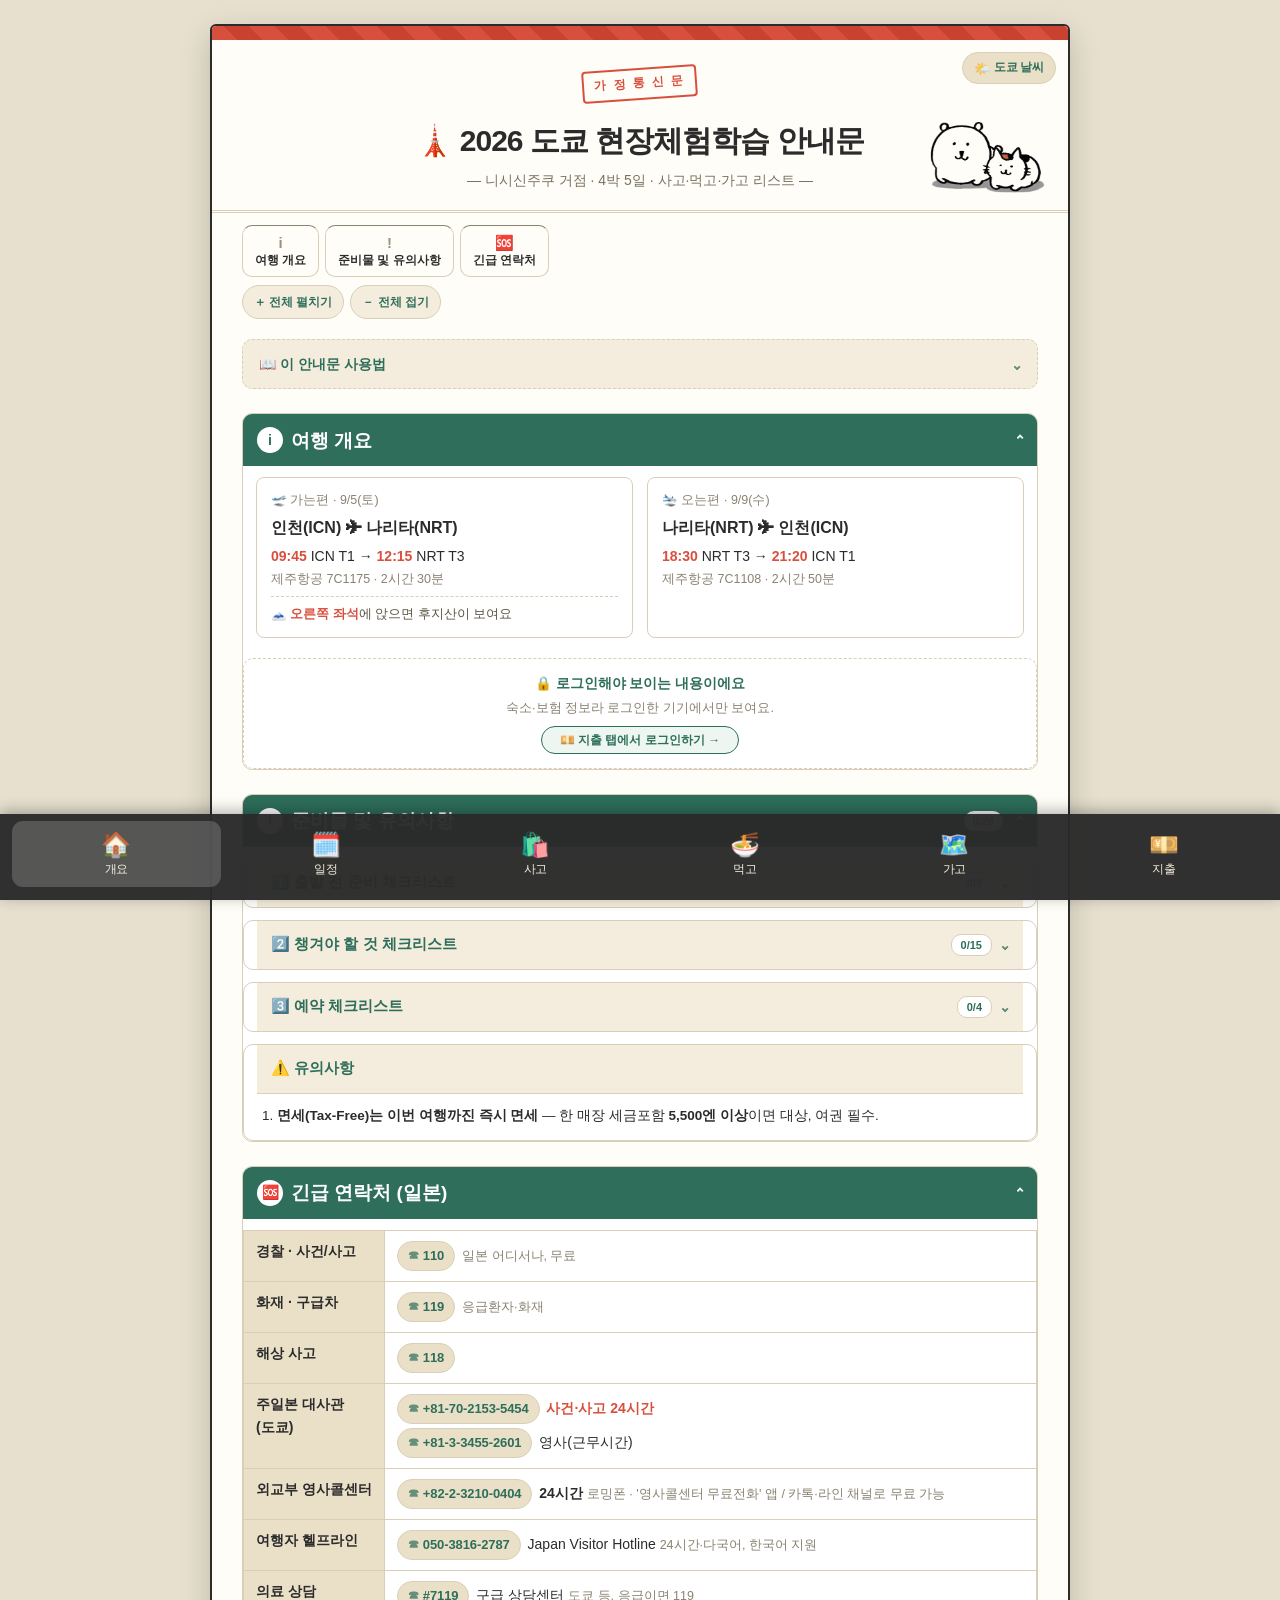
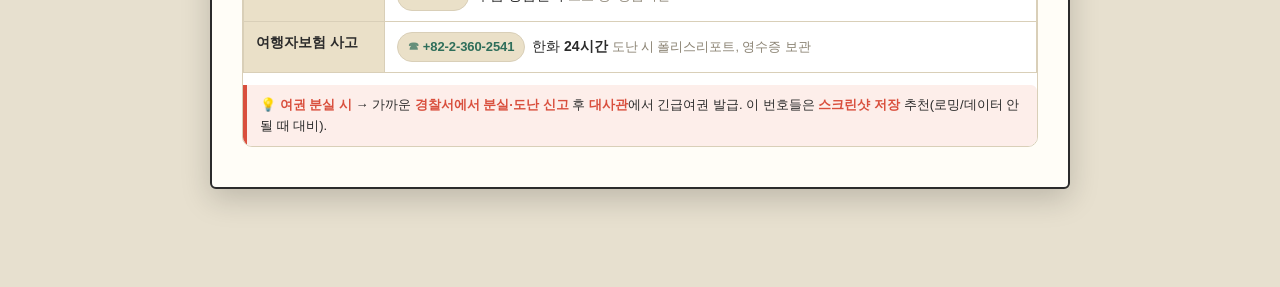
<file: index.html>
<!DOCTYPE html>
<html lang="ko">
<head>
<meta charset="UTF-8">
<meta name="viewport" content="width=device-width, initial-scale=1.0, maximum-scale=1.0, user-scalable=no">
<title>2026 도쿄 현장체험학습 안내문</title>
<meta name="theme-color" content="#e7e0cf">
<meta name="apple-mobile-web-app-capable" content="yes">
<meta name="apple-mobile-web-app-status-bar-style" content="default">
<meta name="apple-mobile-web-app-title" content="도쿄여행">
<link rel="icon" href="data:image/svg+xml,%3Csvg xmlns='http://www.w3.org/2000/svg' viewBox='0 0 100 100'%3E%3Ctext y='.9em' font-size='88'%3E%F0%9F%97%BC%3C/text%3E%3C/svg%3E">
<link rel="apple-touch-icon" href="icon-180.png">
<link rel="manifest" href="manifest.webmanifest">
<link rel="stylesheet" href="assets/style.css?v=144">
</head>
<body data-tab="home">
<div class="sheet">
  <div class="topbar"></div>
  <header>
    <div class="stamp">가 정 통 신 문</div>
    <h1>🗼 2026 도쿄 현장체험학습 안내문</h1>
    <p class="sub">— 니시신주쿠 거점 · 4박 5일 · 사고·먹고·가고 리스트 —</p>
    <!-- 제목 우측 장식 — absolute라 제목 가운데 정렬에 영향을 주지 않는다.
         폭이 좁아 겹칠 만하면 아래 미디어쿼리에서 흐름으로 돌아가 다음 줄에 놓인다. -->
    <div class="duo"><img src="assets/duo.png?v=144" alt="" width="380" height="251"></div>
  </header>

  <details class="banner">
    <summary>📖 이 안내문 사용법</summary>
    <div class="bbody">
    <b>2026년 9월 5일~9일</b> 도쿄 여행 안내문이에요. <b>🛍️ 사고 · 🍜 먹고 · 🗺️ 가고</b> 세 갈래로 나누고,
    각 항목엔 <b>지역 뱃지</b>(<span class="bdg sb" data-demo="1">시부야</span><span class="bdg sj" data-demo="1">신주쿠</span><span class="bdg gz" data-demo="1">긴자</span><span class="bdg nt" data-demo="1">전국</span>)를 달았어요.
    <b>뱃지를 누르면 그 지역 것만</b> 남아요(전국 체인은 항상 표시). 사진·이름 누르면 확대, 📍는 구글맵, 체크박스는 저장.
    하단 바에서 <b>탭을 눌러 이동</b>하고, 헤더 아래 <b>📍지역</b> 바에서 필터를 걸면 탭을 넘어가도 유지돼요. 같은 자리의 <b>✅숨김</b>으로 다녀온 곳 감추기.
    <!-- 이름은 로그인 전엔 별명으로 보인다 — app.js의 paintNames가 [data-nm]을 갈아 끼운다 -->
    쓴 돈은 <b>💴지출</b> 탭에 기록하면 <b><span data-nm="b">햄찌</span>↔<span data-nm="y">감자</span> 정산</b>까지 계산해 줘요.
    </div>
  </details>

  <details class="foldsec" open>
    <summary class="foldhead"><h2><span class="no">i</span> 여행 개요</h2></summary>
    <!-- 항공편은 개인 식별 정보가 없어 잠그지 않는다. 편명·시각만 있고 예약번호는 없다. -->
    <div class="flight">
      <div class="leg"><div class="muted">🛫 가는편 · 9/5(토)</div><div class="route">인천(ICN) ✈ 나리타(NRT)</div><div><b>09:45</b> ICN T1 → <b>12:15</b> NRT T3</div><div class="muted">제주항공 7C1175 · 2시간 30분</div><div class="fuji">🗻 <b>오른쪽 좌석</b>에 앉으면 후지산이 보여요</div></div>
      <div class="leg"><div class="muted">🛬 오는편 · 9/9(수)</div><div class="route">나리타(NRT) ✈ 인천(ICN)</div><div><b>18:30</b> NRT T3 → <b>21:20</b> ICN T1</div><div class="muted">제주항공 7C1108 · 2시간 50분</div></div>
    </div>
    <!-- 참가자 실명·숙소 주소·전화, 보험 증권번호가 들어가는 자리. 내용은 이 파일에 없고
         Supabase의 private_blocks(키: stay-insurance)에서 로그인한 뒤 받아 온다(app.js의 loadSecrets).
         hidden을 미리 걸어 두면 스크립트가 도는 사이 빈 칸이 깜빡이지 않는다. -->
    <div data-authonly="숙소·보험 정보라 로그인한 기기에서만 보여요." data-secret="stay-insurance" hidden></div>
  </details>

  <details class="foldsec" open>
    <summary class="foldhead"><h2><span class="no">!</span> 준비물 및 유의사항</h2></summary>

    <details class="acc">
      <summary><span class="acct">1️⃣ 출발 전 준비 체크리스트</span></summary>
      <div class="accb">
      <p class="ckn">출발까지 <b>25일</b> 남았어요. 위에서부터 순서대로 하면 돼요.</p>
      <div class="ckl" data-cl="prep-before">
      <div class="n"><i class="dd">D-14</i><span><b>eSIM 또는 로밍 확정</b> — 4박 5일 데이터. eSIM은 <b>출발 전 QR 설치만 해두고 현지 도착 후 활성화</b>. 둘 중 한 명은 로밍으로 두면 eSIM 오류 시 백업이 돼요.</span></div>
      <div class="n"><i class="dd">D-14</i><span><b>트래블카드 엔화 충전</b> — 트래블월렛·트래블로그 등. <b>2인 각자 1장씩</b> 만들어 분산(분실·한도 대비). 엔화는 환율 좋을 때 미리 나눠 충전.</span></div>
      <div class="n"><i class="dd">D-10</i><span><b>모바일 Suica / PASMO 등록</b> — 아이폰 지갑에 추가하면 실물 카드 없이 개찰구·편의점 결제 가능. 충전은 트래블카드로. 안드로이드는 실물 카드를 현지에서 구매.</span></div>
      <div class="n"><i class="dd">D-7</i><span><b>Visit Japan Web 등록</b> — 입국심사·세관신고 QR. <b>의무는 아니지만</b> 있으면 나리타 심사줄이 크게 줄어요. <b>2인 각각</b> 계정 등록 후 QR 캡처. <span class="muted">※ JESTA(전자여행허가)는 2028년경 도입 예정이라 이번엔 해당 없음.</span></span></div>
      <div class="n"><i class="dd">D-5</i><span><b>앱 설치 &amp; 로그인</b> — 구글맵(오프라인 지도 도쿄 다운로드) · 파파고/구글번역(카메라 번역) · <b>도쿄디즈니리조트</b>(<b style="color:var(--accent);">결제카드 등록까지</b> — DPA는 앱 결제 전용이라 현금·현장 구매 불가) · <b>ecbo cloak</b> · EPARK · 항공사 앱.</span></div>
      <div class="n"><i class="dd">D-3</i><span><b>오프라인 스크린샷</b> — 여권 사진면 · e티켓 · 보험증권번호 · 숙소 주소(일본어) · <b>긴급 연락처</b>(아래 🆘 표). 데이터가 끊겨도 보이게 사진첩에 저장.</span></div>
      <div class="n"><i class="dd">D-2</i><span><b>태풍·기상 확인</b> — 9월 도쿄는 <b>태풍 시즌</b>. 결항·전철 계획운휴 가능성이 있어 출발 전 예보를 보고, 비 오면 일정표 <b>플랜 B</b>(요코하마 실내)로 전환.</span></div>
      <div class="n"><i class="dd">D-1</i><span><b>온라인 체크인</b> — 제주항공 앱에서 미리. 나리타 <b>제3터미널(T3)</b>은 LCC 전용이라 역이 없어요. 도착·출국 모두 <b>T2까지 도보 약 600m 또는 셔틀</b>, 15분쯤 여유를 두세요.</span></div>
      <div class="n"><i class="dd">D-1</i><span><b>보조배터리 포장</b> — <b>위탁수하물 불가, 기내만</b> 가능. 1인 2개·개당 160Wh 이하, 단자를 절연테이프나 파우치로 감싸 개별 포장. 2026년 4월 규정 개정으로 <b>기내 선반 보관·기내 충전 금지</b>(몸이나 앞주머니에).</span></div>
      </div>
      </div>
    </details>

    <details class="acc">
      <summary><span class="acct">2️⃣ 챙겨야 할 것 체크리스트</span></summary>
      <div class="accb">
      <p class="ckn">9월 도쿄는 <b>낮 30℃ 넘고 습도 높음</b>, 아침저녁만 선선. 여름옷 기준으로 싸고 얇은 겉옷 하나.</p>
      <div class="ckl" data-cl="prep-pack">
      <div class="n"><i class="dd doc">서류</i><span><b>여권 · 여권 사본</b> — 사본은 캐리어에 따로. <b>면세(Tax-Free)엔 여권 실물 필수</b>라 쇼핑 날엔 꼭 들고 나가기.</span></div>
      <div class="n"><i class="dd doc">서류</i><span><b>e티켓 · VJW QR · 보험증권</b> — 종이 1부씩 있으면 폰이 죽어도 안전.</span></div>
      <div class="n"><i class="dd pay">결제</i><span><b>트래블카드 2장 + 예비 신용카드</b> — 2인이 각자 나눠 소지. 한 장은 캐리어 보관.</span></div>
      <div class="n"><i class="dd pay">결제</i><span><b>엔화 현금 3~5만엔</b> — 일본도 대부분 카드가 되지만 <b>노포·빙수·소규모 식당은 현금 전용</b>(코오리야 피스 등). 자판기·사찰 배관료·동전 코인락커도 현금.</span></div>
      <div class="n"><i class="dd pay">결제</i><span><b>동전 지갑</b> — 1엔·5엔 잔돈이 순식간에 쌓여요. 작은 파우치 하나면 충분.</span></div>
      <div class="n"><i class="dd elec">전자</i><span><b>돼지코(플러그 어댑터) 2~3개</b> — 일본은 <b>100V·납작한 A타입</b>이라 한국 둥근 플러그가 안 들어가요. 요즘 충전기는 100~240V 프리볼트라 <b>변압기는 불필요</b>, 모양만 바꿔주면 됩니다.</span></div>
      <div class="n"><i class="dd elec">전자</i><span><b>멀티탭 1개 + 케이블</b> — 호텔 콘센트가 부족해요. 돼지코 1개에 멀티탭을 물리면 2인이 한 번에 충전.</span></div>
      <div class="n"><i class="dd elec">전자</i><span><b>보조배터리</b> — 하루 종일 지도·번역·사진이라 배터리가 빨리 닳아요. 기내 반입만 가능(위 규정 참고).</span></div>
      <div class="n"><i class="dd med">상비약</i><span><b>진통제 · 소화제 · 지사제 · 밴드</b> — 낯선 음식과 하루 2만보. <b>슈도에페드린·코데인 성분 감기약은 제외</b>.</span></div>
      <div class="n"><i class="dd med">상비약</i><span><b>발 물집 밴드 · 근육 파스</b> — 도쿄는 환승 도보가 길어요. 있으면 여행 후반이 편해집니다.</span></div>
      <div class="n"><i class="dd wear">의류</i><span><b>반팔 위주 + 얇은 가디건/셔츠 1</b> — 실내 냉방이 세고, 비 오면 기온이 뚝 떨어져요.</span></div>
      <div class="n"><i class="dd wear">의류</i><span><b>접이식 우산 · 얇은 우비</b> — 9월 소나기·태풍 대비. 우비는 디즈니(9/8)에서도 유용 — <b>스플래시 마운틴이 9/14까지 「흠뻑 젖는 MAX」 한정 연출</b> 중이라 <b>갈아입을 옷</b>도 한 벌 챙기면 좋아요.</span></div>
      <div class="n"><i class="dd etc">기타</i><span><b>에코백 · 접이식 보조가방</b> — 일본도 <b>비닐봉투 유료</b>. 쇼핑 짐 늘어날 9/9 대비용 보조가방도 하나.</span></div>
      <div class="n"><i class="dd etc">기타</i><span><b>자외선차단제 · 휴대용 선풍기 · 쿨링타월</b> — 9월에도 30℃ 넘는 날이 흔해요. 디즈니 야외 대기엔 필수급.</span></div>
      <div class="n"><i class="dd etc">기타</i><span><b>지퍼백 몇 장</b> — 젖은 옷·먹다 남은 간식·영수증 정리(면세·보험 청구용) 겸용.</span></div>
      </div>
      </div>
    </details>

    <details class="acc">
      <summary><span class="acct">3️⃣ 예약 체크리스트</span></summary>
      <div class="accb">
      <div class="ckl" data-cl="prep-book">
      <div class="n"><i class="dd done">완료</i><span><b>항공권 · 숙소 · 여행자보험</b> — 제주항공 7C1175/7C1108 · <span data-secret="stay-hotel">숙소</span> · 한화손보. <span class="muted">위 여행 개요 참고.</span></span></div>
      <div class="n"><i class="dd done">완료</i><span><b>도쿄 디즈니랜드 (9/8 화)</b> — 티켓 확보 완료. <b>앱에 티켓을 미리 연동하고 QR을 캡처</b>해 두세요. 프리미어 액세스(DPA)·스탠바이 패스는 <b>입장 후 당일 앱</b>에서만 발권됩니다. DPA는 <b>결제 후 60분 쿨다운</b>이 있어 하루 3~4개가 한계라, 입장하자마자 <b>둘이 각자 다른 어트랙션을</b> 나눠 잡는 게 유리해요.</span></div>
      <div class="n"><i class="dd must">권장</i><span><b>로망스카 특급권 (9/6 일, 가마쿠라·에노시마)</b> — 오다큐 앱 또는 신주쿠역. 일요일 오전은 금방 매진되니 <b>며칠 전 예약</b>. 좌석 지정이라 앉아서 갑니다.</span></div>
      <div class="n"><i class="dd must">권장</i><span><b>ecbo cloak 짐 보관 (9/9, 시부야역)</b> — 앱에서 <b>사전 예약</b>. 출국 당일 캐리어를 끌고 쇼핑할 순 없어요. 코인락커는 만석일 확률이 높습니다.</span></div>
      </div>
      </div>
    </details>

    <!-- 유의사항만 접지 않는다 — 늘 눈에 보여야 하는 내용이라 details 대신 고정 블록. -->
    <div class="acc">
      <div class="acch"><span class="acct">⚠️ 유의사항</span></div>
      <div class="accb">
      <ol class="notes">
      <li><b>면세(Tax-Free)는 이번 여행까진 즉시 면세</b> — 한 매장 세금포함 <b>5,500엔 이상</b>이면 대상, 여권 필수.</li>
      </ol>
      </div>
    </div>
  </details>

  <details class="foldsec" id="sec-sos" open>
    <summary class="foldhead"><h2><span class="no">🆘</span> 긴급 연락처 (일본)</h2></summary>
    <table class="ov">
      <tr><th>경찰 · 사건/사고</th><td><a class="tel" href="tel:110">110</a> <span class="muted">일본 어디서나, 무료</span></td></tr>
      <tr><th>화재 · 구급차</th><td><a class="tel" href="tel:119">119</a> <span class="muted">응급환자·화재</span></td></tr>
      <tr><th>해상 사고</th><td><a class="tel" href="tel:118">118</a></td></tr>
      <tr><th>주일본 대사관<br>(도쿄)</th><td><span class="telrow"><a class="tel" href="tel:+817021535454">+81-70-2153-5454</a> <b style="color:var(--accent);">사건·사고 24시간</b></span><span class="telrow"><a class="tel" href="tel:+81334552601">+81-3-3455-2601</a> 영사(근무시간)</span></td></tr>
      <tr><th>외교부 영사콜센터</th><td><a class="tel" href="tel:+82232100404">+82-2-3210-0404</a> <b>24시간</b> <span class="muted">로밍폰 · '영사콜센터 무료전화' 앱 / 카톡·라인 채널로 무료 가능</span></td></tr>
      <tr><th>여행자 헬프라인</th><td><a class="tel" href="tel:+815038162787">050-3816-2787</a> Japan Visitor Hotline <span class="muted">24시간·다국어, 한국어 지원</span></td></tr>
      <tr><th>의료 상담</th><td><a class="tel" href="tel:%237119">#7119</a> 구급 상담센터 <span class="muted">도쿄 등. 응급이면 119</span></td></tr>
      <tr><th>여행자보험 사고</th><td><a class="tel" href="tel:+8223602541">+82-2-360-2541</a> 한화 <b>24시간</b> <span class="muted">도난 시 폴리스리포트, 영수증 보관</span></td></tr>
    </table>
    <div class="warn">💡 <b>여권 분실 시</b> → 가까운 <b>경찰서에서 분실·도난 신고</b> 후 <b>대사관</b>에서 긴급여권 발급. 이 번호들은 <b>스크린샷 저장</b> 추천(로밍/데이터 안 될 때 대비).</div>
  </details>

</div>
<script src="assets/app.js?v=144"></script>
</body>
</html>
</file>
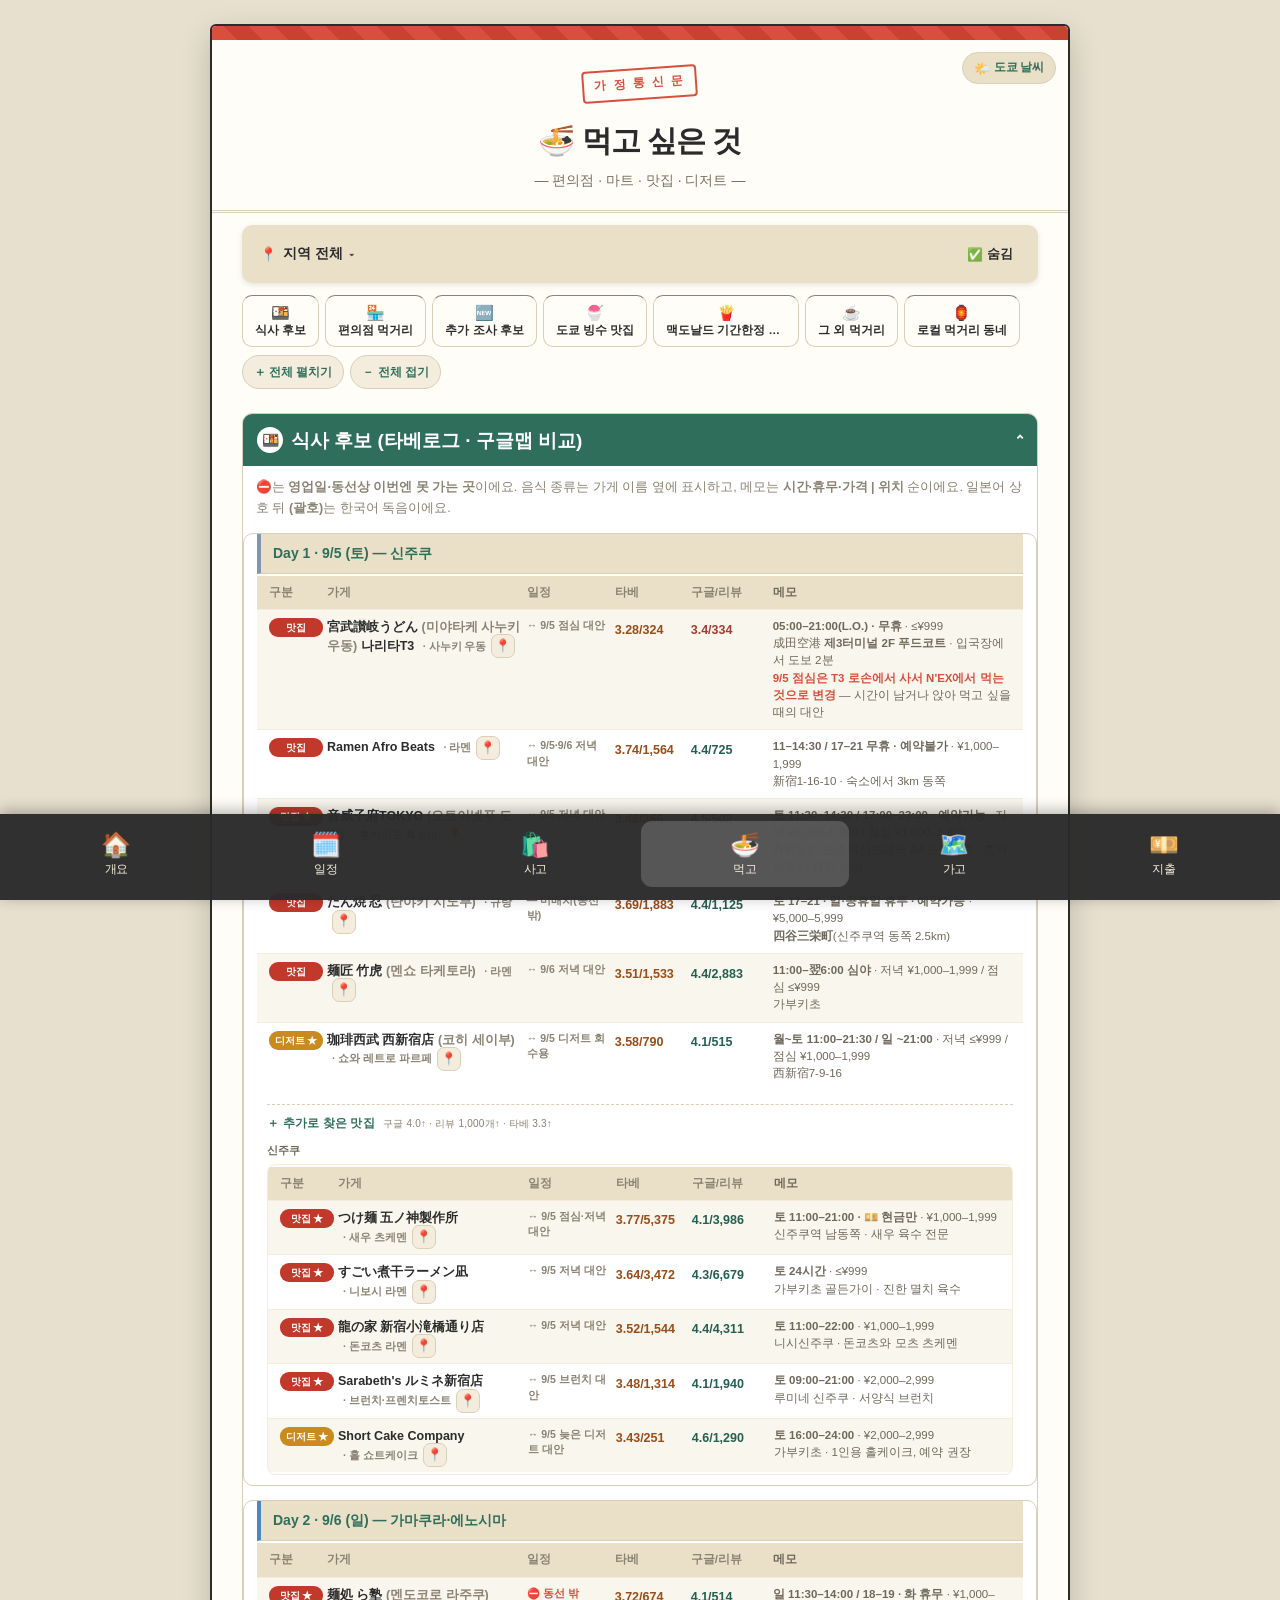
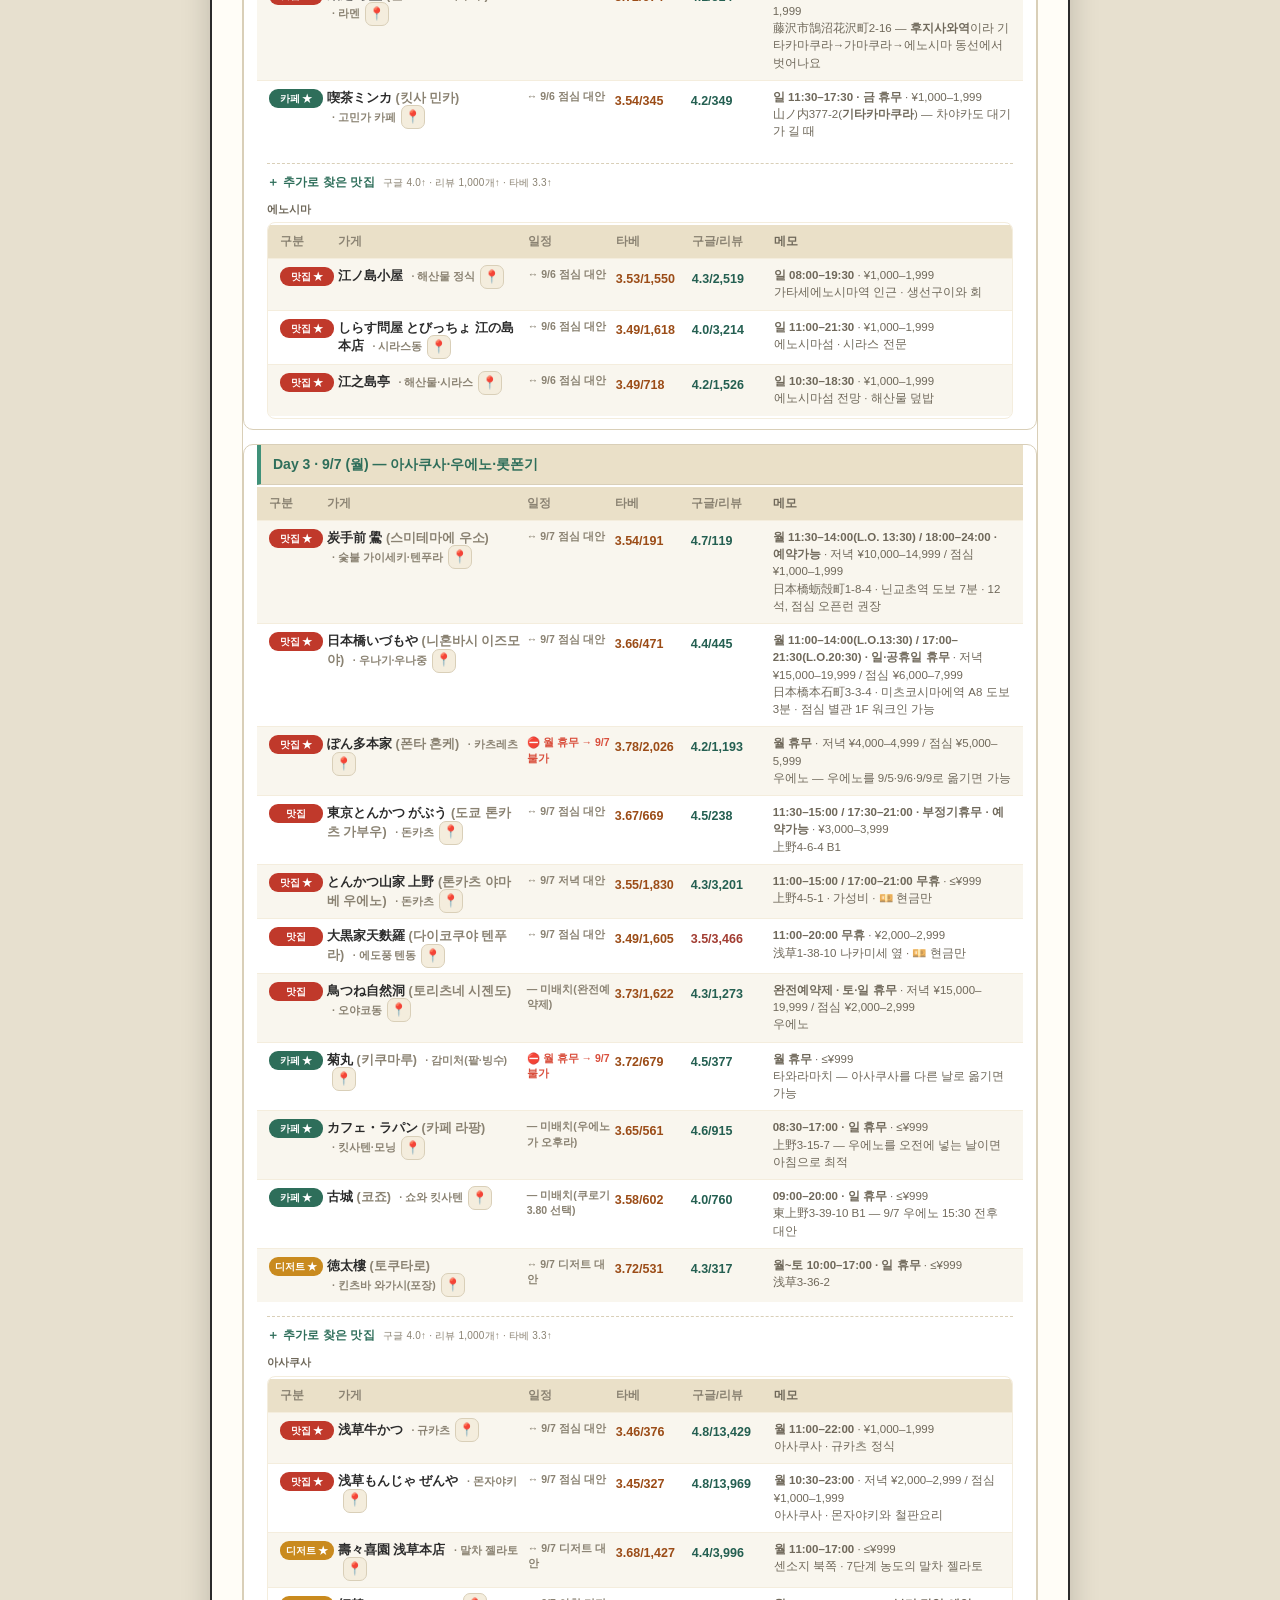
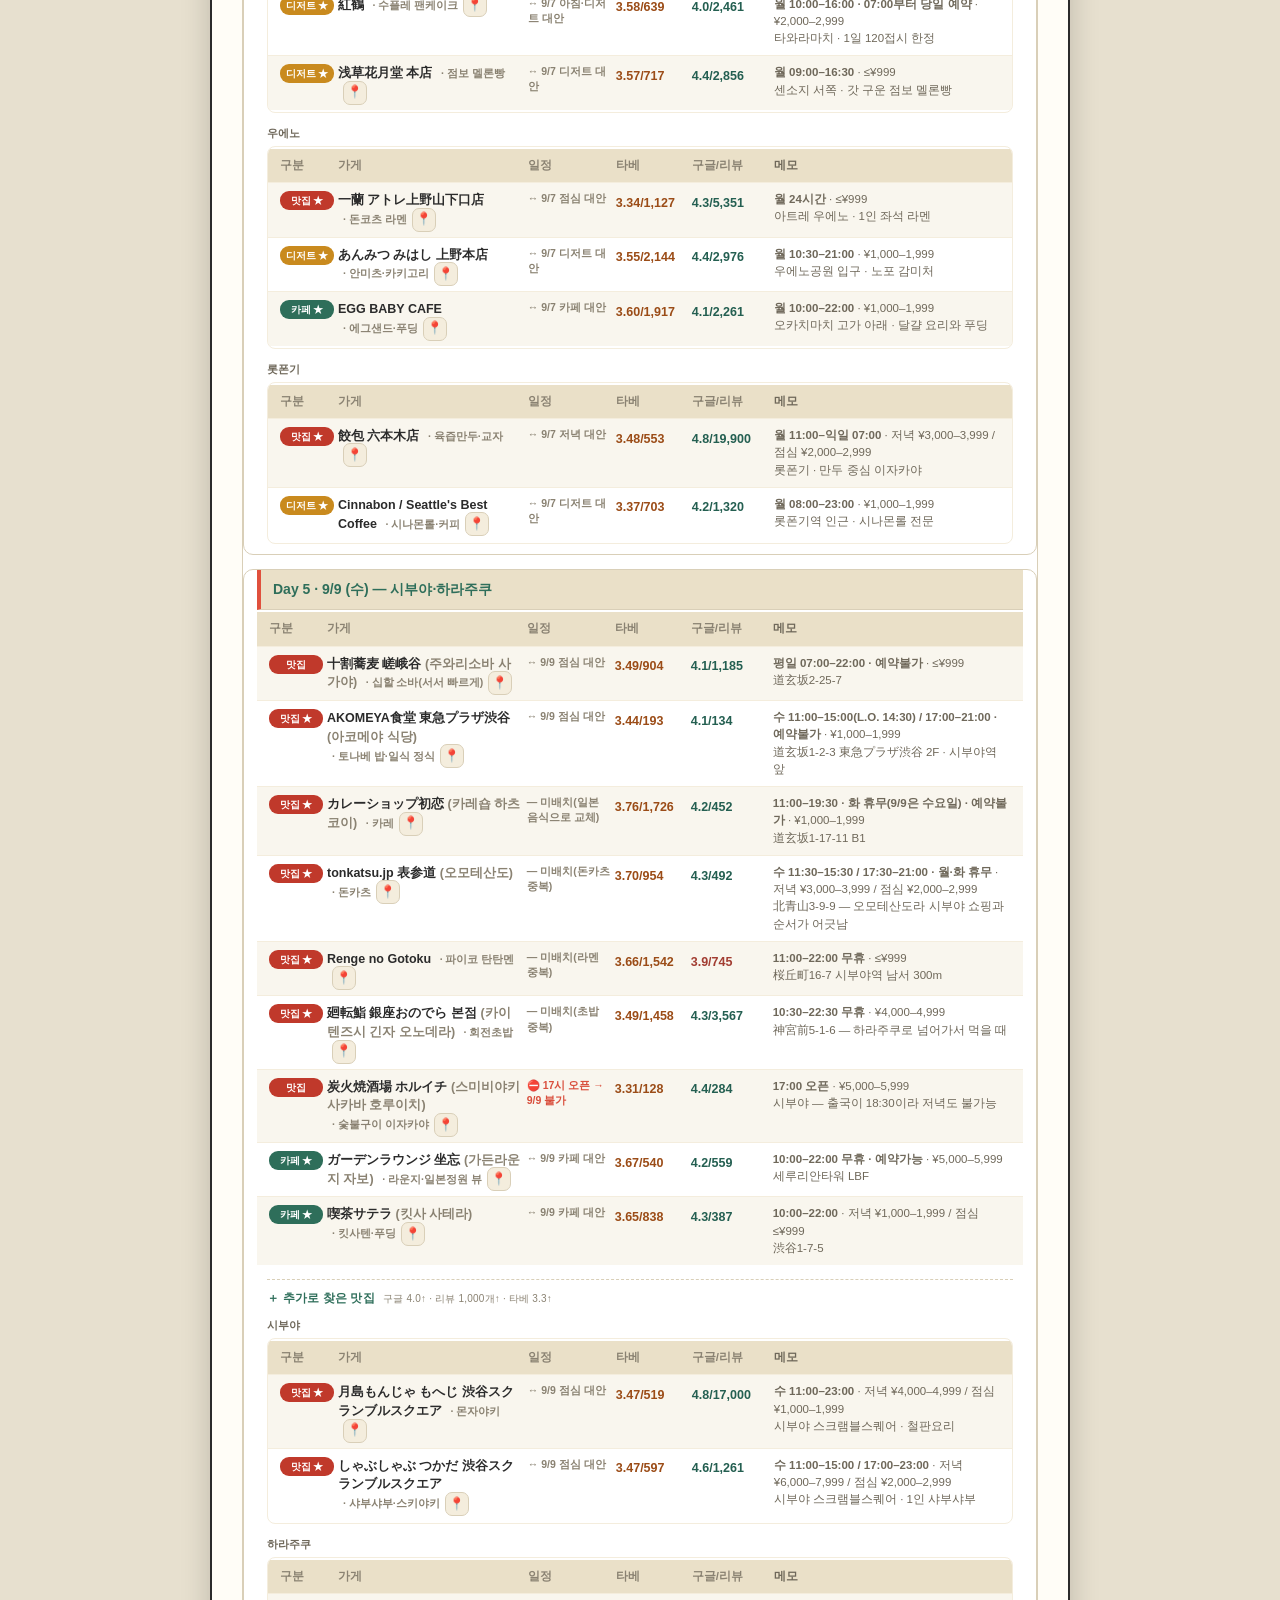
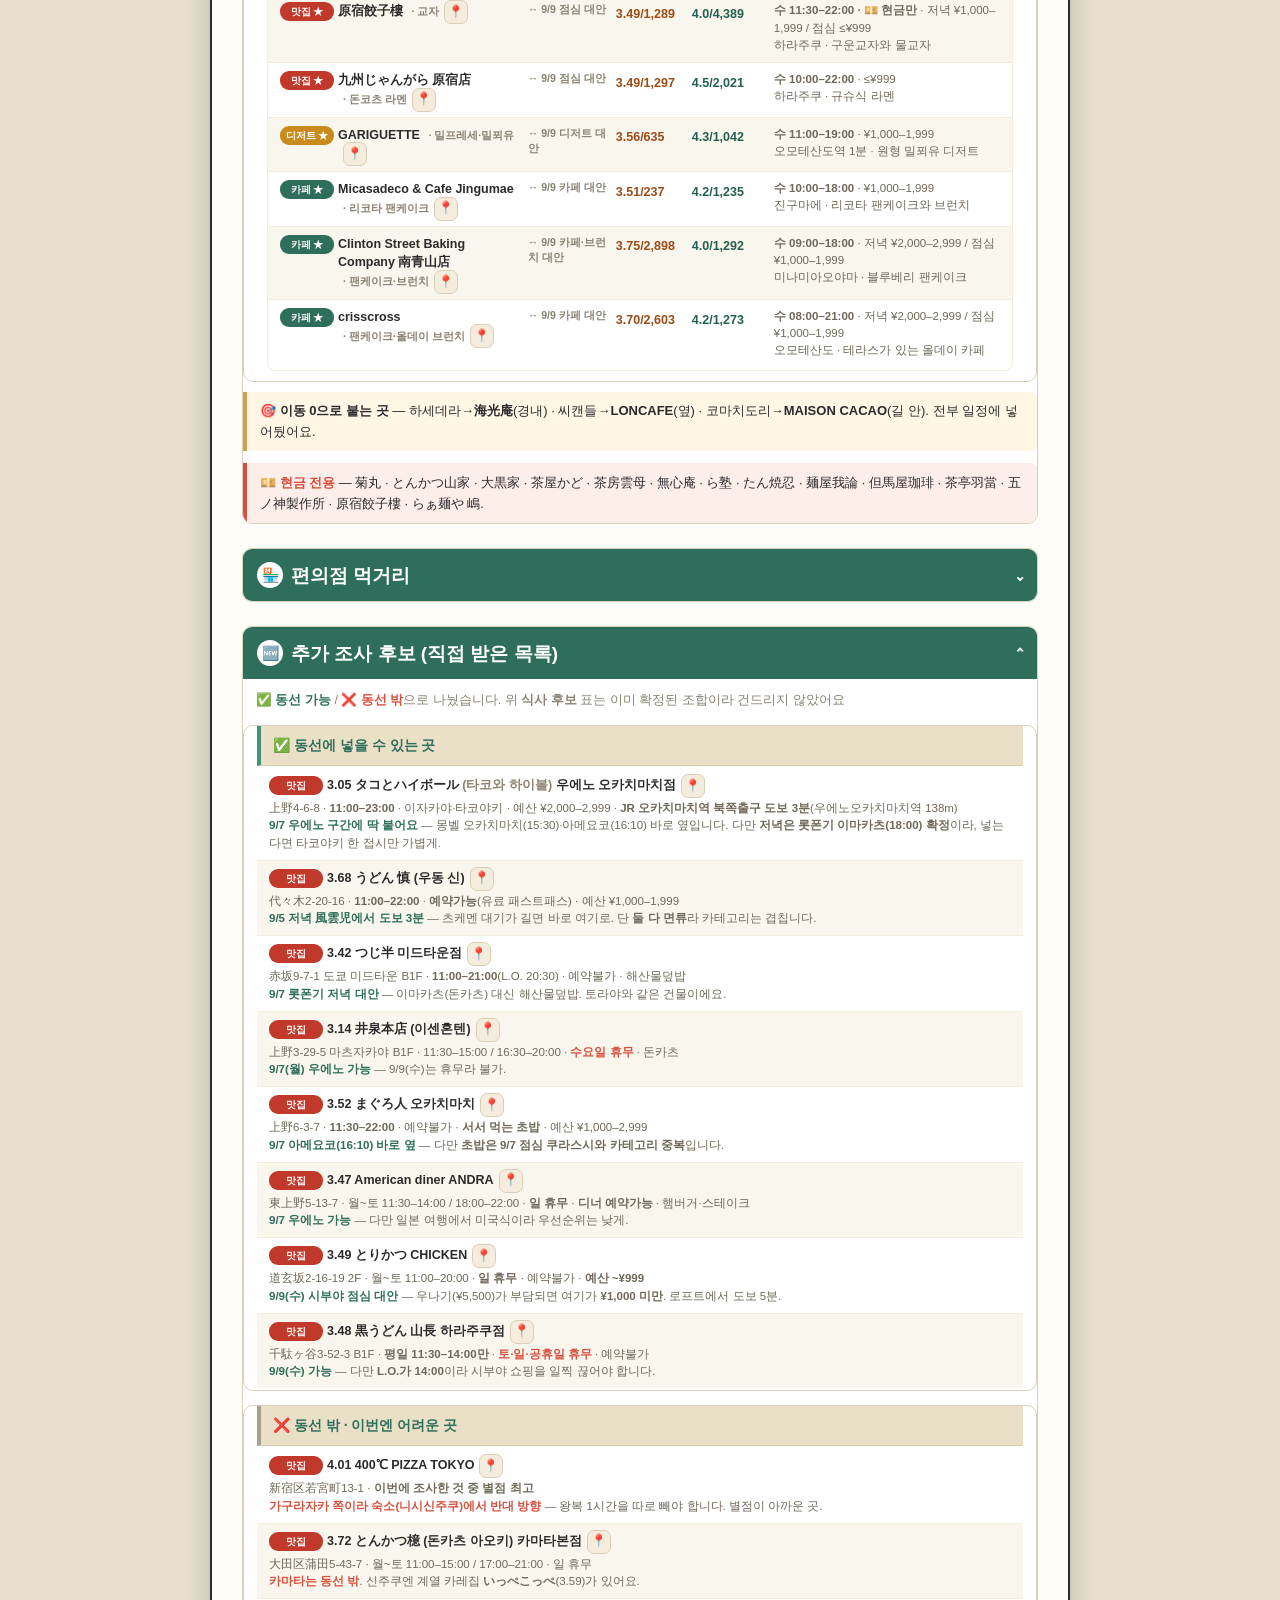
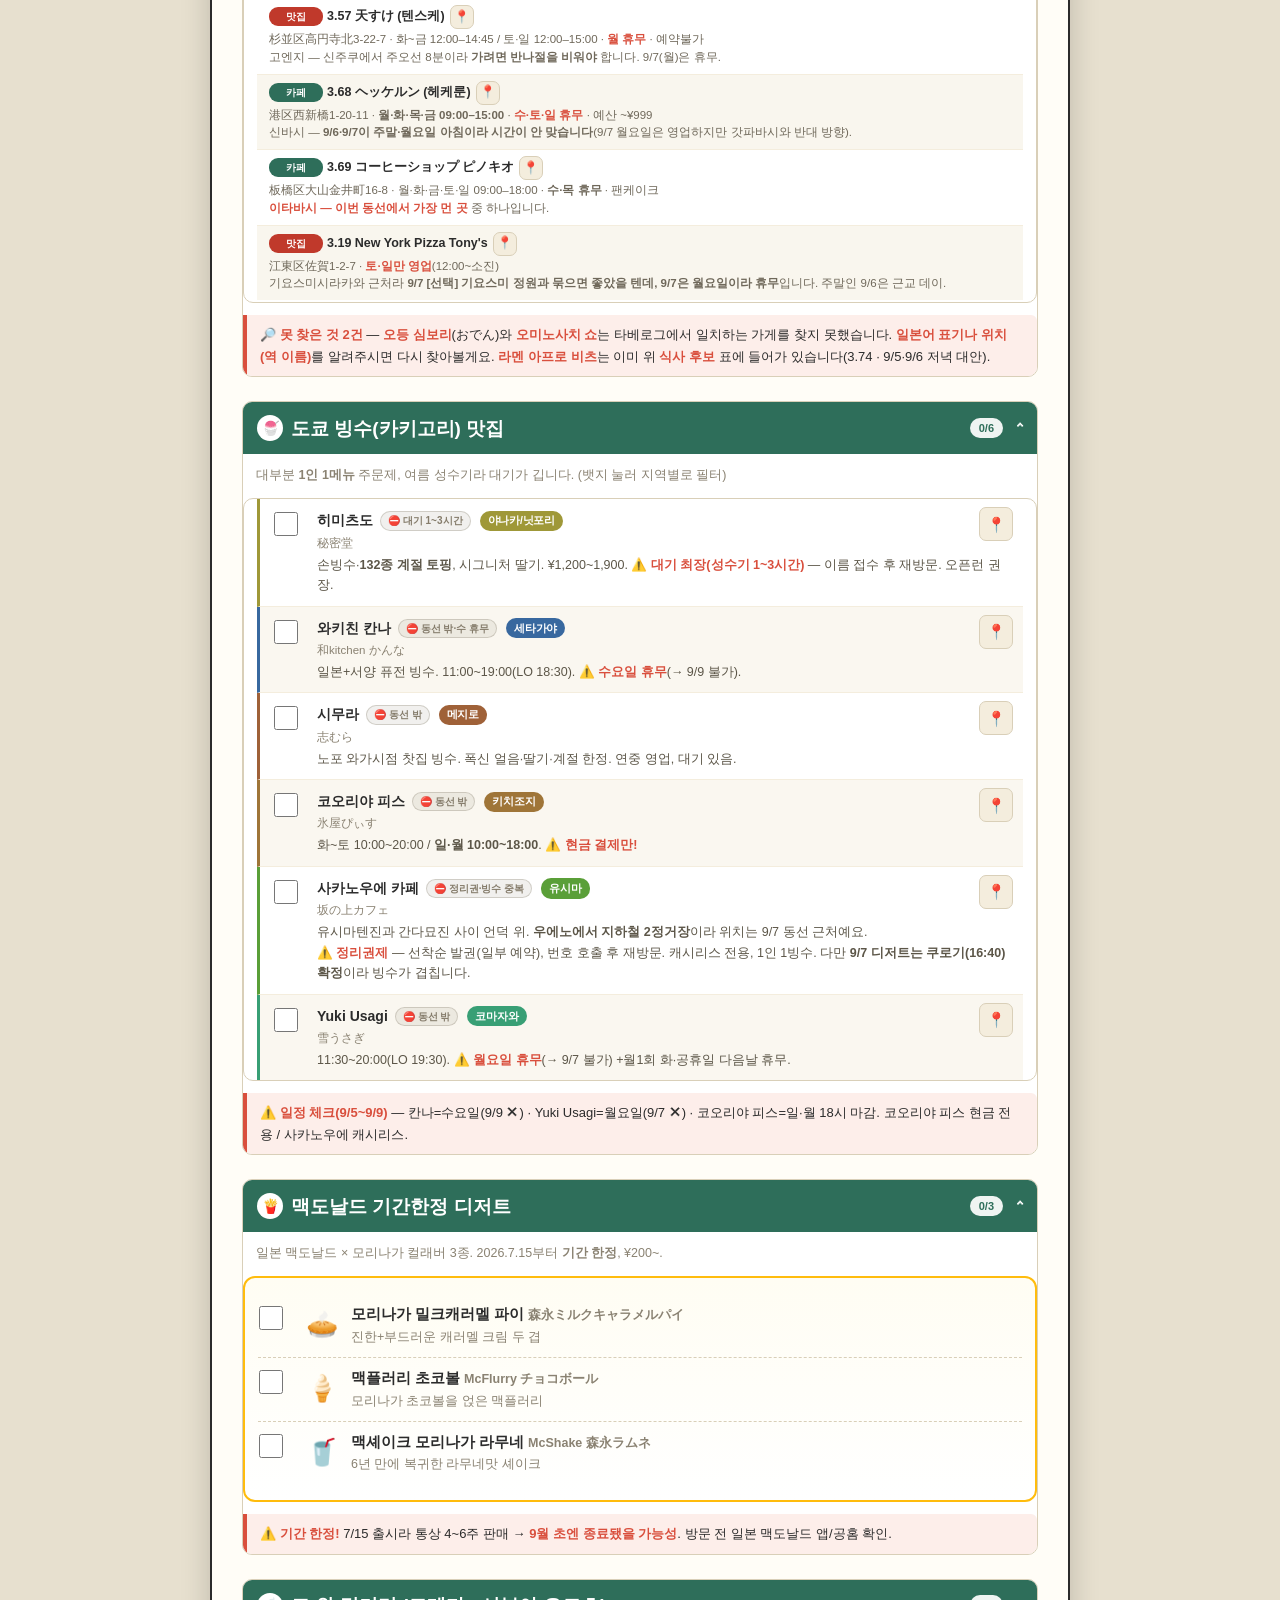
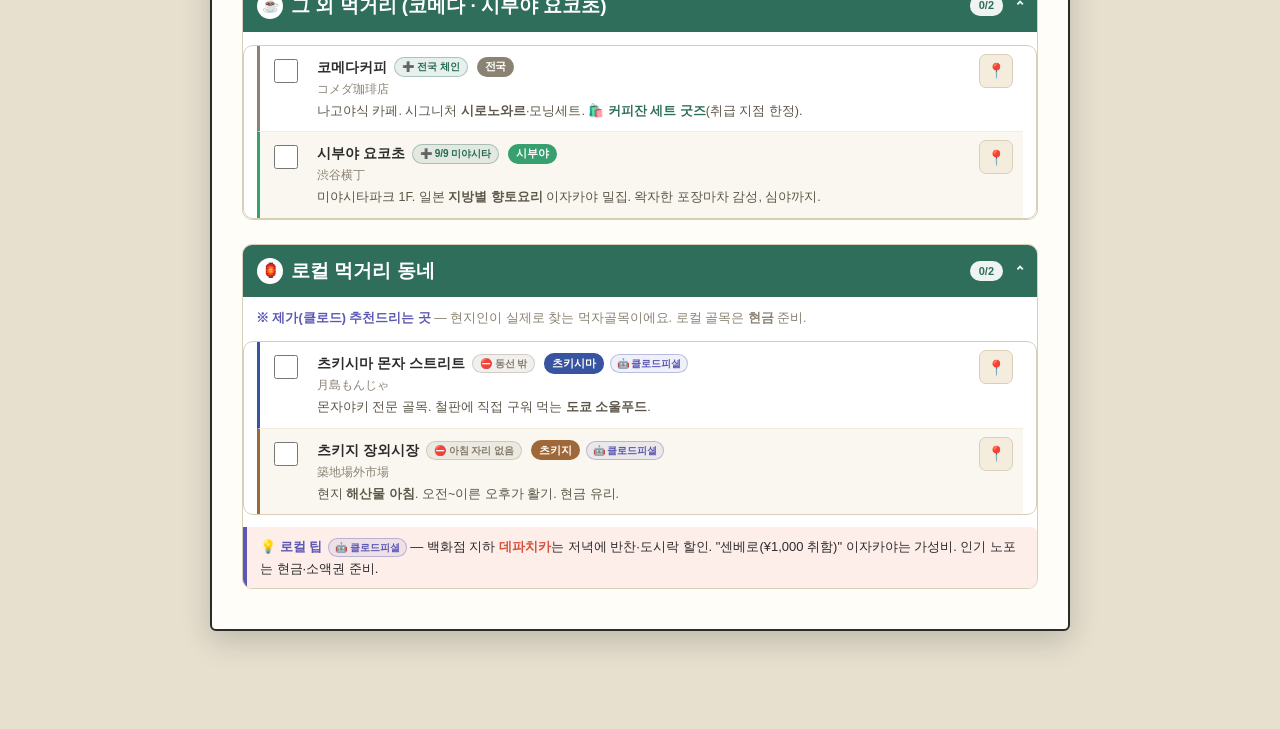
<file: pages/eat.html>
<!DOCTYPE html>
<html lang="ko">
<head>
<meta charset="UTF-8">
<meta name="viewport" content="width=device-width, initial-scale=1.0, maximum-scale=1.0, user-scalable=no">
<title>🍜 먹고 싶은 것 · 2026 도쿄</title>
<meta name="theme-color" content="#e7e0cf">
<meta name="apple-mobile-web-app-capable" content="yes">
<meta name="apple-mobile-web-app-status-bar-style" content="default">
<meta name="apple-mobile-web-app-title" content="도쿄여행">
<link rel="icon" href="data:image/svg+xml,%3Csvg xmlns='http://www.w3.org/2000/svg' viewBox='0 0 100 100'%3E%3Ctext y='.9em' font-size='88'%3E%F0%9F%97%BC%3C/text%3E%3C/svg%3E">
<link rel="apple-touch-icon" href="../icon-180.png">
<link rel="manifest" href="../manifest.webmanifest">
<link rel="stylesheet" href="../assets/style.css?v=144">
</head>
<body data-tab="eat">
<div class="sheet">
  <div class="topbar"></div>
  <header>
    <div class="stamp">가 정 통 신 문</div>
    <h1>🍜 먹고 싶은 것</h1>
    <p class="sub">— 편의점 · 마트 · 맛집 · 디저트 —</p>
  </header>

  <details class="foldsec" data-solo="1" id="sec-meal" open>
    <summary class="foldhead"><h2><span class="no">🍱</span> 식사 후보 (타베로그 · 구글맵 비교)</h2></summary>
    <p class="muted"><b style="color:var(--accent);">⛔</b>는 <b>영업일·동선상 이번엔 못 가는 곳</b>이에요. 음식 종류는 가게 이름 옆에 표시하고, 메모는 <b>시간·휴무·가격 | 위치</b> 순이에요. 일본어 상호 뒤 <span class="krn">(괄호)</span>는 한국어 독음이에요.</p>

    <div class="mday"><div class="mdh" style="--mdh-c:#8195ad;">Day 1 · 9/5 (토) — 신주쿠</div>
      <div class="mtb"><div class="mrow mh"><span>구분</span><span>가게</span><span>일정</span><span>타베/리뷰</span><span>구글/리뷰</span><span>메모</span></div>
        <div class="mrow" id="m-efeae58c"><span class="mc eat">맛집</span><span data-mapq="宮武讃岐うどん 成田空港第3ターミナル店">宮武讃岐うどん <span class="krn">(미야타케 사누키 우동)</span> 나리타T3 <span class="foodtype">사누키 우동</span></span><span class="status"><b class="altm">↔ 9/5 점심 대안</b></span><span class="metric tabe">3.28/324</span><span class="metric google low">3.4/334</span><span><b>05:00–21:00(L.O.) · 무휴</b> · <span class="tabe-price">≤¥999</span><br>成田空港 <b>제3터미널 2F 푸드코트</b> · 입국장에서 도보 2분<br><b style="color:var(--accent);">9/5 점심은 T3 로손에서 사서 N'EX에서 먹는 것으로 변경</b> — 시간이 남거나 앉아 먹고 싶을 때의 대안</span></div>
        <div class="mrow" id="m-566b0001"><span class="mc eat">맛집</span><span data-mapq="Ramen Afro Beats 新宿">Ramen Afro Beats <span class="foodtype">라멘</span></span><span class="status"><b class="altm">↔ 9/5·9/6 저녁 대안</b></span><span class="metric tabe">3.74/1,564</span><span class="metric google">4.4/725</span><span><b>11–14:30 / 17–21 무휴 · 예약불가</b> · <span class="tabe-price">¥1,000–1,999</span><br>新宿1-16-10 · 숙소에서 3km 동쪽</span></div>
        <div class="mrow" id="m-6415a685"><span class="mc eat">맛집 ★</span><span data-mapq="音威子府TOKYO 四谷三丁目">音威子府TOKYO <span class="krn">(오토이넷푸 도쿄)</span> <span class="foodtype">홋카이도 흑소바</span></span><span class="status"><b class="altm">↔ 9/5 저녁 대안</b></span><span class="metric tabe">3.48/366</span><span class="metric google">4.5/502</span><span><b>토 11:30–14:30 / 17:00–23:00 · 예약가능</b> · <span class="tabe-price">저녁 ¥5,000–5,999 / 점심 ¥1,000–1,999</span><br>舟町3-6 · 요츠야산초메역 A4 도보 2분 · 홋카이도산 검은 소바</span></div>
        <div class="mrow" id="m-cc3dfb9e"><span class="mc eat">맛집</span><span data-mapq="たん焼 忍 四谷">たん焼 忍 <span class="krn">(탄야키 시노부)</span> <span class="foodtype">규탕</span></span><span class="status"><b class="altm">— 미배치(동선 밖)</b></span><span class="metric tabe">3.69/1,883</span><span class="metric google">4.4/1,125</span><span><b>토 17–21 · 일·공휴일 휴무 · 예약가능</b> · <span class="tabe-price">¥5,000–5,999</span><br><b>四谷三栄町</b>(신주쿠역 동쪽 2.5km)</span></div>
        <div class="mrow" id="m-4051b48f"><span class="mc eat">맛집</span><span data-mapq="麺匠 竹虎 歌舞伎町">麺匠 竹虎 <span class="krn">(멘쇼 타케토라)</span> <span class="foodtype">라멘</span></span><span class="status"><b class="altm">↔ 9/6 저녁 대안</b></span><span class="metric tabe">3.51/1,533</span><span class="metric google">4.4/2,883</span><span><b>11:00–翌6:00 심야</b> · <span class="tabe-price">저녁 ¥1,000–1,999 / 점심 ≤¥999</span><br>가부키초</span></div>
        <div class="mrow" id="m-eefc9029"><span class="mc des">디저트 ★</span><span data-mapq="珈琲西武 西新宿店">珈琲西武 西新宿店 <span class="krn">(코히 세이부)</span> <span class="foodtype">쇼와 레트로 파르페</span></span><span class="status"><b class="altm">↔ 9/5 디저트 회수용</b></span><span class="metric tabe">3.58/790</span><span class="metric google">4.1/515</span><span><b>월~토 11:00–21:30 / 일 ~21:00</b> · <span class="tabe-price">저녁 ≤¥999 / 점심 ¥1,000–1,999</span><br>西新宿7-9-16</span></div>
      </div>
    <div class="madd">
      <div class="madd-title">＋ 추가로 찾은 맛집 <span class="madd-note">구글 4.0↑ · 리뷰 1,000개↑ · 타베 3.3↑</span></div>
      <div class="madd-area">신주쿠</div>
      <div class="mtb madd-table"><div class="mrow mh"><span>구분</span><span>가게</span><span>일정</span><span>타베/리뷰</span><span>구글/리뷰</span><span>메모</span></div>
        <div class="mrow" id="m-f288e776"><span class="mc eat">맛집 ★</span><span data-mapq="つけ麺 五ノ神製作所">つけ麺 五ノ神製作所 <span class="foodtype">새우 츠케멘</span></span><span class="status"><b class="altm">↔ 9/5 점심·저녁 대안</b></span><span class="metric tabe">3.77/5,375</span><span class="metric google">4.1/3,986</span><span><b>토 11:00–21:00 · 💴 현금만</b> · <span class="tabe-price">¥1,000–1,999</span><br>신주쿠역 남동쪽 · 새우 육수 전문</span></div>
        <div class="mrow" id="m-b8704f2c"><span class="mc eat">맛집 ★</span><span data-mapq="すごい煮干ラーメン凪 新宿ゴールデン街店本館">すごい煮干ラーメン凪 <span class="foodtype">니보시 라멘</span></span><span class="status"><b class="altm">↔ 9/5 저녁 대안</b></span><span class="metric tabe">3.64/3,472</span><span class="metric google">4.3/6,679</span><span><b>토 24시간</b> · <span class="tabe-price">≤¥999</span><br>가부키초 골든가이 · 진한 멸치 육수</span></div>
        <div class="mrow" id="m-5631db5d"><span class="mc eat">맛집 ★</span><span data-mapq="龍の家 新宿小滝橋通り店">龍の家 新宿小滝橋通り店 <span class="foodtype">돈코츠 라멘</span></span><span class="status"><b class="altm">↔ 9/5 저녁 대안</b></span><span class="metric tabe">3.52/1,544</span><span class="metric google">4.4/4,311</span><span><b>토 11:00–22:00</b> · <span class="tabe-price">¥1,000–1,999</span><br>니시신주쿠 · 돈코츠와 모츠 츠케멘</span></div>
        <div class="mrow" id="m-57b9a286"><span class="mc eat">맛집 ★</span><span data-mapq="Sarabeth's ルミネ新宿店">Sarabeth's ルミネ新宿店 <span class="foodtype">브런치·프렌치토스트</span></span><span class="status"><b class="altm">↔ 9/5 브런치 대안</b></span><span class="metric tabe">3.48/1,314</span><span class="metric google">4.1/1,940</span><span><b>토 09:00–21:00</b> · <span class="tabe-price">¥2,000–2,999</span><br>루미네 신주쿠 · 서양식 브런치</span></div>
<div class="mrow" id="m-e4a2ef1f"><span class="mc des">디저트 ★</span><span data-mapq="Short Cake Company 新宿">Short Cake Company <span class="foodtype">홀 쇼트케이크</span></span><span class="status"><b class="altm">↔ 9/5 늦은 디저트 대안</b></span><span class="metric tabe">3.43/251</span><span class="metric google">4.6/1,290</span><span><b>토 16:00–24:00</b> · <span class="tabe-price">¥2,000–2,999</span><br>가부키초 · 1인용 홀케이크, 예약 권장</span></div>
      </div>
    </div>
    </div>

    <div class="mday"><div class="mdh" style="--mdh-c:#4a86c5;">Day 2 · 9/6 (일) — 가마쿠라·에노시마</div>
      <div class="mtb"><div class="mrow mh"><span>구분</span><span>가게</span><span>일정</span><span>타베/리뷰</span><span>구글/리뷰</span><span>메모</span></div>
      <div class="mrow" id="m-f7789672"><span class="mc eat">맛집 ★</span><span data-mapq="麺処 ら塾 藤沢">麺処 ら塾 <span class="krn">(멘도코로 라주쿠)</span> <span class="foodtype">라멘</span></span><span class="status"><b style="color:var(--accent);">⛔ 동선 밖</b></span><span class="metric tabe">3.72/674</span><span class="metric google">4.1/514</span><span><b>일 11:30–14:00 / 18–19 · 화 휴무</b> · <span class="tabe-price">¥1,000–1,999</span><br>藤沢市鵠沼花沢町2-16 — <b>후지사와역</b>이라 기타카마쿠라→가마쿠라→에노시마 동선에서 벗어나요</span></div>
        <div class="mrow" id="m-cc505da3"><span class="mc cafe">카페 ★</span><span data-mapq="喫茶ミンカ 北鎌倉">喫茶ミンカ <span class="krn">(킷사 민카)</span> <span class="foodtype">고민가 카페</span></span><span class="status"><b class="altm">↔ 9/6 점심 대안</b></span><span class="metric tabe">3.54/345</span><span class="metric google">4.2/349</span><span><b>일 11:30–17:30 · 금 휴무</b> · <span class="tabe-price">¥1,000–1,999</span><br>山ノ内377-2(<b>기타카마쿠라</b>) — 차야카도 대기가 길 때</span></div>
      </div>
    <div class="madd">
      <div class="madd-title">＋ 추가로 찾은 맛집 <span class="madd-note">구글 4.0↑ · 리뷰 1,000개↑ · 타베 3.3↑</span></div>
      <div class="madd-area">에노시마</div>
      <div class="mtb madd-table"><div class="mrow mh"><span>구분</span><span>가게</span><span>일정</span><span>타베/리뷰</span><span>구글/리뷰</span><span>메모</span></div>
        <div class="mrow" id="m-20dbf817"><span class="mc eat">맛집 ★</span><span data-mapq="江ノ島小屋">江ノ島小屋 <span class="foodtype">해산물 정식</span></span><span class="status"><b class="altm">↔ 9/6 점심 대안</b></span><span class="metric tabe">3.53/1,550</span><span class="metric google">4.3/2,519</span><span><b>일 08:00–19:30</b> · <span class="tabe-price">¥1,000–1,999</span><br>가타세에노시마역 인근 · 생선구이와 회</span></div>
        <div class="mrow" id="m-159d18fa"><span class="mc eat">맛집 ★</span><span data-mapq="しらす問屋 とびっちょ 江の島本店">しらす問屋 とびっちょ 江の島本店 <span class="foodtype">시라스동</span></span><span class="status"><b class="altm">↔ 9/6 점심 대안</b></span><span class="metric tabe">3.49/1,618</span><span class="metric google">4.0/3,214</span><span><b>일 11:00–21:30</b> · <span class="tabe-price">¥1,000–1,999</span><br>에노시마섬 · 시라스 전문</span></div>
        <div class="mrow" id="m-57601e15"><span class="mc eat">맛집 ★</span><span data-mapq="江之島亭">江之島亭 <span class="foodtype">해산물·시라스</span></span><span class="status"><b class="altm">↔ 9/6 점심 대안</b></span><span class="metric tabe">3.49/718</span><span class="metric google">4.2/1,526</span><span><b>일 10:30–18:30</b> · <span class="tabe-price">¥1,000–1,999</span><br>에노시마섬 전망 · 해산물 덮밥</span></div>
      </div>
    </div>
    </div>

    <div class="mday"><div class="mdh" style="--mdh-c:#3f9179;">Day 3 · 9/7 (월) — 아사쿠사·우에노·롯폰기</div>
      <div class="mtb"><div class="mrow mh"><span>구분</span><span>가게</span><span>일정</span><span>타베/리뷰</span><span>구글/리뷰</span><span>메모</span></div>
      <div class="mrow" id="m-d1351795"><span class="mc eat">맛집 ★</span><span data-mapq="炭手前 鷽 日本橋蛎殻町">炭手前 鷽 <span class="krn">(스미테마에 우소)</span> <span class="foodtype">숯불 가이세키·텐푸라</span></span><span class="status"><b class="altm">↔ 9/7 점심 대안</b></span><span class="metric tabe">3.54/191</span><span class="metric google">4.7/119</span><span><b>월 11:30–14:00(L.O. 13:30) / 18:00–24:00 · 예약가능</b> · <span class="tabe-price">저녁 ¥10,000–14,999 / 점심 ¥1,000–1,999</span><br>日本橋蛎殻町1-8-4 · 닌교초역 도보 7분 · 12석, 점심 오픈런 권장</span></div>
        <div class="mrow" id="m-775b7403"><span class="mc eat">맛집 ★</span><span data-mapq="日本橋いづもや 本店">日本橋いづもや <span class="krn">(니혼바시 이즈모야)</span> <span class="foodtype">우나기·우나중</span></span><span class="status"><b class="altm">↔ 9/7 점심 대안</b></span><span class="metric tabe">3.66/471</span><span class="metric google">4.4/445</span><span><b>월 11:00–14:00(L.O.13:30) / 17:00–21:30(L.O.20:30) · 일·공휴일 휴무</b> · <span class="tabe-price">저녁 ¥15,000–19,999 / 점심 ¥6,000–7,999</span><br>日本橋本石町3-3-4 · 미츠코시마에역 A8 도보 3분 · 점심 별관 1F 워크인 가능</span></div>
        <div class="mrow" id="m-30a4b6d3"><span class="mc eat">맛집 ★</span><span data-mapq="ぽん多本家 上野">ぽん多本家 <span class="krn">(폰타 혼케)</span> <span class="foodtype">카츠레츠</span></span><span class="status"><b style="color:var(--accent);">⛔ 월 휴무 → 9/7 불가</b></span><span class="metric tabe">3.78/2,026</span><span class="metric google">4.2/1,193</span><span><b>월 휴무</b> · <span class="tabe-price">저녁 ¥4,000–4,999 / 점심 ¥5,000–5,999</span><br>우에노 — 우에노를 9/5·9/6·9/9로 옮기면 가능</span></div>
        <div class="mrow" id="m-e17b07b6"><span class="mc eat">맛집</span><span data-mapq="東京とんかつ がぶう 上野">東京とんかつ がぶう <span class="krn">(도쿄 톤카츠 가부우)</span> <span class="foodtype">돈카츠</span></span><span class="status"><b class="altm">↔ 9/7 점심 대안</b></span><span class="metric tabe">3.67/669</span><span class="metric google">4.5/238</span><span><b>11:30–15:00 / 17:30–21:00 · 부정기휴무 · 예약가능</b> · <span class="tabe-price">¥3,000–3,999</span><br>上野4-6-4 B1</span></div>
        <div class="mrow" id="m-2e7818b4"><span class="mc eat">맛집 ★</span><span data-mapq="とんかつ山家 上野店">とんかつ山家 上野 <span class="krn">(톤카츠 야마베 우에노)</span> <span class="foodtype">돈카츠</span></span><span class="status"><b class="altm">↔ 9/7 저녁 대안</b></span><span class="metric tabe">3.55/1,830</span><span class="metric google">4.3/3,201</span><span><b>11:00–15:00 / 17:00–21:00 무휴</b> · <span class="tabe-price">≤¥999</span><br>上野4-5-1 · 가성비 · 💴 현금만</span></div>
        <div class="mrow" id="m-6ea1f159"><span class="mc eat">맛집</span><span data-mapq="大黒家天麩羅 本店 浅草">大黒家天麩羅 <span class="krn">(다이코쿠야 텐푸라)</span> <span class="foodtype">에도풍 텐동</span></span><span class="status"><b class="altm">↔ 9/7 점심 대안</b></span><span class="metric tabe">3.49/1,605</span><span class="metric google low">3.5/3,466</span><span><b>11:00–20:00 무휴</b> · <span class="tabe-price">¥2,000–2,999</span><br>浅草1-38-10 나카미세 옆 · 💴 현금만</span></div>
        <div class="mrow" id="m-1da32d1a"><span class="mc eat">맛집</span><span data-mapq="鳥つね自然洞 上野">鳥つね自然洞 <span class="krn">(토리츠네 시젠도)</span> <span class="foodtype">오야코동</span></span><span class="status"><b class="altm">— 미배치(완전예약제)</b></span><span class="metric tabe">3.73/1,622</span><span class="metric google">4.3/1,273</span><span><b>완전예약제 · 토·일 휴무</b> · <span class="tabe-price">저녁 ¥15,000–19,999 / 점심 ¥2,000–2,999</span><br>우에노</span></div>
        <div class="mrow" id="m-ca70e4d1"><span class="mc cafe">카페 ★</span><span data-mapq="菊丸 浅草 田原町">菊丸 <span class="krn">(키쿠마루)</span> <span class="foodtype">감미처(팥·빙수)</span></span><span class="status"><b style="color:var(--accent);">⛔ 월 휴무 → 9/7 불가</b></span><span class="metric tabe">3.72/679</span><span class="metric google">4.5/377</span><span><b>월 휴무</b> · <span class="tabe-price">≤¥999</span><br>타와라마치 — 아사쿠사를 다른 날로 옮기면 가능</span></div>
        <div class="mrow" id="m-1fa49fdf"><span class="mc cafe">카페 ★</span><span data-mapq="カフェ・ラパン 上野">カフェ・ラパン <span class="krn">(카페 라팡)</span> <span class="foodtype">킷사텐·모닝</span></span><span class="status"><b class="altm">— 미배치(우에노가 오후라)</b></span><span class="metric tabe">3.65/561</span><span class="metric google">4.6/915</span><span><b>08:30–17:00 · 일 휴무</b> · <span class="tabe-price">≤¥999</span><br>上野3-15-7 — 우에노를 오전에 넣는 날이면 아침으로 최적</span></div>
        <div class="mrow" id="m-c59098cc"><span class="mc cafe">카페 ★</span><span data-mapq="古城 東上野">古城 <span class="krn">(코죠)</span> <span class="foodtype">쇼와 킷사텐</span></span><span class="status"><b class="altm">— 미배치(쿠로기 3.80 선택)</b></span><span class="metric tabe">3.58/602</span><span class="metric google">4.0/760</span><span><b>09:00–20:00 · 일 휴무</b> · <span class="tabe-price">≤¥999</span><br>東上野3-39-10 B1 — 9/7 우에노 15:30 전후 대안</span></div>
        <div class="mrow" id="m-a7e7a88f"><span class="mc des">디저트 ★</span><span data-mapq="徳太樓 浅草">徳太樓 <span class="krn">(토쿠타로)</span> <span class="foodtype">킨츠바 와가시(포장)</span></span><span class="status"><b class="altm">↔ 9/7 디저트 대안</b></span><span class="metric tabe">3.72/531</span><span class="metric google">4.3/317</span><span><b>월~토 10:00–17:00 · 일 휴무</b> · <span class="tabe-price">≤¥999</span><br>浅草3-36-2</span></div>
      </div>
    <div class="madd">
      <div class="madd-title">＋ 추가로 찾은 맛집 <span class="madd-note">구글 4.0↑ · 리뷰 1,000개↑ · 타베 3.3↑</span></div>
      <div class="madd-area">아사쿠사</div>
      <div class="mtb madd-table"><div class="mrow mh"><span>구분</span><span>가게</span><span>일정</span><span>타베/리뷰</span><span>구글/리뷰</span><span>메모</span></div>
        <div class="mrow" id="m-18184066"><span class="mc eat">맛집 ★</span><span data-mapq="浅草牛かつ">浅草牛かつ <span class="foodtype">규카츠</span></span><span class="status"><b class="altm">↔ 9/7 점심 대안</b></span><span class="metric tabe">3.46/376</span><span class="metric google">4.8/13,429</span><span><b>월 11:00–22:00</b> · <span class="tabe-price">¥1,000–1,999</span><br>아사쿠사 · 규카츠 정식</span></div>
        <div class="mrow" id="m-d55092fb"><span class="mc eat">맛집 ★</span><span data-mapq="浅草もんじゃ ぜんや">浅草もんじゃ ぜんや <span class="foodtype">몬자야키</span></span><span class="status"><b class="altm">↔ 9/7 점심 대안</b></span><span class="metric tabe">3.45/327</span><span class="metric google">4.8/13,969</span><span><b>월 10:30–23:00</b> · <span class="tabe-price">저녁 ¥2,000–2,999 / 점심 ¥1,000–1,999</span><br>아사쿠사 · 몬자야키와 철판요리</span></div>
<div class="mrow" id="m-32a0e96e"><span class="mc des">디저트 ★</span><span data-mapq="壽々喜園 浅草本店">壽々喜園 浅草本店 <span class="foodtype">말차 젤라토</span></span><span class="status"><b class="altm">↔ 9/7 디저트 대안</b></span><span class="metric tabe">3.68/1,427</span><span class="metric google">4.4/3,996</span><span><b>월 11:00–17:00</b> · <span class="tabe-price">≤¥999</span><br>센소지 북쪽 · 7단계 농도의 말차 젤라토</span></div>
<div class="mrow" id="m-c0a90514"><span class="mc des">디저트 ★</span><span data-mapq="紅鶴 浅草">紅鶴 <span class="foodtype">수플레 팬케이크</span></span><span class="status"><b class="altm">↔ 9/7 아침·디저트 대안</b></span><span class="metric tabe">3.58/639</span><span class="metric google">4.0/2,461</span><span><b>월 10:00–16:00 · 07:00부터 당일 예약</b> · <span class="tabe-price">¥2,000–2,999</span><br>타와라마치 · 1일 120접시 한정</span></div>
<div class="mrow" id="m-d52b6507"><span class="mc des">디저트 ★</span><span data-mapq="浅草花月堂 本店">浅草花月堂 本店 <span class="foodtype">점보 멜론빵</span></span><span class="status"><b class="altm">↔ 9/7 디저트 대안</b></span><span class="metric tabe">3.57/717</span><span class="metric google">4.4/2,856</span><span><b>월 09:00–16:30</b> · <span class="tabe-price">≤¥999</span><br>센소지 서쪽 · 갓 구운 점보 멜론빵</span></div>
      </div>
      <div class="madd-area">우에노</div>
      <div class="mtb madd-table"><div class="mrow mh"><span>구분</span><span>가게</span><span>일정</span><span>타베/리뷰</span><span>구글/리뷰</span><span>메모</span></div>
        <div class="mrow" id="m-48c8b67f"><span class="mc eat">맛집 ★</span><span data-mapq="一蘭 アトレ上野山下口店">一蘭 アトレ上野山下口店 <span class="foodtype">돈코츠 라멘</span></span><span class="status"><b class="altm">↔ 9/7 점심 대안</b></span><span class="metric tabe">3.34/1,127</span><span class="metric google">4.3/5,351</span><span><b>월 24시간</b> · <span class="tabe-price">≤¥999</span><br>아트레 우에노 · 1인 좌석 라멘</span></div>
<div class="mrow" id="m-ba79a4cd"><span class="mc des">디저트 ★</span><span data-mapq="あんみつ みはし 上野本店">あんみつ みはし 上野本店 <span class="foodtype">안미츠·카키고리</span></span><span class="status"><b class="altm">↔ 9/7 디저트 대안</b></span><span class="metric tabe">3.55/2,144</span><span class="metric google">4.4/2,976</span><span><b>월 10:30–21:00</b> · <span class="tabe-price">¥1,000–1,999</span><br>우에노공원 입구 · 노포 감미처</span></div>
<div class="mrow" id="m-6be64877"><span class="mc cafe">카페 ★</span><span data-mapq="EGG BABY CAFE 御徒町">EGG BABY CAFE <span class="foodtype">에그샌드·푸딩</span></span><span class="status"><b class="altm">↔ 9/7 카페 대안</b></span><span class="metric tabe">3.60/1,917</span><span class="metric google">4.1/2,261</span><span><b>월 10:00–22:00</b> · <span class="tabe-price">¥1,000–1,999</span><br>오카치마치 고가 아래 · 달걀 요리와 푸딩</span></div>
      </div>
      <div class="madd-area">롯폰기</div>
      <div class="mtb madd-table"><div class="mrow mh"><span>구분</span><span>가게</span><span>일정</span><span>타베/리뷰</span><span>구글/리뷰</span><span>메모</span></div>
        <div class="mrow" id="m-48951a03"><span class="mc eat">맛집 ★</span><span data-mapq="餃包 六本木店">餃包 六本木店 <span class="foodtype">육즙만두·교자</span></span><span class="status"><b class="altm">↔ 9/7 저녁 대안</b></span><span class="metric tabe">3.48/553</span><span class="metric google">4.8/19,900</span><span><b>월 11:00–익일 07:00</b> · <span class="tabe-price">저녁 ¥3,000–3,999 / 점심 ¥2,000–2,999</span><br>롯폰기 · 만두 중심 이자카야</span></div>
<div class="mrow" id="m-678eea2f"><span class="mc des">디저트 ★</span><span data-mapq="Cinnabon Seattle's Best Coffee Roppongi">Cinnabon / Seattle's Best Coffee <span class="foodtype">시나몬롤·커피</span></span><span class="status"><b class="altm">↔ 9/7 디저트 대안</b></span><span class="metric tabe">3.37/703</span><span class="metric google">4.2/1,320</span><span><b>월 08:00–23:00</b> · <span class="tabe-price">¥1,000–1,999</span><br>롯폰기역 인근 · 시나몬롤 전문</span></div>
      </div>
    </div>
    </div>

    <div class="mday"><div class="mdh" style="--mdh-c:#e0503d;">Day 5 · 9/9 (수) — 시부야·하라주쿠</div>
      <div class="mtb"><div class="mrow mh"><span>구분</span><span>가게</span><span>일정</span><span>타베/리뷰</span><span>구글/리뷰</span><span>메모</span></div>
        <div class="mrow" id="m-83999c6c"><span class="mc eat">맛집</span><span data-mapq="十割蕎麦 嵯峨谷 渋谷東急本店前店">十割蕎麦 嵯峨谷 <span class="krn">(주와리소바 사가야)</span> <span class="foodtype">십할 소바(서서 빠르게)</span></span><span class="status"><b class="altm">↔ 9/9 점심 대안</b></span><span class="metric tabe">3.49/904</span><span class="metric google">4.1/1,185</span><span><b>평일 07:00–22:00 · 예약불가</b> · <span class="tabe-price">≤¥999</span><br>道玄坂2-25-7</span></div>
        <div class="mrow" id="m-64e1c42a"><span class="mc eat">맛집 ★</span><span data-mapq="AKOMEYA食堂 東急プラザ渋谷">AKOMEYA食堂 東急プラザ渋谷 <span class="krn">(아코메야 식당)</span> <span class="foodtype">토나베 밥·일식 정식</span></span><span class="status"><b class="altm">↔ 9/9 점심 대안</b></span><span class="metric tabe">3.44/193</span><span class="metric google">4.1/134</span><span><b>수 11:00–15:00(L.O. 14:30) / 17:00–21:00 · 예약불가</b> · <span class="tabe-price">¥1,000–1,999</span><br>道玄坂1-2-3 東急プラザ渋谷 2F · 시부야역 앞</span></div>
        <div class="mrow" id="m-8aa4b74d"><span class="mc eat">맛집 ★</span><span data-mapq="カレーショップ初恋 渋谷">カレーショップ初恋 <span class="krn">(카레숍 하츠코이)</span> <span class="foodtype">카레</span></span><span class="status"><b class="altm">— 미배치(일본 음식으로 교체)</b></span><span class="metric tabe">3.76/1,726</span><span class="metric google">4.2/452</span><span><b>11:00–19:30 · 화 휴무(9/9은 수요일) · 예약불가</b> · <span class="tabe-price">¥1,000–1,999</span><br>道玄坂1-17-11 B1</span></div>
        <div class="mrow" id="m-993c6a47"><span class="mc eat">맛집 ★</span><span data-mapq="tonkatsu.jp 表参道">tonkatsu.jp 表参道 <span class="krn">(오모테산도)</span> <span class="foodtype">돈카츠</span></span><span class="status"><b class="altm">— 미배치(돈카츠 중복)</b></span><span class="metric tabe">3.70/954</span><span class="metric google">4.3/492</span><span><b>수 11:30–15:30 / 17:30–21:00 · 월·화 휴무</b> · <span class="tabe-price">저녁 ¥3,000–3,999 / 점심 ¥2,000–2,999</span><br>北青山3-9-9 — 오모테산도라 시부야 쇼핑과 순서가 어긋남</span></div>
        <div class="mrow" id="m-07d3626a"><span class="mc eat">맛집 ★</span><span data-mapq="Renge no Gotoku 渋谷">Renge no Gotoku <span class="foodtype">파이코 탄탄멘</span></span><span class="status"><b class="altm">— 미배치(라멘 중복)</b></span><span class="metric tabe">3.66/1,542</span><span class="metric google low">3.9/745</span><span><b>11:00–22:00 무휴</b> · <span class="tabe-price">≤¥999</span><br>桜丘町16-7 시부야역 남서 300m</span></div>
        <div class="mrow" id="m-4ed9cfed"><span class="mc eat">맛집 ★</span><span data-mapq="廻転鮨 銀座おのでら 本店 表参道">廻転鮨 銀座おのでら 본점 <span class="krn">(카이텐즈시 긴자 오노데라)</span> <span class="foodtype">회전초밥</span></span><span class="status"><b class="altm">— 미배치(초밥 중복)</b></span><span class="metric tabe">3.49/1,458</span><span class="metric google">4.3/3,567</span><span><b>10:30–22:30 무휴</b> · <span class="tabe-price">¥4,000–4,999</span><br>神宮前5-1-6 — 하라주쿠로 넘어가서 먹을 때</span></div>
        <div class="mrow" id="m-69992dfc"><span class="mc eat">맛집</span><span data-mapq="炭火焼酒場 ホルイチ 渋谷">炭火焼酒場 ホルイチ <span class="krn">(스미비야키 사카바 호루이치)</span> <span class="foodtype">숯불구이 이자카야</span></span><span class="status"><b style="color:var(--accent);">⛔ 17시 오픈 → 9/9 불가</b></span><span class="metric tabe">3.31/128</span><span class="metric google">4.4/284</span><span><b>17:00 오픈</b> · <span class="tabe-price">¥5,000–5,999</span><br>시부야 — 출국이 18:30이라 저녁도 불가능</span></div>
        <div class="mrow" id="m-fb705b41"><span class="mc cafe">카페 ★</span><span data-mapq="ガーデンラウンジ 坐忘 セルリアンタワー">ガーデンラウンジ 坐忘 <span class="krn">(가든라운지 자보)</span> <span class="foodtype">라운지·일본정원 뷰</span></span><span class="status"><b class="altm">↔ 9/9 카페 대안</b></span><span class="metric tabe">3.67/540</span><span class="metric google">4.2/559</span><span><b>10:00–22:00 무휴 · 예약가능</b> · <span class="tabe-price">¥5,000–5,999</span><br>세루리안타워 LBF</span></div>
        <div class="mrow" id="m-929111ad"><span class="mc cafe">카페 ★</span><span data-mapq="喫茶サテラ 渋谷">喫茶サテラ <span class="krn">(킷사 사테라)</span> <span class="foodtype">킷사텐·푸딩</span></span><span class="status"><b class="altm">↔ 9/9 카페 대안</b></span><span class="metric tabe">3.65/838</span><span class="metric google">4.3/387</span><span><b>10:00–22:00</b> · <span class="tabe-price">저녁 ¥1,000–1,999 / 점심 ≤¥999</span><br>渋谷1-7-5</span></div>
      </div>
    <div class="madd">
      <div class="madd-title">＋ 추가로 찾은 맛집 <span class="madd-note">구글 4.0↑ · 리뷰 1,000개↑ · 타베 3.3↑</span></div>
      <div class="madd-area">시부야</div>
      <div class="mtb madd-table"><div class="mrow mh"><span>구분</span><span>가게</span><span>일정</span><span>타베/리뷰</span><span>구글/리뷰</span><span>메모</span></div>
        <div class="mrow" id="m-8666dfb1"><span class="mc eat">맛집 ★</span><span data-mapq="月島もんじゃ もへじ 渋谷スクランブルスクエア">月島もんじゃ もへじ 渋谷スクランブルスクエア <span class="foodtype">몬자야키</span></span><span class="status"><b class="altm">↔ 9/9 점심 대안</b></span><span class="metric tabe">3.47/519</span><span class="metric google">4.8/17,000</span><span><b>수 11:00–23:00</b> · <span class="tabe-price">저녁 ¥4,000–4,999 / 점심 ¥1,000–1,999</span><br>시부야 스크램블스퀘어 · 철판요리</span></div>
        <div class="mrow" id="m-6ffd5a3d"><span class="mc eat">맛집 ★</span><span data-mapq="しゃぶしゃぶ つかだ 渋谷スクランブルスクエア">しゃぶしゃぶ つかだ 渋谷スクランブルスクエア <span class="foodtype">샤부샤부·스키야키</span></span><span class="status"><b class="altm">↔ 9/9 점심 대안</b></span><span class="metric tabe">3.47/597</span><span class="metric google">4.6/1,261</span><span><b>수 11:00–15:00 / 17:00–23:00</b> · <span class="tabe-price">저녁 ¥6,000–7,999 / 점심 ¥2,000–2,999</span><br>시부야 스크램블스퀘어 · 1인 샤부샤부</span></div>
      </div>
      <div class="madd-area">하라주쿠</div>
      <div class="mtb madd-table"><div class="mrow mh"><span>구분</span><span>가게</span><span>일정</span><span>타베/리뷰</span><span>구글/리뷰</span><span>메모</span></div>
        <div class="mrow" id="m-0bb85e50"><span class="mc eat">맛집 ★</span><span data-mapq="原宿餃子樓">原宿餃子樓 <span class="foodtype">교자</span></span><span class="status"><b class="altm">↔ 9/9 점심 대안</b></span><span class="metric tabe">3.49/1,289</span><span class="metric google">4.0/4,389</span><span><b>수 11:30–22:00 · 💴 현금만</b> · <span class="tabe-price">저녁 ¥1,000–1,999 / 점심 ≤¥999</span><br>하라주쿠 · 구운교자와 물교자</span></div>
        <div class="mrow" id="m-c45b7be8"><span class="mc eat">맛집 ★</span><span data-mapq="九州じゃんがら 原宿店">九州じゃんがら 原宿店 <span class="foodtype">돈코츠 라멘</span></span><span class="status"><b class="altm">↔ 9/9 점심 대안</b></span><span class="metric tabe">3.49/1,297</span><span class="metric google">4.5/2,021</span><span><b>수 10:00–22:00</b> · <span class="tabe-price">≤¥999</span><br>하라주쿠 · 규슈식 라멘</span></div>
<div class="mrow" id="m-5f62104a"><span class="mc des">디저트 ★</span><span data-mapq="GARIGUETTE 表参道">GARIGUETTE <span class="foodtype">밀프레세·밀푀유</span></span><span class="status"><b class="altm">↔ 9/9 디저트 대안</b></span><span class="metric tabe">3.56/635</span><span class="metric google">4.3/1,042</span><span><b>수 11:00–19:00</b> · <span class="tabe-price">¥1,000–1,999</span><br>오모테산도역 1분 · 원형 밀푀유 디저트</span></div>
<div class="mrow" id="m-1c95d91e"><span class="mc cafe">카페 ★</span><span data-mapq="Micasadeco & Cafe Jingumae">Micasadeco & Cafe Jingumae <span class="foodtype">리코타 팬케이크</span></span><span class="status"><b class="altm">↔ 9/9 카페 대안</b></span><span class="metric tabe">3.51/237</span><span class="metric google">4.2/1,235</span><span><b>수 10:00–18:00</b> · <span class="tabe-price">¥1,000–1,999</span><br>진구마에 · 리코타 팬케이크와 브런치</span></div>
<div class="mrow" id="m-faea4c2a"><span class="mc cafe">카페 ★</span><span data-mapq="Clinton Street Baking Company 南青山店">Clinton Street Baking Company 南青山店 <span class="foodtype">팬케이크·브런치</span></span><span class="status"><b class="altm">↔ 9/9 카페·브런치 대안</b></span><span class="metric tabe">3.75/2,898</span><span class="metric google">4.0/1,292</span><span><b>수 09:00–18:00</b> · <span class="tabe-price">저녁 ¥2,000–2,999 / 점심 ¥1,000–1,999</span><br>미나미아오야마 · 블루베리 팬케이크</span></div>
<div class="mrow" id="m-49babecc"><span class="mc cafe">카페 ★</span><span data-mapq="crisscross 表参道">crisscross <span class="foodtype">팬케이크·올데이 브런치</span></span><span class="status"><b class="altm">↔ 9/9 카페 대안</b></span><span class="metric tabe">3.70/2,603</span><span class="metric google">4.2/1,273</span><span><b>수 08:00–21:00</b> · <span class="tabe-price">저녁 ¥2,000–2,999 / 점심 ¥1,000–1,999</span><br>오모테산도 · 테라스가 있는 올데이 카페</span></div>
      </div>
    </div>
    </div>

    <div class="tip">🎯 <b>이동 0으로 붙는 곳</b> — 하세데라→<b>海光庵</b>(경내) · 씨캔들→<b>LONCAFE</b>(옆) · 코마치도리→<b>MAISON CACAO</b>(길 안). 전부 일정에 넣어뒀어요.</div>
    <div class="warn">💴 <b>현금 전용</b> — 菊丸 · とんかつ山家 · 大黒家 · 茶屋かど · 茶房雲母 · 無心庵 · ら塾 · たん焼忍 · 麺屋我論 · 但馬屋珈琲 · 茶亭羽當 · 五ノ神製作所 · 原宿餃子樓 · らぁ麺や 嶋.</div>
  </details>

  <details class="foldsec" data-solo="1">
    <summary class="foldhead"><h2><span class="no">🏪</span> 편의점 먹거리</h2></summary>
      <details class="subfold" open>
        <summary class="cvs-head cvs-7" style="border-radius:10px 10px 0 0;">🟢 세븐일레븐 · 7-ELEVEN</summary>
        <div class="cvlist">
        <div class="cvsub">🍙 오니기리</div>
          <div class="n"><details class="evfold"><summary><b>연어 오니기리</b> <span class="jp">サーモンの寿司 · ¥275</span></summary><div class="fb"><img loading="lazy" decoding="async" src="https://s.mognavi.jp/image/food/02/39/01/2997174_original.jpg" alt="연어"></div></details></div>
          <div class="n"><details class="evfold"><summary><b>게살 마요네즈 오니기리</b> <span class="jp">カニカマの寿司 · ¥198</span></summary><div class="fb"><img loading="lazy" decoding="async" src="https://img-afd.7api-01.dp1.sej.co.jp/item-image/041505/1F29E8EDA52070F4EF17A24DEAB7B5E0.jpg" alt="게살마요"></div></details></div>
          <div class="n"><details class="evfold"><summary><b>매콤 명란 오니기리</b> <span class="jp">辛子明太子 · ¥215</span></summary><div class="fb"><img loading="lazy" decoding="async" src="https://img-afd.7api-01.dp1.sej.co.jp/item-image/041910/007FBFEC1BE98EBF55071112CDC089FB.jpg" alt="매콤명란"></div></details></div>
          <div class="n"><details class="evfold"><summary><b>데리야키 함박 계란 오니기리</b> <span class="jp">てりたまハンバーグ · ¥238</span></summary><div class="fb"><img loading="lazy" decoding="async" src="https://s.mognavi.jp/image/food/02/39/01/3485974_original.jpg" alt="데리야키 함박"></div></details></div>
          <div class="n"><details class="evfold"><summary><b>반숙 계란 오니기리</b> <span class="jp">半熟煮玉子 · ¥180</span></summary><div class="fb"><img loading="lazy" decoding="async" src="https://mognavi.jp/image/food/02/39/01/2272010_original.jpg" alt="반숙계란"></div></details></div>
          <div class="n"><details class="evfold"><summary><b>홋카이도산 다시마 오니기리</b> <span class="jp">北海道産昆布</span></summary><div class="fb"><img loading="lazy" decoding="async" src="https://img-afd.7api-01.dp1.sej.co.jp/item-image/041956/6FECF48DA60AA6DE5FBA4B9C8F0E6738.jpg" alt="다시마"></div></details></div>
          <div class="n"><details class="evfold"><summary><b>새우 마요네즈 오니기리</b> <span class="jp">海老マヨネーズ · ¥218</span></summary><div class="fb"><img loading="lazy" decoding="async" src="https://img-afd.7api-01.dp1.sej.co.jp/item-image/041842/3EA1A0407018E2936E14B111DF7AE5A3.jpg" alt="새우마요"></div></details></div>
          <div class="n"><details class="evfold"><summary><b>참치 마요네즈 오니기리</b> <span class="jp">ツナマヨネーズ · ¥182</span></summary><div class="fb"><img loading="lazy" decoding="async" src="https://img-afd.7api-01.dp1.sej.co.jp/item-image/041909/5A8170082B23485EEA569269894651FF.jpg" alt="참치마요"></div></details></div>
        <div class="cvsub">🍮 디저트</div>
          <div class="n"><b>⭐ 슈가 버터 크레페</b> <span class="jp">シュガーバタークレープ · 세븐일레븐 · 냉장 스위츠 매대</span></div>
      </div>
      </details>

      <details class="subfold" open>
        <summary class="cvs-head cvs-l" style="border-radius:10px 10px 0 0; margin-top:14px;">🔵 로손 · LAWSON</summary>
        <div class="cvlist">
        <div class="cvsub">🍙 오니기리</div>
          <div class="n"><details class="evfold"><summary><b>연어알 간장 오니기리</b> <span class="jp">いくら醤油漬</span></summary><div class="fb"><img loading="lazy" decoding="async" src="https://www.lawson.co.jp/recommend/original/detail/img/l810846.png" alt="연어알 간장"></div></details></div>
          <div class="n"><details class="evfold"><summary><b>구운 연어(하라미) 오니기리</b> <span class="jp">焼さけハラミ · ¥225</span></summary><div class="fb"><img loading="lazy" decoding="async" src="https://www.lawson.co.jp/recommend/original/detail/img/l786917.png" alt="구운연어 하라미"></div></details></div>
          <div class="n"><details class="evfold"><summary><b>연어 명태 오니기리</b> <span class="jp">鮭明太 · ¥228</span></summary><div class="fb"><img loading="lazy" decoding="async" src="https://www.lawson.co.jp/recommend/original/detail/img/l20240116chubo0003.png" alt="연어명태"></div></details></div>
          <div class="n"><details class="evfold"><summary><b>새우 텐동 오니기리</b> <span class="jp">海老天丼</span></summary><div class="fb"><img loading="lazy" decoding="async" src="https://newsatcl-pctr.c.yimg.jp/t/iwiz-yn/creators/kyaputenfukuda/02465793/image-1773322256955.jpeg" alt="새우텐동"></div></details></div>
          <div class="n"><details class="evfold"><summary><b>매실 명란 오니기리</b> <span class="jp">梅明太 · ¥218</span></summary><div class="fb"><img loading="lazy" decoding="async" src="https://www.lawson.co.jp/recommend/original/detail/img/l812940.png" alt="매실명란"></div></details></div>
          <div class="n"><details class="evfold"><summary><b>숙성 연어 오니기리</b> <span class="jp">炙り熟成紅鮭 · ¥205</span></summary><div class="fb"><img loading="lazy" decoding="async" src="https://www.lawson.co.jp/recommend/original/detail/img/l787520.png" alt="숙성연어"></div></details></div>
          <div class="n"><details class="evfold"><summary><b>참치 마요네즈 오니기리</b> <span class="jp">シーチキンマヨネーズ · ¥168</span></summary><div class="fb"><img loading="lazy" decoding="async" src="https://www.lawson.co.jp/recommend/original/detail/img/l787518.png" alt="참치마요"></div></details></div>
          <div class="n"><details class="evfold"><summary><b>미역 오니기리</b> <span class="jp">三陸産わかめごはん · ¥158</span></summary><div class="fb"><img loading="lazy" decoding="async" src="https://www.lawson.co.jp/recommend/original/detail/img/l810854.png" alt="미역"></div></details></div>
          <div class="n"><details class="evfold"><summary><b>🍉 생 수박 스틱</b> <span class="jp">すいか · 여름 한정(냉장코너)</span></summary><div class="fb"><img loading="lazy" decoding="async" src="https://www.lawson.co.jp/recommend/original/detail/img/l806171.png" alt="수박 스틱"></div></details></div>
        <div class="cvsub">🍮 우치카페 디저트 <span class="cvsnote">편의점 스위츠의 기준점</span></div>
          <div class="n"><details class="evfold"><summary><b>⭐ 프리미엄 롤케이크</b> <span class="jp">プレミアムロールケーキ · ¥214</span></summary><div class="fb"><img loading="lazy" decoding="async" src="https://www.lawson.co.jp/recommend/original/detail/img/l788180.jpg" alt="프리미엄 롤케이크"></div></details></div>
          <div class="n"><details class="evfold"><summary><b>도라못치 팥＆휘핑</b> <span class="jp">どらもっち あんこ＆ホイップ · ¥214</span></summary><div class="fb"><img loading="lazy" decoding="async" src="https://www.lawson.co.jp/recommend/original/detail/img/l792746.jpg" alt="도라못치"></div></details></div>
          <div class="n"><details class="evfold"><summary><b>계란 녹는 생푸딩</b> <span class="jp">たまごのとろける生プリン · ¥246</span></summary><div class="fb"><img loading="lazy" decoding="async" src="https://www.lawson.co.jp/recommend/original/detail/img/l808313.jpg" alt="생푸딩"></div></details></div>
          <div class="n"><details class="evfold"><summary><b>모찌푸요 (홋카이도 생크림)</b> <span class="jp">もちぷよ · ¥127</span></summary><div class="fb"><img loading="lazy" decoding="async" src="https://www.lawson.co.jp/recommend/original/detail/img/l814211.jpg" alt="모찌푸요"></div></details></div>
          <div class="n"><details class="evfold"><summary><b>모치식감 롤케이크</b> <span class="jp">もち食感ロール · ¥354</span></summary><div class="fb"><img loading="lazy" decoding="async" src="https://www.lawson.co.jp/recommend/original/detail/img/l814228.jpg" alt="모치식감 롤"></div></details></div>
          <div class="n"><details class="evfold"><summary><b>큼직한 트윈 슈크림</b> <span class="jp">大きなツインシュー · ¥157</span></summary><div class="fb"><img loading="lazy" decoding="async" src="https://www.lawson.co.jp/recommend/original/detail/img/l725158_1.jpg" alt="트윈 슈크림"></div></details></div>
      </div>
      </details>

      <details class="subfold" open>
        <summary class="cvs-head cvs-f" style="border-radius:10px 10px 0 0; margin-top:14px;">🟢 패밀리마트 · FamilyMart</summary>
        <div class="cvlist">
        <div class="cvsub">🍙 오니기리</div>
          <div class="n"><details class="evfold"><summary><b>반숙 계란 차슈 오니기리</b> <span class="jp">マヨたまチャーシュー</span></summary><div class="fb"><img loading="lazy" decoding="async" src="https://s.mognavi.jp/image/food/00/01/01/3503308_original.jpg" alt="반숙계란차슈"></div></details></div>
          <div class="n"><details class="evfold"><summary><b>명란 오니기리</b> <span class="jp">辛子明太子</span></summary><div class="fb"><img loading="lazy" decoding="async" src="https://www.family.co.jp/content/dam/family/goods/0410120.jpg" alt="명란"></div></details></div>
          <div class="n"><details class="evfold"><summary><b>연어 마요네즈 오니기리</b> <span class="jp">サーモンマヨネーズ</span></summary><div class="fb"><img loading="lazy" decoding="async" src="https://s.mognavi.jp/image/food/00/01/01/3012973_original.jpg" alt="연어마요"></div></details></div>
          <div class="n"><details class="evfold"><summary><b>구운 연어(하라미) 오니기리</b> <span class="jp">藻塩焼 鮭はらみ</span></summary><div class="fb"><img loading="lazy" decoding="async" src="https://www.family.co.jp/content/dam/family/goods/0416108.jpg" alt="구운연어"></div></details></div>
          <div class="n"><details class="evfold"><summary><b>다시마 참치 마요네즈 오니기리</b> <span class="jp">昆布とツナマヨネーズ</span></summary><div class="fb"><img loading="lazy" decoding="async" src="https://www.family.co.jp/content/dam/family/goods/0411530.jpg" alt="다시마참치마요"></div></details></div>
          <div class="n"><details class="evfold"><summary><b>새우 마요네즈 오니기리</b> <span class="jp">海老マヨネーズ</span></summary><div class="fb"><img loading="lazy" decoding="async" src="https://mognavi.jp/image/food/00/01/01/3263466_original.jpg" alt="새우마요"></div></details></div>
          <div class="n"><details class="evfold"><summary><b>치킨 마요네즈 오니기리</b> <span class="jp">チキンマヨネーズ</span></summary><div class="fb"><img loading="lazy" decoding="async" src="https://mognavi.jp/image/food/00/01/01/3354998_original.jpg" alt="치킨마요"></div></details></div>
          <div class="n"><details class="evfold"><summary><b>치킨 커틀릿 오니기리</b> <span class="jp">チキンカツ サンドおむすび</span></summary><div class="fb"><img loading="lazy" decoding="async" src="https://mognavi.jp/image/food/00/01/01/3509902_original.jpg" alt="치킨커틀릿"></div></details></div>
        <div class="cvsub">🍮 디저트 <span class="cvsnote">푸딩이 특히 강함</span></div>
          <div class="n"><details class="evfold"><summary><b>⭐ 가마다시 녹는 푸딩</b> <span class="jp">窯出しとろけるプリン · ¥230</span></summary><div class="fb"><img loading="lazy" decoding="async" src="https://www.family.co.jp/content/dam/family/goods/1945133.jpg" alt="가마다시 푸딩"></div></details></div>
          <div class="n"><details class="evfold"><summary><b>킷사텐 레트로 푸딩</b> <span class="jp">喫茶店のレトロプリン · ¥185</span></summary><div class="fb"><img loading="lazy" decoding="async" src="https://www.family.co.jp/content/dam/family/goods/1910742.jpg" alt="레트로 푸딩"></div></details></div>
          <div class="n"><details class="evfold"><summary><b>파미마 더 크레페 우지말차</b> <span class="jp">ファミマ・ザ・クレープ 宇治抹茶 · ¥270</span></summary><div class="fb"><img loading="lazy" decoding="async" src="https://www.family.co.jp/content/dam/family/goods/1944136.jpg" alt="우지말차 크레페"></div></details></div>
          <div class="n"><details class="evfold"><summary><b>토로나마 치즈케이크</b> <span class="jp">とろ生チーズケーキ · ¥218</span></summary><div class="fb"><img loading="lazy" decoding="async" src="https://www.family.co.jp/content/dam/family/goods/1951158.jpg" alt="생치즈케이크"></div></details></div>
          <div class="n"><details class="evfold"><summary><b>자쿠호로 슈크림</b> <span class="jp">ザクほろシュー · ¥254</span></summary><div class="fb"><img loading="lazy" decoding="async" src="https://www.family.co.jp/content/dam/family/goods/1943030.jpg" alt="자쿠호로 슈"></div></details></div>
          <div class="n"><details class="evfold"><summary><b>큼직한 딸기 생다이후쿠</b> <span class="jp">ふわもち生大福 いちご · ¥198</span></summary><div class="fb"><img loading="lazy" decoding="async" src="https://www.family.co.jp/content/dam/family/goods/1940220.jpg" alt="생다이후쿠"></div></details></div>
      </div>
      </details>

      <details class="subfold" open>
        <summary class="cvs-head " style="border-radius:10px 10px 0 0; background:#444; margin-top:14px;">🏪 3사 공통 <span class="cvsnote" style="color:rgba(255,255,255,.72);">어느 편의점에서나</span></summary>
        <div class="cvlist">
        <div class="cvsub">🍜 신상 · 컵라면</div>
          <div class="n"><details class="evfold"><summary><b>냉시 컵누들 (냉수 전용)</b> <span class="jp">冷しカップヌードル · 김치/레몬 2종</span></summary><div class="fb"><img loading="lazy" decoding="async" src="https://cdn.nissin.com/gr-documents/attachments/articles/67120/8caf6e6aa7c04df8/limited/20260713-1_2.png" alt="냉시 컵누들"></div></details></div>
          <div class="n"><details class="evfold"><summary><b>닛신 UFO 명란 야끼소바</b> <span class="jp">U.F.O 濃い濃いたらこ</span></summary><div class="fb"><img loading="lazy" decoding="async" src="https://m.media-amazon.com/images/I/719FldKgMrL.jpg" alt=""></div></details></div>
          <div class="n"><details class="evfold"><summary><b>닛신 UFO 멕시칸 타코 야끼소바</b> <span class="jp">U.F.O メキシカンタコス</span></summary><div class="fb"><img loading="lazy" decoding="async" src="https://m.media-amazon.com/images/I/71vRDflB+wL.jpg" alt=""></div></details></div>
          <div class="n"><details class="evfold"><summary><b>산포 쪽파 하카타 돈코츠 라멘</b> <span class="jp">祭盛 ねぎ博多豚骨</span></summary><div class="fb"><img loading="lazy" decoding="async" src="https://m.media-amazon.com/images/I/91K3kPXKNoL._AC_UF1000,1000_QL80_.jpg" alt=""></div></details></div>
          <div class="n"><details class="evfold"><summary><b>닛신 아후리 유자 소금 컵라면</b> <span class="jp">日清 AFURI 柚子塩らーめん</span></summary><div class="fb"><img loading="lazy" decoding="async" src="https://m.media-amazon.com/images/I/61t6Br6rgOL._AC_UF1000,1000_QL80_.jpg" alt=""></div></details></div>
          <div class="n"><details class="evfold"><summary><b>해산물 샐러드풍 냉 컵라면</b> <span class="jp">凄麺 冷し中華 海鮮サラダ風</span></summary><div class="fb"><img loading="lazy" decoding="async" src="https://m.media-amazon.com/images/I/91MLErtP6RL.jpg" alt=""></div></details></div>
          <div class="n"><details class="evfold"><summary><b>닛신 면 장인 유자 시오 컵라면</b> <span class="jp">日清 麺職人 柚子しお</span></summary><div class="fb"><img loading="lazy" decoding="async" src="https://m.media-amazon.com/images/I/91wWn3QbpVL._AC_UF1000,1000_QL80_.jpg" alt=""></div></details></div>
          <div class="n"><details class="evfold"><summary><b>닛신 돈베이 마라 우동</b> <span class="jp">どん兵衛 麻辣うどん</span></summary><div class="fb"><img loading="lazy" decoding="async" src="https://cdn.nissin.com/gr-documents/attachments/news_posts/13791/367cdadb830df8cb/original/20260616-1_1.jpg" alt=""></div></details></div>
          <div class="n"><details class="evfold"><summary><b>닛신 돈베이 오리 다시 소바</b> <span class="jp">どん兵衛 鴨だしそば</span></summary><div class="fb"><img loading="lazy" decoding="async" src="https://cdn.nissin.com/gr-documents/attachments/articles/62914/b97cc40428a45afe/limited/20241118-2_2.png" alt=""></div></details></div>
          <div class="n"><details class="evfold"><summary><b>ISDG 마라탕 컵라면</b> <span class="jp">医食同源 麻辣湯</span></summary><div class="fb"><img loading="lazy" decoding="async" src="https://m.media-amazon.com/images/I/615rBDswgFL._AC_UF1000,1000_QL80_.jpg" alt=""></div></details></div>
          <div class="n"><details class="evfold"><summary><b>ISDG 마라탕 토마토맛 컵라면</b> <span class="jp">麻辣湯 トマト味</span></summary><div class="fb"><img loading="lazy" decoding="async" src="https://shopping.c.yimg.jp/lib/ishokudogen-store/yellow_ma_ra06.jpg" alt=""></div></details></div>
          <div class="n"><details class="evfold"><summary><b>ISDG 산라탕 컵라면</b> <span class="jp">酸辣湯</span></summary><div class="fb"><img loading="lazy" decoding="async" src="https://shopping.c.yimg.jp/lib/ishokudogen-store/iti_jp_su_ra.jpg" alt=""></div></details></div>
          <div class="n"><details class="evfold"><summary><b>마루짱 닭백탕 컵라면</b> <span class="jp">MAIKAGURA 鶏白湯</span></summary><div class="fb"><img loading="lazy" decoding="async" src="https://m.media-amazon.com/images/I/615TsR1nGHL.jpg" alt=""></div></details></div>
          <div class="n"><details class="evfold"><summary><b>가리비 육수 소금 컵라면</b> <span class="jp">帆立だし 塩そば</span></summary><div class="fb"><img loading="lazy" decoding="async" src="https://www.acecook.co.jp/uploads/TLSHO_main.jpg" alt=""></div></details></div>
          <div class="n"><details class="evfold"><summary><b>구운 성게 육수 간장 컵라면</b> <span class="jp">焼うにだし 醤油</span></summary><div class="fb"><img loading="lazy" decoding="async" src="https://cdn.askul.co.jp/img/product/3L2/WHN7782_3L2.jpg" alt=""></div></details></div>
          <div class="n"><details class="evfold"><summary><b>슈퍼컵 야채탕면</b> <span class="jp">スーパーカップ 野菜タンメン</span></summary><div class="fb"><img loading="lazy" decoding="async" src="https://m.media-amazon.com/images/I/81UaCI4FY6L.jpg" alt=""></div></details></div>
          <div class="n"><details class="evfold"><summary><b>슈퍼컵 진한 된장맛 컵라면</b> <span class="jp">スーパーカップ 濃厚味噌</span></summary><div class="fb"><img loading="lazy" decoding="async" src="https://www.acecook.co.jp/uploads/ABLSM_main.jpg" alt=""></div></details></div>
          <div class="n"><details class="evfold"><summary><b>닛신 야마오카야 간장 컵라면</b> <span class="jp">ラーメン山岡家 醤油</span></summary><div class="fb"><img loading="lazy" decoding="async" src="https://m.media-amazon.com/images/I/8173D65lDpL.jpg" alt=""></div></details></div>
          <div class="n"><details class="evfold"><summary><b>닛신 컵누들 살짝 매운 씨푸드</b> <span class="jp">カップヌードル 旨辛シーフード</span></summary><div class="fb"><img loading="lazy" decoding="async" src="https://m.media-amazon.com/images/I/71gYZt8AEAL.jpg" alt=""></div></details></div>
          <div class="n"><details class="evfold"><summary><b>닛신 라오 소금맛</b> <span class="jp">日清ラ王 濃厚とろまろ塩</span></summary><div class="fb"><img loading="lazy" decoding="async" src="https://m.media-amazon.com/images/I/610HPnMrvOL._AC_UF1000,1000_QL80_.jpg" alt=""></div></details></div>
          <div class="n"><details class="evfold"><summary><b>닛신 라오 진한 참깨 탄탄면</b> <span class="jp">日清ラ王 焙煎ごま担々</span></summary><div class="fb"><img loading="lazy" decoding="async" src="https://m.media-amazon.com/images/I/71k6r5wvIkL.jpg" alt=""></div></details></div>
          <div class="n"><details class="evfold"><summary><b>마루짱 떡 모찌 우동</b> <span class="jp">白い力もち うどん</span></summary><div class="fb"><img loading="lazy" decoding="async" src="https://www.maruchan.co.jp/products/upload/picture/045c136a054c88fe21497c29a0a0e853.png" alt=""></div></details></div>
          <div class="n"><details class="evfold"><summary><b>스가키야 엄청 매운 컵라면</b> <span class="jp">寿がきや 辛辛魚</span></summary><div class="fb"><img loading="lazy" decoding="async" src="https://www.sugakiya.co.jp/products/images/cup_img/img_7419124.jpg" alt=""></div></details></div>
          <div class="n"><details class="evfold"><summary><b>로손 멘야 이토우 컵라면</b> <span class="jp">一燈 魚介鶏白湯</span></summary><div class="fb"><img loading="lazy" decoding="async" src="https://s.mognavi.jp/image/food/00/01/43/2617185_original.jpg" alt=""></div></details></div>
          <div class="n"><details class="evfold"><summary><b>잇푸도 하카타 돈코츠 라멘</b> <span class="jp">一風堂 博多とんこつ</span></summary><div class="fb"><img loading="lazy" decoding="async" src="https://m.media-amazon.com/images/I/51jsrAnNYiL._AC_UF1000,1000_QL80_.jpg" alt=""></div></details></div>
        <div class="cvsub">🍨 아이스 · 스테디 디저트</div>
          <div class="n"><details class="evfold"><summary><b>⭐ 하겐다즈 그린티(말차)</b> <span class="jp">ハーゲンダッツ グリーンティー · 일본 한정 · ¥351</span></summary><div class="fb"><img loading="lazy" decoding="async" src="https://item-shopping.c.yimg.jp/i/l/beisia_4976994205034-6" alt="하겐다즈 그린티"></div></details></div>
          <div class="n"><details class="evfold"><summary><b>에셀 슈퍼컵 초바닐라</b> <span class="jp">エッセル スーパーカップ 超バニラ · ¥170</span></summary><div class="fb"><img loading="lazy" decoding="async" src="https://item-shopping.c.yimg.jp/i/l/smilespoon_6893330-0006" alt="슈퍼컵 초바닐라"></div></details></div>
          <div class="n"><details class="evfold"><summary><b>피노 (한 입 초코 아이스)</b> <span class="jp">ピノ · 6알 · ¥180</span></summary><div class="fb"><img loading="lazy" decoding="async" src="https://item-shopping.c.yimg.jp/i/l/ice_4902720076951" alt="피노"></div></details></div>
          <div class="n"><details class="evfold"><summary><b>파피코 초코커피</b> <span class="jp">パピコ チョココーヒー · 2개입 · ¥170</span></summary><div class="fb"><img loading="lazy" decoding="async" src="https://item-shopping.c.yimg.jp/i/l/8kakuya_i8" alt="파피코"></div></details></div>
          <div class="n"><details class="evfold"><summary><b>가리가리군 소다바</b> <span class="jp">ガリガリ君 ソーダ · ¥80</span></summary><div class="fb"><img loading="lazy" decoding="async" src="https://item-shopping.c.yimg.jp/i/l/tybay-store_akagi-soda01" alt="가리가리군"></div></details></div>
          <div class="n"><details class="evfold"><summary><b>이무라야 아즈키바(팥바)</b> <span class="jp">井村屋 あずきバー · 단단하기로 유명 · ¥90</span></summary><div class="fb"><img loading="lazy" decoding="async" src="https://item-shopping.c.yimg.jp/i/l/nomimon_10000313" alt="아즈키바"></div></details></div>
        <div class="cvsub">🥤 음료 <span class="cvsnote">실패 확률 낮은 것만</span></div>
          <div class="n"><details class="evfold"><summary><b>⭐ 칼피스 워터</b> <span class="jp">カルピスウォーター · 유산균 음료 · ¥140</span></summary><div class="fb"><img loading="lazy" decoding="async" src="https://item-shopping.c.yimg.jp/i/l/tanomail_9601073" alt="칼피스 워터"></div></details></div>
          <div class="n"><details class="evfold"><summary><b>미츠야 사이다</b> <span class="jp">三ツ矢サイダー · 일본 국민 사이다 · ¥140</span></summary><div class="fb"><img loading="lazy" decoding="async" src="https://item-shopping.c.yimg.jp/i/l/misono-support_b5-420" alt="미츠야 사이다"></div></details></div>
          <div class="n"><details class="evfold"><summary><b>C.C.레몬</b> <span class="jp">C.C.レモン · 비타민C 미탄산 · ¥140</span></summary><div class="fb"><img loading="lazy" decoding="async" src="https://item-shopping.c.yimg.jp/i/l/jetprice_b24150" alt="CC레몬"></div></details></div>
          <div class="n"><details class="evfold"><summary><b>⭐ 기린 나마차(생차)</b> <span class="jp">キリン 生茶 · 무가당 녹차 · ¥140</span></summary><div class="fb"><img loading="lazy" decoding="async" src="https://item-shopping.c.yimg.jp/i/l/tanomail_9604913" alt="기린 나마차"></div></details></div>
          <div class="n"><details class="evfold"><summary><b>오후의 홍차 무가당</b> <span class="jp">午後の紅茶 おいしい無糖 · ¥140</span></summary><div class="fb"><img loading="lazy" decoding="async" src="https://item-shopping.c.yimg.jp/i/l/softdrink_4909411045043-2c" alt="오후의 홍차"></div></details></div>
          <div class="n"><details class="evfold"><summary><b>크래프트 보스 라떼</b> <span class="jp">クラフトボス ラテ · 500ml 대용량 · ¥180</span></summary><div class="fb"><img loading="lazy" decoding="async" src="https://item-shopping.c.yimg.jp/i/l/tanomail_7669996" alt="크래프트 보스 라떼"></div></details></div>
          <div class="n"><details class="evfold"><summary><b>마운트레이니어 카페라떼</b> <span class="jp">マウントレーニア カフェラッテ · 컵커피 · ¥160</span></summary><div class="fb"><img loading="lazy" decoding="async" src="https://item-shopping.c.yimg.jp/i/l/softdrink_4902720150972" alt="마운트레이니어"></div></details></div>
          <div class="n"><details class="evfold"><summary><b>이로하스 복숭아</b> <span class="jp">い・ろ・は・す もも · 향 나는 생수 · ¥120</span></summary><div class="fb"><img loading="lazy" decoding="async" src="https://item-shopping.c.yimg.jp/i/l/goods-pro_44pc" alt="이로하스 모모"></div></details></div>
          <div class="n"><details class="evfold"><summary><b>산토리 천연수 스파클링 레몬</b> <span class="jp">天然水スパークリングレモン · ¥130</span></summary><div class="fb"><img loading="lazy" decoding="async" src="https://item-shopping.c.yimg.jp/i/l/izmic-ec_629330-01" alt="천연수 스파클링 레몬"></div></details></div>
          <div class="n"><details class="evfold"><summary><b>킬레이트 레몬</b> <span class="jp">キレートレモン · 레몬 1개분 비타민C · ¥140</span></summary><div class="fb"><img loading="lazy" decoding="async" src="https://item-shopping.c.yimg.jp/i/l/felicity-02_pok0001" alt="킬레이트 레몬"></div></details></div>
          <div class="n"><details class="evfold"><summary><b>⭐ 야쿠르트 1000</b> <span class="jp">Yakult1000 · 품절 잦음 · ¥170</span></summary><div class="fb"><img loading="lazy" decoding="async" src="https://item-shopping.c.yimg.jp/i/l/yy-store11_230522" alt="야쿠르트1000"></div></details></div>
          <div class="n"><details class="evfold"><summary><b>포카리스웨트</b> <span class="jp">ポカリスエット · 9월 도쿄 더위 대비 · ¥150</span></summary><div class="fb"><img loading="lazy" decoding="async" src="https://item-shopping.c.yimg.jp/i/l/jetprice_b23266" alt="포카리스웨트"></div></details></div>
      </div>
      </details>
    <div class="tip">🥤 <b>음료 사는 법</b> — 편의점보다 <b>자판기</b>가 대체로 ¥10~30 싸고, <b>드럭스토어·서밋(마트)</b>가 제일 쌉니다(같은 500ml가 ¥88~110). 무거우니 그날 마실 것만 편의점에서, <b>숙소에 쟁여둘 건 마트에서</b> 사세요.</div>
    <div class="warn">⚠️ 이미지는 공식·상품DB 매칭이라 포장 리뉴얼로 실물과 미세하게 다를 수 있어요. <b>여름 한정</b>(냉시 컵누들·냉면·수박스틱)은 9월엔 빠졌을 수 있음. 一燈은 로손 계열 한정. <b>편의점 디저트는 2~3개월마다 라인업이 바뀝니다</b> — 위 가격·품목은 2026년 8월 기준이고, 없으면 같은 매대의 비슷한 걸 고르면 돼요. ⭐는 라인업이 바뀌어도 남는 스테디셀러.</div>
  </details>

  <details class="foldsec" id="sec-newcand" open>
    <summary class="foldhead"><h2><span class="no">🆕</span> 추가 조사 후보 (직접 받은 목록)</h2></summary>
    <p class="muted"><b style="color:var(--accent2);">✅ 동선 가능</b> / <b style="color:var(--accent);">❌ 동선 밖</b>으로 나눴습니다. 위 <b>식사 후보</b> 표는 이미 확정된 조합이라 건드리지 않았어요</p>

    <div class="mday"><div class="mdh" style="--mdh-c:#3f9179;">✅ 동선에 넣을 수 있는 곳</div>
    <div class="mtb mtb3">
      <div class="mrow"><span class="mc eat">맛집</span><span data-mapq="タコとハイボール 上野御徒町店"><b>3.05</b> タコとハイボール <span class="krn">(타코와 하이볼)</span> 우에노 오카치마치점</span><span>上野4-6-8 · <b>11:00–23:00</b> · 이자카야·타코야키 · 예산 <span class="tabe-price">¥2,000–2,999</span> · <b>JR 오카치마치역 북쪽출구 도보 3분</b>(우에노오카치마치역 138m)<br><b style="color:var(--accent2);">9/7 우에노 구간에 딱 붙어요</b> — 몽벨 오카치마치(15:30)·아메요코(16:10) 바로 옆입니다. 다만 <b>저녁은 롯폰기 이마카츠(18:00) 확정</b>이라, 넣는다면 타코야키 한 접시만 가볍게.</span></div>
        <div class="mrow" id="m-d27dbd5c"><span class="mc eat">맛집</span><span data-mapq="うどん 慎 代々木"><b>3.68</b> うどん 慎 (우동 신)</span><span>代々木2-20-16 · <b>11:00–22:00</b> · <b>예약가능</b>(유료 패스트패스) · 예산 ¥1,000–1,999<br><b style="color:var(--accent2);">9/5 저녁 風雲児에서 도보 3분</b> — 츠케멘 대기가 길면 바로 여기로. 단 <b>둘 다 면류</b>라 카테고리는 겹칩니다.</span></div>
      <div class="mrow" id="m-9c9ca044"><span class="mc eat">맛집</span><span data-mapq="日本橋海鮮丼 つじ半 ミッドタウン店"><b>3.42</b> つじ半 미드타운점</span><span>赤坂9-7-1 도쿄 미드타운 B1F · <b>11:00–21:00</b>(L.O. 20:30) · 예약불가 · 해산물덮밥<br><b style="color:var(--accent2);">9/7 롯폰기 저녁 대안</b> — 이마카츠(돈카츠) 대신 해산물덮밥. 토라야와 같은 건물이에요.</span></div>
      <div class="mrow" id="m-19c13eae"><span class="mc eat">맛집</span><span data-mapq="井泉本店 上野 松坂屋"><b>3.14</b> 井泉本店 (이센혼텐)</span><span>上野3-29-5 마츠자카야 B1F · 11:30–15:00 / 16:30–20:00 · <b style="color:var(--accent);">수요일 휴무</b> · 돈카츠<br><b style="color:var(--accent2);">9/7(월) 우에노 가능</b> — 9/9(수)는 휴무라 불가.</span></div>
      <div class="mrow" id="m-0e6c8104"><span class="mc eat">맛집</span><span data-mapq="まぐろ人 御徒町出張所"><b>3.52</b> まぐろ人 오카치마치</span><span>上野6-3-7 · <b>11:30–22:00</b> · 예약불가 · <b>서서 먹는 초밥</b> · 예산 ¥1,000–2,999<br><b style="color:var(--accent2);">9/7 아메요코(16:10) 바로 옆</b> — 다만 <b>초밥은 9/7 점심 쿠라스시와 카테고리 중복</b>입니다.</span></div>
      <div class="mrow" id="m-2ac0742d"><span class="mc eat">맛집</span><span data-mapq="American diner ANDRA 東上野"><b>3.47</b> American diner ANDRA</span><span>東上野5-13-7 · 월~토 11:30–14:00 / 18:00–22:00 · <b>일 휴무</b> · <b>디너 예약가능</b> · 햄버거·스테이크<br><b style="color:var(--accent2);">9/7 우에노 가능</b> — 다만 일본 여행에서 미국식이라 우선순위는 낮게.</span></div>
      <div class="mrow" id="m-e8a8d178"><span class="mc eat">맛집</span><span data-mapq="とりかつ CHICKEN 渋谷 道玄坂"><b>3.49</b> とりかつ CHICKEN</span><span>道玄坂2-16-19 2F · 월~토 11:00–20:00 · <b>일 휴무</b> · 예약불가 · <b>예산 ~¥999</b><br><b style="color:var(--accent2);">9/9(수) 시부야 점심 대안</b> — 우나기(¥5,500)가 부담되면 여기가 <b>¥1,000 미만</b>. 로프트에서 도보 5분.</span></div>
      <div class="mrow" id="m-ddeaf28e"><span class="mc eat">맛집</span><span data-mapq="黒うどん 山長 原宿店 千駄ヶ谷"><b>3.48</b> 黒うどん 山長 하라주쿠점</span><span>千駄ヶ谷3-52-3 B1F · <b>평일 11:30–14:00만</b> · <b style="color:var(--accent);">토·일·공휴일 휴무</b> · 예약불가<br><b style="color:var(--accent2);">9/9(수) 가능</b> — 다만 <b>L.O.가 14:00</b>이라 시부야 쇼핑을 일찍 끊어야 합니다.</span></div>
    </div></div>

    <div class="mday"><div class="mdh" style="--mdh-c:#a89f8c;">❌ 동선 밖 · 이번엔 어려운 곳</div>
    <div class="mtb mtb3">
      <div class="mrow" id="m-e5aedcdf"><span class="mc eat">맛집</span><span data-mapq="400℃ PIZZA TOKYO 若宮町"><b>4.01</b> 400℃ PIZZA TOKYO</span><span>新宿区若宮町13-1 · <b>이번에 조사한 것 중 별점 최고</b><br><b style="color:var(--accent);">가구라자카 쪽이라 숙소(니시신주쿠)에서 반대 방향</b> — 왕복 1시간을 따로 빼야 합니다. 별점이 아까운 곳.</span></div>
      <div class="mrow" id="m-76ce84b8"><span class="mc eat">맛집</span><span data-mapq="とんかつ檍 蒲田本店"><b>3.72</b> とんかつ檍 (돈카츠 아오키) 카마타본점</span><span>大田区蒲田5-43-7 · 월~토 11:00–15:00 / 17:00–21:00 · 일 휴무<br><b style="color:var(--accent);">카마타는 동선 밖</b>. 신주쿠엔 계열 카레집 <b>いっぺこっぺ</b>(3.59)가 있어요.</span></div>
      <div class="mrow" id="m-22669ca1"><span class="mc eat">맛집</span><span data-mapq="天すけ 高円寺"><b>3.57</b> 天すけ (텐스케)</span><span>杉並区高円寺北3-22-7 · 화~금 12:00–14:45 / 토·일 12:00–15:00 · <b style="color:var(--accent);">월 휴무</b> · 예약불가<br>고엔지 — 신주쿠에서 주오선 8분이라 <b>가려면 반나절을 비워야</b> 합니다. 9/7(월)은 휴무.</span></div>
      <div class="mrow" id="m-c7a98e67"><span class="mc cafe">카페</span><span data-mapq="ヘッケルン 西新橋"><b>3.68</b> ヘッケルン (헤케룬)</span><span>港区西新橋1-20-11 · <b>월·화·목·금 09:00–15:00</b> · <b style="color:var(--accent);">수·토·일 휴무</b> · 예산 ~¥999<br>신바시 — <b>9/6·9/7이 주말·월요일 아침이라 시간이 안 맞습니다</b>(9/7 월요일은 영업하지만 갓파바시와 반대 방향).</span></div>
      <div class="mrow" id="m-1987a873"><span class="mc cafe">카페</span><span data-mapq="ピノキオ 板橋区大山金井町"><b>3.69</b> コーヒーショップ ピノキオ</span><span>板橋区大山金井町16-8 · 월·화·금·토·일 09:00–18:00 · <b>수·목 휴무</b> · 팬케이크<br><b style="color:var(--accent);">이타바시 — 이번 동선에서 가장 먼 곳</b> 중 하나입니다.</span></div>
      <div class="mrow" id="m-fd5ed105"><span class="mc eat">맛집</span><span data-mapq="ニューヨークピザ トニーズ 東京 江東区佐賀"><b>3.19</b> New York Pizza Tony's</span><span>江東区佐賀1-2-7 · <b style="color:var(--accent);">토·일만 영업</b>(12:00~소진)<br>기요스미시라카와 근처라 <b>9/7 [선택] 기요스미 정원과 묶으면 좋았을 텐데, 9/7은 월요일이라 휴무</b>입니다. 주말인 9/6은 근교 데이.</span></div>
    </div></div>
    <div class="warn">🔎 <b>못 찾은 것 2건</b> — <b>오등 심보리</b>(おでん)와 <b>오미노사치 쇼</b>는 타베로그에서 일치하는 가게를 찾지 못했습니다. <b>일본어 표기나 위치(역 이름)</b>를 알려주시면 다시 찾아볼게요. <b>라멘 아프로 비츠</b>는 이미 위 <b>식사 후보</b> 표에 들어가 있습니다(3.74 · 9/5·9/6 저녁 대안).</div>
  </details>

  <details class="foldsec" open>
    <summary class="foldhead"><h2><span class="no">🍧</span> 도쿄 빙수(카키고리) 맛집</h2></summary>
    <p class="muted">대부분 <b>1인 1메뉴</b> 주문제, 여름 성수기라 대기가 깁니다. (뱃지 눌러 지역별로 필터)</p>
    <div class="lcard" data-cl="bingsu" data-map="1">
      <div class="litem"><div class="lbody"><div class="lt"><span class="lnm">히미츠도</span> <span class="fitb no">⛔ 대기 1~3시간</span> <span class="bdg">야나카/닛포리</span></div><span class="ljp">秘密堂</span><div class="ld">손빙수·<b>132종 계절 토핑</b>, 시그니처 딸기. ¥1,200~1,900. <b style="color:var(--accent);">⚠️ 대기 최장(성수기 1~3시간)</b> — 이름 접수 후 재방문. 오픈런 권장.</div></div></div>
      <div class="litem"><div class="lbody"><div class="lt"><span class="lnm">와키친 칸나</span> <span class="fitb no">⛔ 동선 밖·수 휴무</span> <span class="bdg">세타가야</span></div><span class="ljp">和kitchen かんな</span><div class="ld">일본+서양 퓨전 빙수. 11:00~19:00(LO 18:30). <b style="color:var(--accent);">⚠️ 수요일 휴무</b>(→ 9/9 불가).</div></div></div>
      <div class="litem"><div class="lbody"><div class="lt"><span class="lnm">시무라</span> <span class="fitb no">⛔ 동선 밖</span> <span class="bdg">메지로</span></div><span class="ljp">志むら</span><div class="ld">노포 와가시점 찻집 빙수. 폭신 얼음·딸기·계절 한정. 연중 영업, 대기 있음.</div></div></div>
      <div class="litem"><div class="lbody"><div class="lt"><span class="lnm">코오리야 피스</span> <span class="fitb no">⛔ 동선 밖</span> <span class="bdg">키치조지</span></div><span class="ljp">氷屋ぴぃす</span><div class="ld">화~토 10:00~20:00 / <b>일·월 10:00~18:00</b>. <b style="color:var(--accent);">⚠️ 현금 결제만!</b></div></div></div>
      <div class="litem"><div class="lbody"><div class="lt"><span class="lnm">사카노우에 카페</span> <span class="fitb no">⛔ 정리권·빙수 중복</span> <span class="bdg">유시마</span></div><span class="ljp">坂の上カフェ</span><div class="ld">유시마텐진과 간다묘진 사이 언덕 위. <b>우에노에서 지하철 2정거장</b>이라 위치는 9/7 동선 근처예요.<br><b style="color:var(--accent);">⚠️ 정리권제</b> — 선착순 발권(일부 예약), 번호 호출 후 재방문. 캐시리스 전용, 1인 1빙수. 다만 <b>9/7 디저트는 쿠로기(16:40) 확정</b>이라 빙수가 겹칩니다.</div></div></div>
      <div class="litem"><div class="lbody"><div class="lt"><span class="lnm">Yuki Usagi</span> <span class="fitb no">⛔ 동선 밖</span> <span class="bdg">코마자와</span></div><span class="ljp">雪うさぎ</span><div class="ld">11:30~20:00(LO 19:30). <b style="color:var(--accent);">⚠️ 월요일 휴무</b>(→ 9/7 불가) +월1회 화·공휴일 다음날 휴무.</div></div></div>
    </div>
    <div class="warn">⚠️ <b>일정 체크(9/5~9/9)</b> — 칸나=수요일(9/9 ✕) · Yuki Usagi=월요일(9/7 ✕) · 코오리야 피스=일·월 18시 마감. 코오리야 피스 현금 전용 / 사카노우에 캐시리스.</div>
  </details>

  <details class="foldsec" open>
    <summary class="foldhead"><h2><span class="no">🍟</span> 맥도날드 기간한정 디저트</h2></summary>
    <p class="muted">일본 맥도날드 × 모리나가 컬래버 3종. 2026.7.15부터 <b>기간 한정</b>, ¥200~.</p>
    <div class="mcd" data-cl="mcd">
      <div class="item"><div class="emo">🥧</div><div><div class="nm">모리나가 밀크캐러멜 파이 <span class="jp">森永ミルクキャラメルパイ</span></div><div class="jp">진한+부드러운 캐러멜 크림 두 겹</div></div></div>
      <div class="item"><div class="emo">🍦</div><div><div class="nm">맥플러리 초코볼 <span class="jp">McFlurry チョコボール</span></div><div class="jp">모리나가 초코볼을 얹은 맥플러리</div></div></div>
      <div class="item"><div class="emo">🥤</div><div><div class="nm">맥셰이크 모리나가 라무네 <span class="jp">McShake 森永ラムネ</span></div><div class="jp">6년 만에 복귀한 라무네맛 셰이크</div></div></div>
    </div>
    <div class="warn">⚠️ <b>기간 한정!</b> 7/15 출시라 통상 4~6주 판매 → <b>9월 초엔 종료됐을 가능성</b>. 방문 전 일본 맥도날드 앱/공홈 확인.</div>
  </details>

  <details class="foldsec" open>
    <summary class="foldhead"><h2><span class="no">☕</span> 그 외 먹거리 (코메다 · 시부야 요코초)</h2></summary>
    <div class="lcard" data-cl="eat-etc" data-map="1">
      <div class="litem"><div class="lbody"><div class="lt"><span class="lnm">코메다커피</span> <span class="fitb yes">➕ 전국 체인</span> <span class="bdg nt">전국</span></div><span class="ljp">コメダ珈琲店</span><div class="ld">나고야식 카페. 시그니처 <b>시로노와르</b>·모닝세트. <b style="color:var(--accent2);">🛍️ 커피잔 세트 굿즈</b>(취급 지점 한정).</div></div></div>
      <div class="litem"><div class="lbody"><div class="lt"><span class="lnm">시부야 요코초</span> <span class="fitb yes">➕ 9/9 미야시타</span> <span class="bdg sb">시부야</span></div><span class="ljp">渋谷横丁</span><div class="ld">미야시타파크 1F. 일본 <b>지방별 향토요리</b> 이자카야 밀집. 왁자한 포장마차 감성, 심야까지.</div></div></div>
    </div>
  </details>

  <details class="foldsec" open>
    <summary class="foldhead"><h2><span class="no">🏮</span> 로컬 먹거리 동네</h2></summary>
    <p class="muted"><b style="color:#5b57b3;">※ 제가(클로드) 추천드리는 곳</b> — 현지인이 실제로 찾는 먹자골목이에요. 로컬 골목은 <b>현금</b> 준비.</p>
    <div class="lcard" data-cl="eat-local" data-map="1">
      <div class="litem"><div class="lbody"><div class="lt"><span class="lnm">츠키시마 몬자 스트리트</span> <span class="fitb no">⛔ 동선 밖</span> <span class="bdg">츠키시마</span> <span class="cpof">🤖 클로드피셜</span></div><span class="ljp">月島もんじゃ</span><div class="ld">몬자야키 전문 골목. 철판에 직접 구워 먹는 <b>도쿄 소울푸드</b>.</div></div></div>
      <div class="litem"><div class="lbody"><div class="lt"><span class="lnm">츠키지 장외시장</span> <span class="fitb no">⛔ 아침 자리 없음</span> <span class="bdg">츠키지</span> <span class="cpof">🤖 클로드피셜</span></div><span class="ljp">築地場外市場</span><div class="ld">현지 <b>해산물 아침</b>. 오전~이른 오후가 활기. 현금 유리.</div></div></div>
    </div>
    <div class="warn" style="border-left-color:#5b57b3;">💡 <b style="color:#5b57b3;">로컬 팁</b> <span class="cpof">🤖 클로드피셜</span> — 백화점 지하 <b>데파치카</b>는 저녁에 반찬·도시락 할인. "센베로(¥1,000 취함)" 이자카야는 가성비. 인기 노포는 현금·소액권 준비.</div>
  </details>

</div>
<script src="../assets/app.js?v=144"></script>
</body>
</html>
</file>
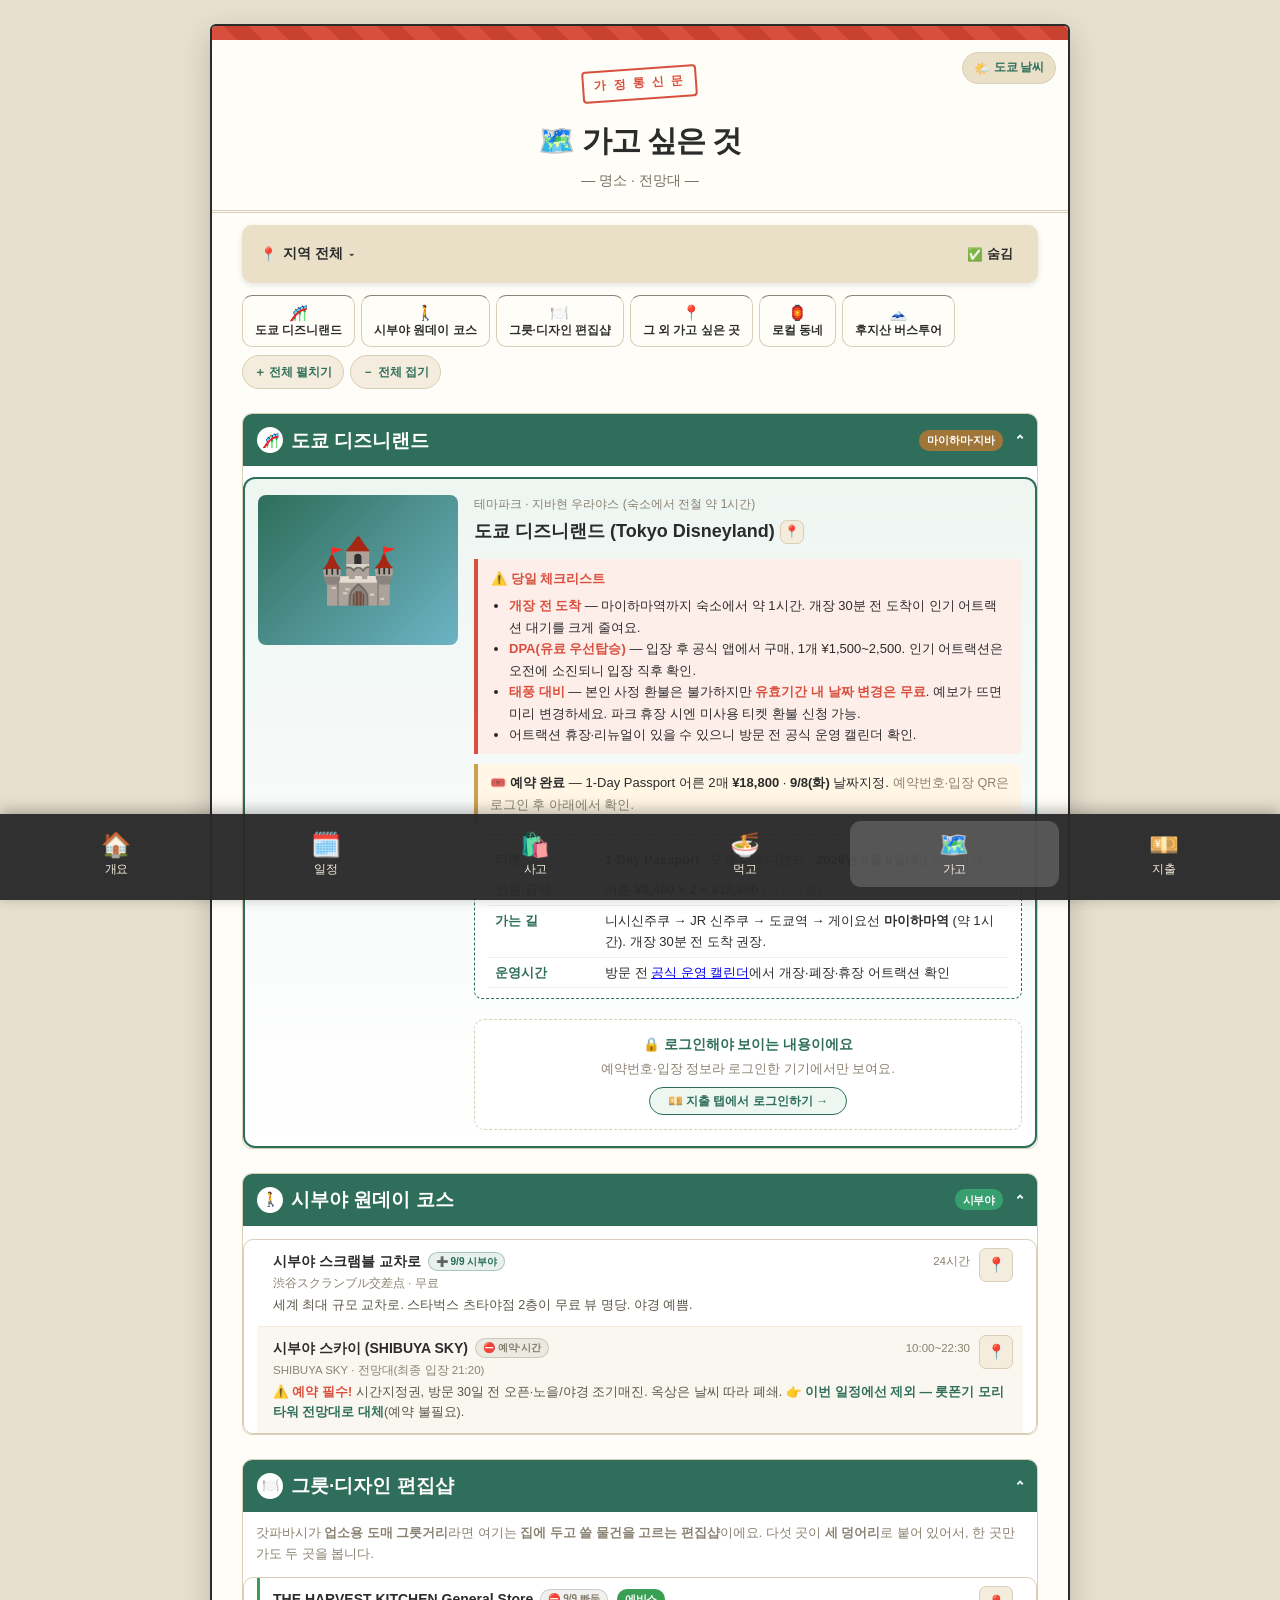
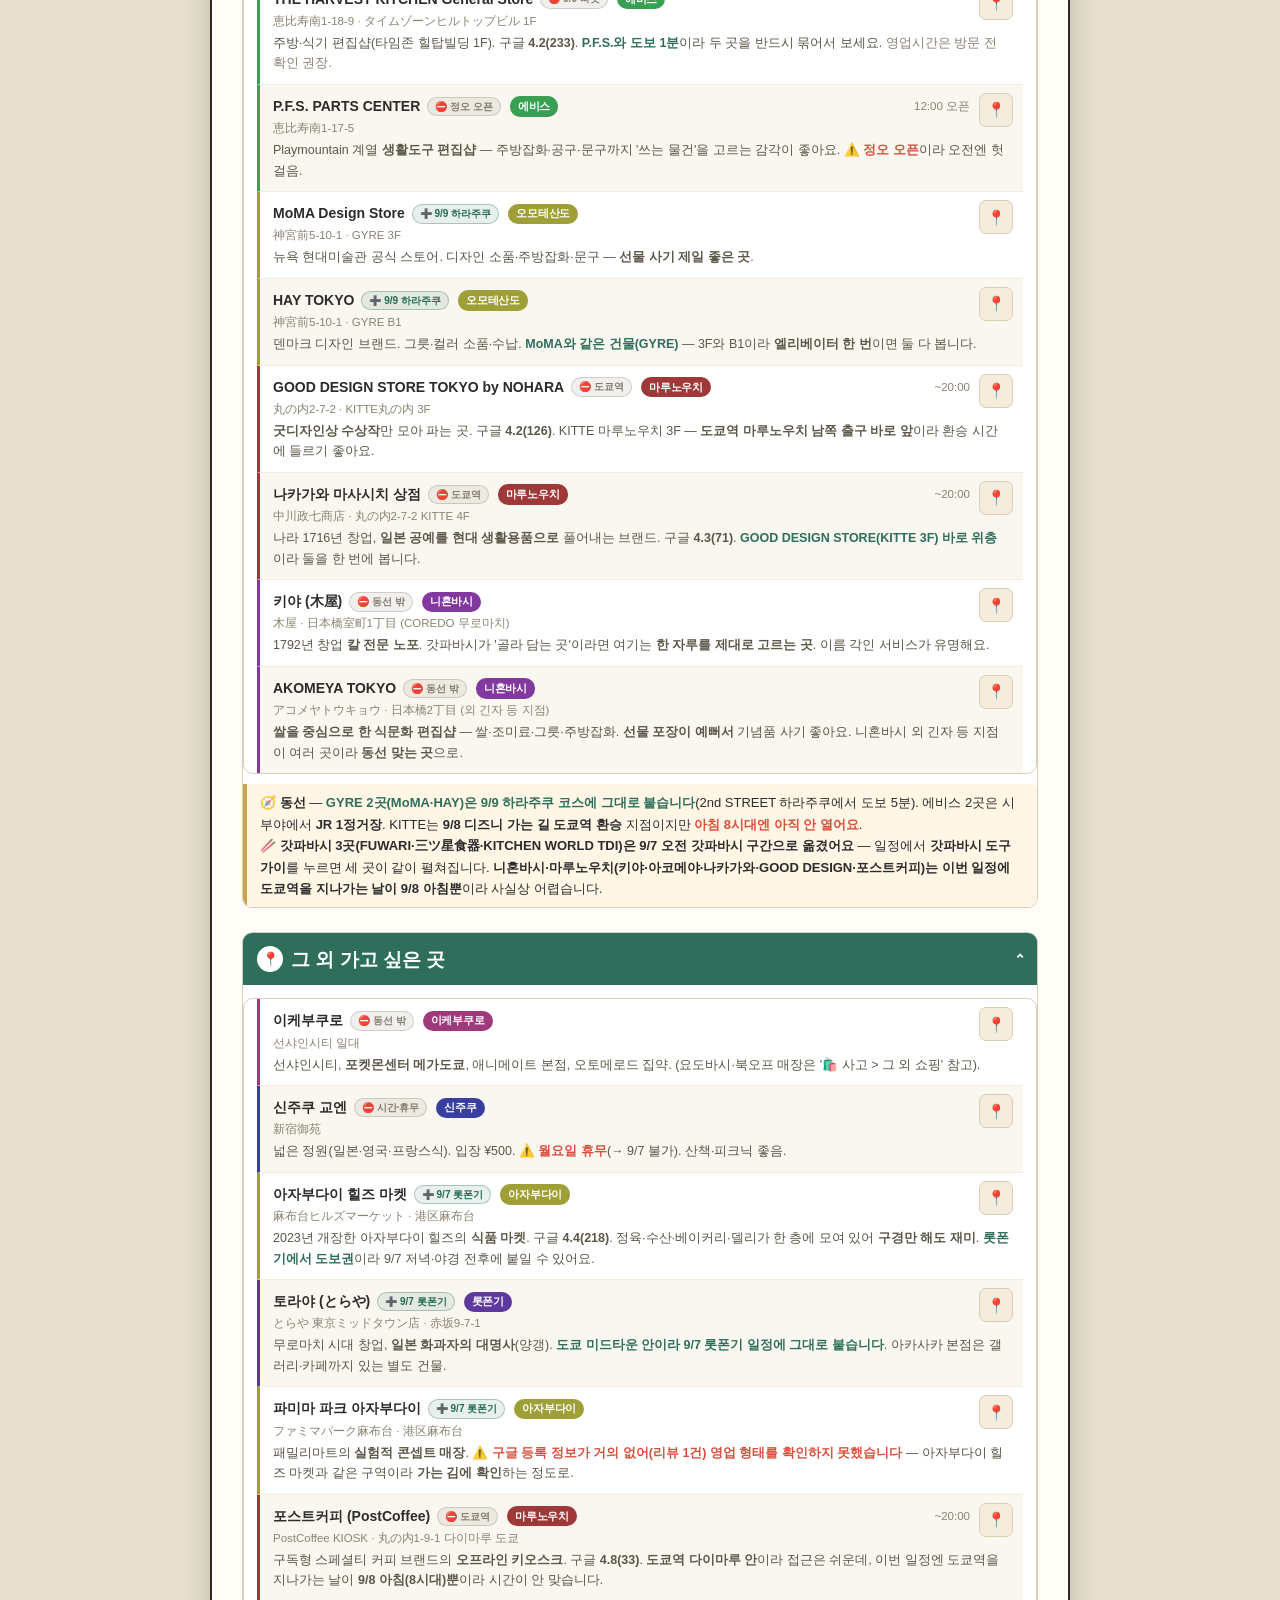
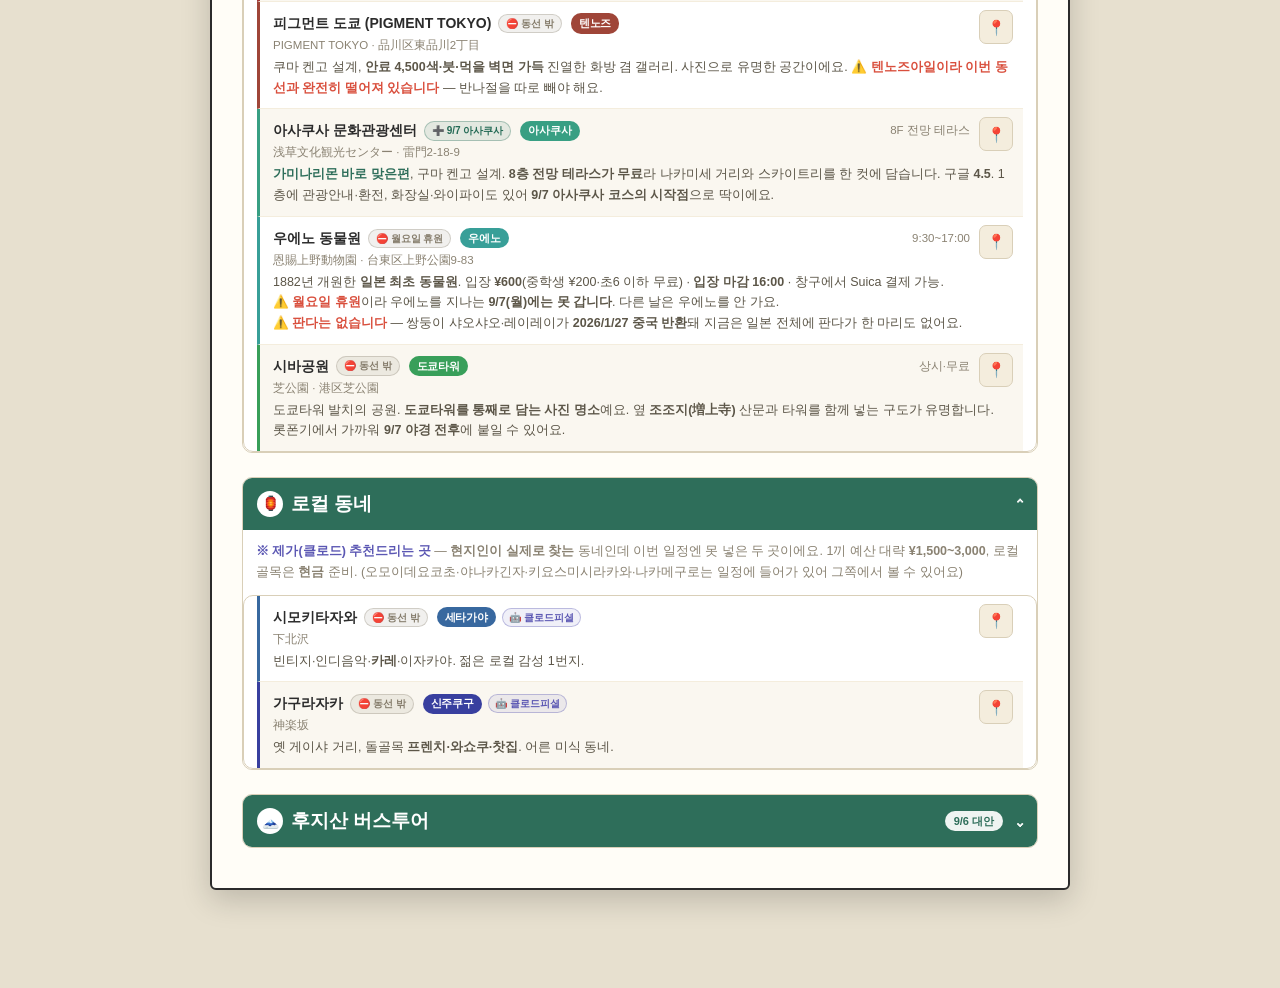
<file: pages/go.html>
<!DOCTYPE html>
<html lang="ko">
<head>
<meta charset="UTF-8">
<meta name="viewport" content="width=device-width, initial-scale=1.0, maximum-scale=1.0, user-scalable=no">
<title>🗺️ 가고 싶은 것 · 2026 도쿄</title>
<meta name="theme-color" content="#e7e0cf">
<meta name="apple-mobile-web-app-capable" content="yes">
<meta name="apple-mobile-web-app-status-bar-style" content="default">
<meta name="apple-mobile-web-app-title" content="도쿄여행">
<link rel="icon" href="data:image/svg+xml,%3Csvg xmlns='http://www.w3.org/2000/svg' viewBox='0 0 100 100'%3E%3Ctext y='.9em' font-size='88'%3E%F0%9F%97%BC%3C/text%3E%3C/svg%3E">
<link rel="apple-touch-icon" href="../icon-180.png">
<link rel="manifest" href="../manifest.webmanifest">
<link rel="stylesheet" href="../assets/style.css?v=144">
</head>
<body data-tab="go">
<div class="sheet">
  <div class="topbar"></div>
  <header>
    <div class="stamp">가 정 통 신 문</div>
    <h1>🗺️ 가고 싶은 것</h1>
    <p class="sub">— 명소 · 전망대 —</p>
  </header>

  <details class="foldsec" open>
    <summary class="foldhead"><h2><span class="no">🎢</span> 도쿄 디즈니랜드 <span class="bdg">마이하마·지바</span></h2></summary>
    <div class="place">
      <div class="thumb">🏰</div>
      <div class="info">
        <div class="cat muted">테마파크 · 지바현 우라야스 (숙소에서 전철 약 1시간)</div>
        <h3 style="margin:2px 0 6px; font-size:18px;" data-mapq="東京ディズニーランド">도쿄 디즈니랜드 (Tokyo Disneyland)</h3>
        <div class="warn">
          ⚠️ <b>당일 체크리스트</b>
          <ul style="margin:6px 0 0; padding-left:18px;">
            <li><b>개장 전 도착</b> — 마이하마역까지 숙소에서 약 1시간. 개장 30분 전 도착이 인기 어트랙션 대기를 크게 줄여요.</li>
            <li><b>DPA(유료 우선탑승)</b> — 입장 후 공식 앱에서 구매, 1개 ¥1,500~2,500. 인기 어트랙션은 오전에 소진되니 입장 직후 확인.</li>
            <li><b>태풍 대비</b> — 본인 사정 환불은 불가하지만 <b>유효기간 내 날짜 변경은 무료</b>. 예보가 뜨면 미리 변경하세요. 파크 휴장 시엔 미사용 티켓 환불 신청 가능.</li>
            <li>어트랙션 휴장·리뉴얼이 있을 수 있으니 방문 전 공식 운영 캘린더 확인.</li>
          </ul>
        </div>
        <!-- 티켓 종류·날짜·금액·동선은 식별 정보가 아니라 잠그지 않는다 -->
        <div class="tip">🎟️ <b>예약 완료</b> — 1-Day Passport 어른 2매 <b>¥18,800</b> · <b>9/8(화)</b> 날짜지정. <span class="muted">예약번호·입장 QR은 로그인 후 아래에서 확인.</span></div>
        <div class="resbox">
          <table>
            <tr><td>티켓</td><td><b>1-Day Passport</b> · 도쿄 디즈니랜드 · <b>2026년 9월 8일(화)</b> 날짜지정</td></tr>
            <tr><td>인원·금액</td><td>어른 <b>¥9,400 × 2</b> = <b style="color:var(--accent2);">¥18,800</b> <span class="muted">(세금포함)</span></td></tr>
            <tr><td>가는 길</td><td>니시신주쿠 → JR 신주쿠 → 도쿄역 → 게이요선 <b>마이하마역</b> (약 1시간). 개장 30분 전 도착 권장.</td></tr>
            <tr><td>운영시간</td><td>방문 전 <a href="https://www.tokyodisneyresort.jp/kr/tdl/calendar.html" target="_blank" rel="noopener">공식 운영 캘린더</a>에서 개장·폐장·휴장 어트랙션 확인</td></tr>
          </table>
        </div>
        <!-- 예약번호·입장 정보는 이 파일에 없다 — Supabase private_blocks(키: tdl-reservation)에서
             로그인한 뒤 받아 온다(app.js의 loadSecrets). -->
        <div data-authonly="예약번호·입장 정보라 로그인한 기기에서만 보여요." data-secret="tdl-reservation" hidden></div>
      </div>
    </div>
  </details>

  <details class="foldsec" open>
    <summary class="foldhead"><h2><span class="no">🚶</span> 시부야 원데이 코스 <span class="bdg sb">시부야</span></h2></summary>
    <div class="lcard" data-map="1">
      <div class="litem"><div class="lbody"><div class="lt"><span class="lnm">시부야 스크램블 교차로</span> <span class="fitb yes">➕ 9/9 시부야</span> <span class="lsub">24시간</span></div><span class="ljp">渋谷スクランブル交差点 · 무료</span><div class="ld">세계 최대 규모 교차로. 스타벅스 츠타야점 2층이 무료 뷰 명당. 야경 예쁨.</div></div></div>
      <div class="litem"><div class="lbody"><div class="lt"><span class="lnm">시부야 스카이 (SHIBUYA SKY)</span> <span class="fitb no">⛔ 예약·시간</span> <span class="lsub">10:00~22:30</span></div><span class="ljp">SHIBUYA SKY · 전망대(최종 입장 21:20)</span><div class="ld"><b style="color:var(--accent);">⚠️ 예약 필수!</b> 시간지정권, 방문 30일 전 오픈·노을/야경 조기매진. 옥상은 날씨 따라 폐쇄. <b style="color:var(--accent2);">👉 이번 일정에선 제외 — 롯폰기 모리타워 전망대로 대체</b>(예약 불필요).</div></div></div>
    </div>
  </details>

  <details class="foldsec" open>
    <summary class="foldhead"><h2><span class="no">🍽️</span> 그릇·디자인 편집샵</h2></summary>
    <p class="muted">갓파바시가 <b>업소용 도매 그릇거리</b>라면 여기는 <b>집에 두고 쓸 물건을 고르는 편집샵</b>이에요. 다섯 곳이 <b>세 덩어리</b>로 붙어 있어서, 한 곳만 가도 두 곳을 봅니다.</p>
    <div class="lcard" data-map="1">
      <div class="litem"><div class="lbody"><div class="lt"><span class="lnm">THE HARVEST KITCHEN General Store</span> <span class="fitb no">⛔ 9/9 빠듯</span> <span class="bdg">에비스</span></div><span class="ljp">恵比寿南1-18-9 · タイムゾーンヒルトップビル 1F</span><div class="ld">주방·식기 편집샵(타임존 힐탑빌딩 1F). 구글 <b>4.2(233)</b>. <b style="color:var(--accent2);">P.F.S.와 도보 1분</b>이라 두 곳을 반드시 묶어서 보세요. <span class="muted">영업시간은 방문 전 확인 권장.</span></div></div></div>
      <div class="litem"><div class="lbody"><div class="lt"><span class="lnm">P.F.S. PARTS CENTER</span> <span class="fitb no">⛔ 정오 오픈</span> <span class="bdg">에비스</span> <span class="lsub">12:00 오픈</span></div><span class="ljp">恵比寿南1-17-5</span><div class="ld">Playmountain 계열 <b>생활도구 편집샵</b> — 주방잡화·공구·문구까지 '쓰는 물건'을 고르는 감각이 좋아요. <b style="color:var(--accent);">⚠️ 정오 오픈</b>이라 오전엔 헛걸음.</div></div></div>
      <div class="litem"><div class="lbody"><div class="lt"><span class="lnm">MoMA Design Store</span> <span class="fitb yes">➕ 9/9 하라주쿠</span> <span class="bdg">오모테산도</span></div><span class="ljp">神宮前5-10-1 · GYRE 3F</span><div class="ld">뉴욕 현대미술관 공식 스토어. 디자인 소품·주방잡화·문구 — <b>선물 사기 제일 좋은 곳</b>.</div></div></div>
      <div class="litem"><div class="lbody"><div class="lt"><span class="lnm">HAY TOKYO</span> <span class="fitb yes">➕ 9/9 하라주쿠</span> <span class="bdg">오모테산도</span></div><span class="ljp">神宮前5-10-1 · GYRE B1</span><div class="ld">덴마크 디자인 브랜드. 그릇·컬러 소품·수납. <b style="color:var(--accent2);">MoMA와 같은 건물(GYRE)</b> — 3F와 B1이라 <b>엘리베이터 한 번</b>이면 둘 다 봅니다.</div></div></div>
      <div class="litem"><div class="lbody"><div class="lt"><span class="lnm">GOOD DESIGN STORE TOKYO by NOHARA</span> <span class="fitb no">⛔ 도쿄역</span> <span class="bdg">마루노우치</span> <span class="lsub">~20:00</span></div><span class="ljp">丸の内2-7-2 · KITTE丸の内 3F</span><div class="ld"><b>굿디자인상 수상작</b>만 모아 파는 곳. 구글 <b>4.2(126)</b>. KITTE 마루노우치 3F — <b>도쿄역 마루노우치 남쪽 출구 바로 앞</b>이라 환승 시간에 들르기 좋아요.</div></div></div>
      <div class="litem"><div class="lbody"><div class="lt"><span class="lnm">나카가와 마사시치 상점</span> <span class="fitb no">⛔ 도쿄역</span> <span class="bdg">마루노우치</span> <span class="lsub">~20:00</span></div><span class="ljp">中川政七商店 · 丸の内2-7-2 KITTE 4F</span><div class="ld">나라 1716년 창업, <b>일본 공예를 현대 생활용품으로</b> 풀어내는 브랜드. 구글 <b>4.3(71)</b>. <b style="color:var(--accent2);">GOOD DESIGN STORE(KITTE 3F) 바로 위층</b>이라 둘을 한 번에 봅니다.</div></div></div>
      <div class="litem"><div class="lbody"><div class="lt"><span class="lnm">키야 (木屋)</span> <span class="fitb no">⛔ 동선 밖</span> <span class="bdg">니혼바시</span></div><span class="ljp">木屋 · 日本橋室町1丁目 (COREDO 무로마치)</span><div class="ld">1792년 창업 <b>칼 전문 노포</b>. 갓파바시가 '골라 담는 곳'이라면 여기는 <b>한 자루를 제대로 고르는 곳</b>. 이름 각인 서비스가 유명해요.</div></div></div>
      <div class="litem"><div class="lbody"><div class="lt"><span class="lnm">AKOMEYA TOKYO</span> <span class="fitb no">⛔ 동선 밖</span> <span class="bdg">니혼바시</span></div><span class="ljp">アコメヤトウキョウ · 日本橋2丁目 (외 긴자 등 지점)</span><div class="ld"><b>쌀을 중심으로 한 식문화 편집샵</b> — 쌀·조미료·그릇·주방잡화. <b>선물 포장이 예뻐서</b> 기념품 사기 좋아요. 니혼바시 외 긴자 등 지점이 여러 곳이라 <b>동선 맞는 곳</b>으로.</div></div></div>
    </div>
    <div class="tip">🧭 <b>동선</b> — <b style="color:var(--accent2);">GYRE 2곳(MoMA·HAY)은 9/9 하라주쿠 코스에 그대로 붙습니다</b>(2nd STREET 하라주쿠에서 도보 5분). 에비스 2곳은 시부야에서 <b>JR 1정거장</b>. KITTE는 <b>9/8 디즈니 가는 길 도쿄역 환승</b> 지점이지만 <b style="color:var(--accent);">아침 8시대엔 아직 안 열어요</b>.<br>🥢 <b>갓파바시 3곳(FUWARI·三ツ星食器·KITCHEN WORLD TDI)은 9/7 오전 갓파바시 구간으로 옮겼어요</b> — 일정에서 <b>갓파바시 도구가이</b>를 누르면 세 곳이 같이 펼쳐집니다. <b>니혼바시·마루노우치(키야·아코메야·나카가와·GOOD DESIGN·포스트커피)는 이번 일정에 도쿄역을 지나가는 날이 9/8 아침뿐</b>이라 사실상 어렵습니다.</div>
  </details>

  <details class="foldsec" open>
    <summary class="foldhead"><h2><span class="no">📍</span> 그 외 가고 싶은 곳</h2></summary>
    <div class="lcard" data-map="1">
      <div class="litem"><div class="lbody"><div class="lt"><span class="lnm">이케부쿠로</span> <span class="fitb no">⛔ 동선 밖</span> <span class="bdg">이케부쿠로</span></div><span class="ljp">선샤인시티 일대</span><div class="ld">선샤인시티, <b>포켓몬센터 메가도쿄</b>, 애니메이트 본점, 오토메로드 집약. (요도바시·북오프 매장은 '🛍️ 사고 &gt; 그 외 쇼핑' 참고).</div></div></div>
      <div class="litem"><div class="lbody"><div class="lt"><span class="lnm">신주쿠 교엔</span> <span class="fitb no">⛔ 시간·휴무</span> <span class="bdg sj">신주쿠</span></div><span class="ljp">新宿御苑</span><div class="ld">넓은 정원(일본·영국·프랑스식). 입장 ¥500. <b style="color:var(--accent);">⚠️ 월요일 휴무</b>(→ 9/7 불가). 산책·피크닉 좋음.</div></div></div>
      <div class="litem"><div class="lbody"><div class="lt"><span class="lnm">아자부다이 힐즈 마켓</span> <span class="fitb yes">➕ 9/7 롯폰기</span> <span class="bdg">아자부다이</span></div><span class="ljp">麻布台ヒルズマーケット · 港区麻布台</span><div class="ld">2023년 개장한 아자부다이 힐즈의 <b>식품 마켓</b>. 구글 <b>4.4(218)</b>. 정육·수산·베이커리·델리가 한 층에 모여 있어 <b>구경만 해도 재미</b>. <b style="color:var(--accent2);">롯폰기에서 도보권</b>이라 9/7 저녁·야경 전후에 붙일 수 있어요.</div></div></div>
      <div class="litem"><div class="lbody"><div class="lt"><span class="lnm">토라야 (とらや)</span> <span class="fitb yes">➕ 9/7 롯폰기</span> <span class="bdg">롯폰기</span></div><span class="ljp">とらや 東京ミッドタウン店 · 赤坂9-7-1</span><div class="ld">무로마치 시대 창업, <b>일본 화과자의 대명사</b>(양갱). <b style="color:var(--accent2);">도쿄 미드타운 안이라 9/7 롯폰기 일정에 그대로 붙습니다</b>. 아카사카 본점은 갤러리·카페까지 있는 별도 건물.</div></div></div>
      <div class="litem"><div class="lbody"><div class="lt"><span class="lnm">파미마 파크 아자부다이</span> <span class="fitb yes">➕ 9/7 롯폰기</span> <span class="bdg">아자부다이</span></div><span class="ljp">ファミマパーク麻布台 · 港区麻布台</span><div class="ld">패밀리마트의 <b>실험적 콘셉트 매장</b>. <b style="color:var(--accent);">⚠️ 구글 등록 정보가 거의 없어(리뷰 1건) 영업 형태를 확인하지 못했습니다</b> — 아자부다이 힐즈 마켓과 같은 구역이라 <b>가는 김에 확인</b>하는 정도로.</div></div></div>
      <div class="litem"><div class="lbody"><div class="lt"><span class="lnm">포스트커피 (PostCoffee)</span> <span class="fitb no">⛔ 도쿄역</span> <span class="bdg">마루노우치</span> <span class="lsub">~20:00</span></div><span class="ljp">PostCoffee KIOSK · 丸の内1-9-1 다이마루 도쿄</span><div class="ld">구독형 스페셜티 커피 브랜드의 <b>오프라인 키오스크</b>. 구글 <b>4.8(33)</b>. <b>도쿄역 다이마루 안</b>이라 접근은 쉬운데, 이번 일정엔 도쿄역을 지나가는 날이 <b>9/8 아침(8시대)뿐</b>이라 시간이 안 맞습니다.</div></div></div>
      <div class="litem"><div class="lbody"><div class="lt"><span class="lnm">피그먼트 도쿄 (PIGMENT TOKYO)</span> <span class="fitb no">⛔ 동선 밖</span> <span class="bdg">텐노즈</span></div><span class="ljp">PIGMENT TOKYO · 品川区東品川2丁目</span><div class="ld">쿠마 켄고 설계, <b>안료 4,500색·붓·먹을 벽면 가득</b> 진열한 화방 겸 갤러리. 사진으로 유명한 공간이에요. <b style="color:var(--accent);">⚠️ 텐노즈아일이라 이번 동선과 완전히 떨어져 있습니다</b> — 반나절을 따로 빼야 해요.</div></div></div>
      <div class="litem"><div class="lbody"><div class="lt"><span class="lnm">아사쿠사 문화관광센터</span> <span class="fitb yes">➕ 9/7 아사쿠사</span> <span class="bdg">아사쿠사</span> <span class="lsub">8F 전망 테라스</span></div><span class="ljp">浅草文化観光センター · 雷門2-18-9</span><div class="ld"><b style="color:var(--accent2);">가미나리몬 바로 맞은편</b>, 구마 켄고 설계. <b>8층 전망 테라스가 무료</b>라 나카미세 거리와 스카이트리를 한 컷에 담습니다. 구글 <b>4.5</b>. 1층에 관광안내·환전, 화장실·와이파이도 있어 <b>9/7 아사쿠사 코스의 시작점</b>으로 딱이에요.</div></div></div>
      <div class="litem"><div class="lbody"><div class="lt"><span class="lnm">우에노 동물원</span> <span class="fitb no">⛔ 월요일 휴원</span> <span class="bdg">우에노</span> <span class="lsub">9:30~17:00</span></div><span class="ljp">恩賜上野動物園 · 台東区上野公園9-83</span><div class="ld">1882년 개원한 <b>일본 최초 동물원</b>. 입장 <b>¥600</b>(중학생 ¥200·초6 이하 무료) · <b>입장 마감 16:00</b> · 창구에서 Suica 결제 가능.<br><b style="color:var(--accent);">⚠️ 월요일 휴원</b>이라 우에노를 지나는 <b>9/7(월)에는 못 갑니다</b>. 다른 날은 우에노를 안 가요.<br><b style="color:var(--accent);">⚠️ 판다는 없습니다</b> — 쌍둥이 샤오샤오·레이레이가 <b>2026/1/27 중국 반환</b>돼 지금은 일본 전체에 판다가 한 마리도 없어요.</div></div></div>
      <div class="litem"><div class="lbody"><div class="lt"><span class="lnm">시바공원</span> <span class="fitb no">⛔ 동선 밖</span> <span class="bdg">도쿄타워</span> <span class="lsub">상시·무료</span></div><span class="ljp">芝公園 · 港区芝公園</span><div class="ld">도쿄타워 발치의 공원. <b>도쿄타워를 통째로 담는 사진 명소</b>예요. 옆 <b>조조지(増上寺)</b> 산문과 타워를 함께 넣는 구도가 유명합니다. 롯폰기에서 가까워 <b>9/7 야경 전후</b>에 붙일 수 있어요.</div></div></div>
    </div>
  </details>

  <details class="foldsec" open>
    <summary class="foldhead"><h2><span class="no">🏮</span> 로컬 동네</h2></summary>
    <p class="muted"><b style="color:#5b57b3;">※ 제가(클로드) 추천드리는 곳</b> — <b>현지인이 실제로 찾는</b> 동네인데 이번 일정엔 못 넣은 두 곳이에요. 1끼 예산 대략 <b>¥1,500~3,000</b>, 로컬 골목은 <b>현금</b> 준비. <span class="muted">(오모이데요코초·야나카긴자·키요스미시라카와·나카메구로는 일정에 들어가 있어 그쪽에서 볼 수 있어요)</span></p>
    <div class="lcard" data-map="1">
      <div class="litem"><div class="lbody"><div class="lt"><span class="lnm">시모키타자와</span> <span class="fitb no">⛔ 동선 밖</span> <span class="bdg">세타가야</span> <span class="cpof">🤖 클로드피셜</span></div><span class="ljp">下北沢</span><div class="ld">빈티지·인디음악·<b>카레</b>·이자카야. 젊은 로컬 감성 1번지.</div></div></div>
      <div class="litem"><div class="lbody"><div class="lt"><span class="lnm">가구라자카</span> <span class="fitb no">⛔ 동선 밖</span> <span class="bdg">신주쿠구</span> <span class="cpof">🤖 클로드피셜</span></div><span class="ljp">神楽坂</span><div class="ld">옛 게이샤 거리, 돌골목 <b>프렌치·와쇼쿠·찻집</b>. 어른 미식 동네.</div></div></div>
    </div>
  </details>

  <details class="foldsec" id="sec-fuji">
    <summary class="foldhead"><h2><span class="no">🗻</span> 후지산 버스투어 <span class="cnt" style="margin-left:auto;">9/6 대안</span></h2></summary>
    <div class="warn" style="border-left-color:#256b56;">🔁 <b>취소 규정이 상품마다 다릅니다</b> — 전날 결정이 되는 상품이 <b>두 개</b> 있어요.<br><b style="color:var(--accent2);">전날 오전 9시(일본 시각)까지 전액 환불</b>: <b>하이라이트 포토스팟</b>(4.8·후기 442) · <b>여행 한 그릇</b>(5.0·후기 6). 9/6 투어면 <b>9/5 오전 9시 전</b>까지 취소하면 한 푼도 안 나가요 — 그날 09:45 이륙이라 <b>공항에서 결정</b>하면 됩니다.<br>나머지는 <b>3일 전(9/3) 또는 7일 전</b>이 마지노선이라 전날엔 되돌릴 수 없어요. 상품마다 아래에 적어 뒀습니다.</div>
    <div class="warn">🌫️ <b>9월은 후지산이 잘 안 보여요</b> — 후지시 <b>35년 정점 관측</b>에서 9월 전체 조망률 <b>27.2%</b>(3~4일에 하루). 10월 41% · 11월 54% · 12월 62%인데 8·9월은 태풍 접근이 가장 많아요.<br><b style="color:var(--accent);">맑아도 안 보입니다</b> — 일조시간이 연중 가장 긴 8월의 조망률이 14.6%로 최저급이에요. 후지시도 "청천율과 조망률은 비례하지 않는다"고 못박아 뒀어요. <b>전날 예보로는 판단이 안 된다</b>는 뜻입니다.</div>
    <div class="lcard">
      <div class="litem"><div class="lbody"><div class="lt"><span class="lnm">도쿄 후지산 핵심코스 1일 버스투어</span> <span class="fitb yes">👑 표본 최다</span> <span class="lsub">11시간</span></div><span class="ljp"><b style="color:var(--accent2);">★4.9</b> <span class="muted">(후기 3,793)</span> · 44,800원 · 마이리얼트립</span><div class="ld">센겐공원 · 가와구치호 · 오시노핫카이. <b>후기 3,793개로 표본이 압도적</b>이라 가장 안전한 선택이에요. 최소 1명 출발.<br><br>🔁 <b>취소</b> — 3일 전(9/3)까지 전액 · 2일 전 50% 공제 · <b>전날~당일 환불 불가</b><br><a class="wxb" href="https://experiences.myrealtrip.com/products/3887547" target="_blank" rel="noopener">마이리얼트립에서 열기 ↗</a></div></div></div>
      <div class="litem"><div class="lbody"><div class="lt"><span class="lnm">인디고트래블 도쿄 후지산 1일 버스투어</span> <span class="fitb yes">🟢 네이버 예매</span> <span class="lsub">1일</span></div><span class="ljp"><b style="color:var(--accent2);">★4.98</b> <span class="muted">(후기 499)</span> · 59,000원 · 네이버 스마트스토어</span><div class="ld"><b>한국인만 탑승 · 한국인 가이드</b> · DSLR 사진 촬영 · 버스 와이파이. 외국인과 섞이지 않는 게 장점이고, <b>네이버페이로 바로 결제</b>됩니다.<br><br>🔁 <b>취소</b> — <b style="color:var(--accent);">확인 못 했어요</b>. 네이버가 자동 조회를 막아 규정을 읽지 못했습니다. 예약 전 상품 페이지에서 직접 보세요.<br><a class="wxb" href="https://smartstore.naver.com/indigotravel" target="_blank" rel="noopener">네이버 스마트스토어에서 열기 ↗</a></div></div></div>
      <div class="litem"><div class="lbody"><div class="lt"><span class="lnm">후지산 하이라이트 포토스팟 일일 버스투어</span> <span class="fitb yes">⏱️ 전날 결정 OK</span> <span class="lsub">10시간</span></div><span class="ljp"><b style="color:var(--accent2);">★4.8</b> <span class="muted">(후기 442)</span> · 48,320원 · 마이리얼트립</span><div class="ld">한국인 가이드 · 도쿄·<b>신주쿠 출발</b>이라 숙소에서 가깝고 <b>1명도 출발</b>합니다.<br><br>🔁 <b>취소</b> — <b style="color:var(--accent2);">전날 오전 9시(일본 시각)까지 전액 환불</b> · 그 이후 환불 불가<br><a class="wxb" href="https://experiences.myrealtrip.com/products/3887808" target="_blank" rel="noopener">마이리얼트립에서 열기 ↗</a></div></div></div>
      <div class="litem"><div class="lbody"><div class="lt"><span class="lnm">후지산 인스타 감성 당일치기</span> <span class="lsub">10시간</span></div><span class="ljp"><b style="color:var(--accent2);">★5.0</b> <span class="muted">(후기 127)</span> · 45,000원 · 마이리얼트립</span><div class="ld">센겐공원 · 가와구치호 · 오시노핫카이에 <b>혼마치 거리</b>까지. 사진 위주 코스예요.<br><br>🔁 <b>취소</b> — 3일 전(9/3)까지 전액 · 2일 전 50% 공제 · <b>전날~당일 환불 불가</b><br><a class="wxb" href="https://experiences.myrealtrip.com/products/4875285" target="_blank" rel="noopener">마이리얼트립에서 열기 ↗</a></div></div></div>
      <div class="litem"><div class="lbody"><div class="lt"><span class="lnm">시즈오카 출발 후지산 사진명소 소소버스투어</span> <span class="lsub">8시간 20분</span></div><span class="ljp"><b style="color:var(--accent2);">★5.0</b> <span class="muted">(후기 28)</span> · 93,100원 · 마이리얼트립</span><div class="ld">꿈의대교 · 시라이토폭포 · 타누키호. <b>시즈오카 출발</b>이라 도쿄 숙소에서는 접근이 멀어요.<br><br>🔁 <b>취소</b> — <b>7일 전(8/30)까지</b> 전액 · 3일 전까지 50% 공제 · <b>2일 전~당일 환불 불가</b> (가장 엄격)<br><a class="wxb" href="https://experiences.myrealtrip.com/products/4629323" target="_blank" rel="noopener">마이리얼트립에서 열기 ↗</a></div></div></div>
      <div class="litem"><div class="lbody"><div class="lt"><span class="lnm">[여행 한 그릇] 도쿄·후지산·하코네 버스투어</span> <span class="fitb yes">⏱️ 전날 결정 OK</span> <span class="lsub">11시간</span></div><span class="ljp"><b style="color:var(--accent2);">★5.0</b> <span class="muted">(후기 6)</span> · 76,000원 · 마이리얼트립</span><div class="ld">하코네까지 묶는 코스. 무료 사진 촬영 포함이지만 <b>후기 표본이 적어요</b>.<br><br>🔁 <b>취소</b> — <b style="color:var(--accent2);">전날 오전 9시(일본 시각)까지 전액 환불</b> · 그 이후 환불 불가<br><a class="wxb" href="https://experiences.myrealtrip.com/products/3134316" target="_blank" rel="noopener">마이리얼트립에서 열기 ↗</a></div></div></div>
      <div class="litem"><div class="lbody"><div class="lt"><span class="lnm">[한국어가이드] 유투어버스 핵심코스</span> <span class="lsub">10시간</span></div><span class="ljp"><b style="color:var(--accent2);">★5.0</b> <span class="muted">(후기 1)</span> · 59,900원 · 마이리얼트립</span><div class="ld">가와구치코 · 오시노핫카이. <b>후기가 1개</b>라 판단할 근거가 부족합니다.<br><br>🔁 <b>취소</b> — <b>7일 전(8/30)까지</b> 전액 · 3일 전까지 50% 공제 · <b>2일 전~당일 환불 불가</b><br><a class="wxb" href="https://experiences.myrealtrip.com/products/3898398" target="_blank" rel="noopener">마이리얼트립에서 열기 ↗</a></div></div></div>
    </div>
    <div class="tip">🧭 <b>제 판단</b> — 전날 결정을 하실 거면 <b>3번 하이라이트 포토스팟</b>이 답입니다. 전날 오전 9시까지 전액 환불이고, <b>후기 442개로 표본도 충분</b>하고, <b>신주쿠 출발</b>에 <b>1명도 출발</b>합니다. 9/6 예약을 걸어두고 9/5 아침 공항에서 예보를 보고 취소하면 손해가 0이에요.<br>다만 <b>9월 조망률이 27%</b>고 맑아도 안 보이는 게 흔하니, 확률만 보면 <b>가마쿠라+에노시마 유지</b>가 무난합니다. 가마쿠라는 비가 와도 사찰 위주로 돌리면 되고 나가시소멘 오픈런까지 이미 짜여 있어요.<br>표본 최다인 <b>1번(후기 3,793)</b>을 원하시면 <b>9/3까지</b> 결정해야 합니다.</div>
    <p class="muted">가격·평점·취소 규정은 <b>2026-08-21</b>에 각 상품 페이지에서 직접 확인한 값이에요. 네이버는 자동 조회가 막혀 있어 <b>네이버 상품을 전수로 훑지 못했고</b>, 검색에 노출된 인디고트래블만 찾았으며 <b>그 취소 규정은 읽지 못했습니다</b>.</p>
  </details>

</div>
<script src="../assets/app.js?v=144"></script>
</body>
</html>
</file>
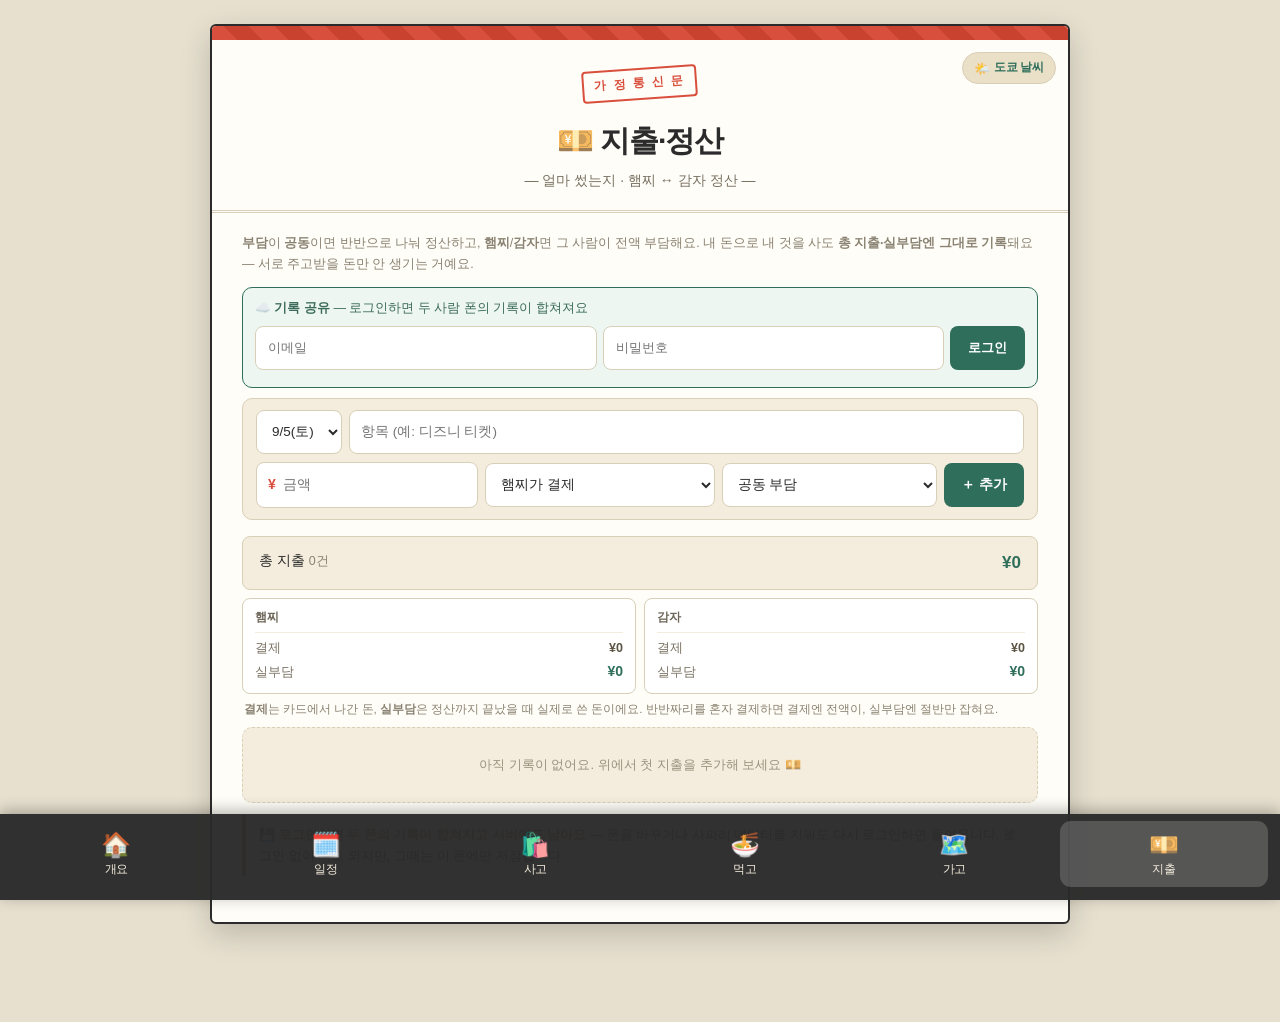
<file: pages/money.html>
<!DOCTYPE html>
<html lang="ko">
<head>
<meta charset="UTF-8">
<meta name="viewport" content="width=device-width, initial-scale=1.0, maximum-scale=1.0, user-scalable=no">
<title>💴 지출·정산 · 2026 도쿄</title>
<meta name="theme-color" content="#e7e0cf">
<meta name="apple-mobile-web-app-capable" content="yes">
<meta name="apple-mobile-web-app-status-bar-style" content="default">
<meta name="apple-mobile-web-app-title" content="도쿄여행">
<link rel="icon" href="data:image/svg+xml,%3Csvg xmlns='http://www.w3.org/2000/svg' viewBox='0 0 100 100'%3E%3Ctext y='.9em' font-size='88'%3E%F0%9F%97%BC%3C/text%3E%3C/svg%3E">
<link rel="apple-touch-icon" href="../icon-180.png">
<link rel="manifest" href="../manifest.webmanifest">
<link rel="stylesheet" href="../assets/style.css?v=144">
</head>
<body data-tab="money">
<div class="sheet">
  <div class="topbar"></div>
  <header>
    <div class="stamp">가 정 통 신 문</div>
    <h1>💴 지출·정산</h1>
    <!-- 이름은 로그인 전엔 별명으로 보인다 — app.js의 paintNames가 [data-nm]을 갈아 끼운다 -->
    <p class="sub">— 얼마 썼는지 · <span data-nm="b">햄찌</span> ↔ <span data-nm="y">감자</span> 정산 —</p>
  </header>

  <section id="sec-money">
    <p class="muted" style="margin-top:14px;"><b>부담</b>이 <b>공동</b>이면 반반으로 나눠 정산하고, <b data-nm="b">햄찌</b>/<b data-nm="y">감자</b>면 그 사람이 전액 부담해요. 내 돈으로 내 것을 사도 <b>총 지출·실부담엔 그대로 기록</b>돼요 — 서로 주고받을 돈만 안 생기는 거예요.</p>

    <!-- ── 계정·동기화 ── -->
    <div id="exp-auth"></div>
    <div id="exp-sync"></div>

    <!-- ── 입력 폼 ── -->
    <div class="expform">
      <div class="exprow1">
        <select id="exp-d" aria-label="날짜">
          <option value="09-05">9/5(토)</option>
          <option value="09-06">9/6(일)</option>
          <option value="09-07">9/7(월)</option>
          <option value="09-08">9/8(화)</option>
          <option value="09-09">9/9(수)</option>
          <option value="etc">기타</option>
        </select>
        <input type="text" id="exp-t" placeholder="항목 (예: 디즈니 티켓)" maxlength="40" aria-label="항목">
      </div>
      <div class="exprow2">
        <div class="expyen"><span>¥</span><input type="text" id="exp-a" inputmode="numeric" placeholder="금액" aria-label="금액"></div>
        <select id="exp-p" aria-label="결제자">
          <option value="b" data-nm="b" data-nm-p="1" data-nm-sfx=" 결제">햄찌가 결제</option>
          <option value="y" data-nm="y" data-nm-p="1" data-nm-sfx=" 결제">감자가 결제</option>
        </select>
        <select id="exp-k" aria-label="부담">
          <option value="g">공동 부담</option>
          <option value="b" data-nm="b" data-nm-sfx=" 부담">햄찌 부담</option>
          <option value="y" data-nm="y" data-nm-sfx=" 부담">감자 부담</option>
        </select>
        <button type="button" id="exp-add">＋ 추가</button>
      </div>
    </div>

    <!-- ── 요약 ── -->
    <div class="totbar" id="exp-sum-total"><span>총 지출</span><span><b>¥0</b></span></div>
    <div class="expsplit" id="exp-sum-by"></div>
    <p class="muted" style="margin:6px 2px 0; font-size:11.5px;"><b>결제</b>는 카드에서 나간 돈, <b>실부담</b>은 정산까지 끝났을 때 실제로 쓴 돈이에요. 반반짜리를 혼자 결제하면 결제엔 전액이, 실부담엔 절반만 잡혀요.</p>
    <div class="expsettle" id="exp-sum-settle"></div>

    <!-- ── 목록 ── -->
    <div class="plist" id="exp-list"></div>
    <div class="expempty" id="exp-empty">아직 기록이 없어요. 위에서 첫 지출을 추가해 보세요 💴</div>

    <div class="warn" style="border-left-color:#8a6d3b;">💾 <b style="color:#8a6d3b;">로그인하면 두 폰의 기록이 합쳐지고 서버에도 남아요</b> — 폰을 바꾸거나 사파리 데이터를 지워도 다시 로그인하면 돌아옵니다. 로그인 없이 써도 되지만, 그때는 이 폰에만 저장됩니다.</div>
  </section>

</div>
<script src="../assets/app.js?v=144"></script>
</body>
</html>
</file>
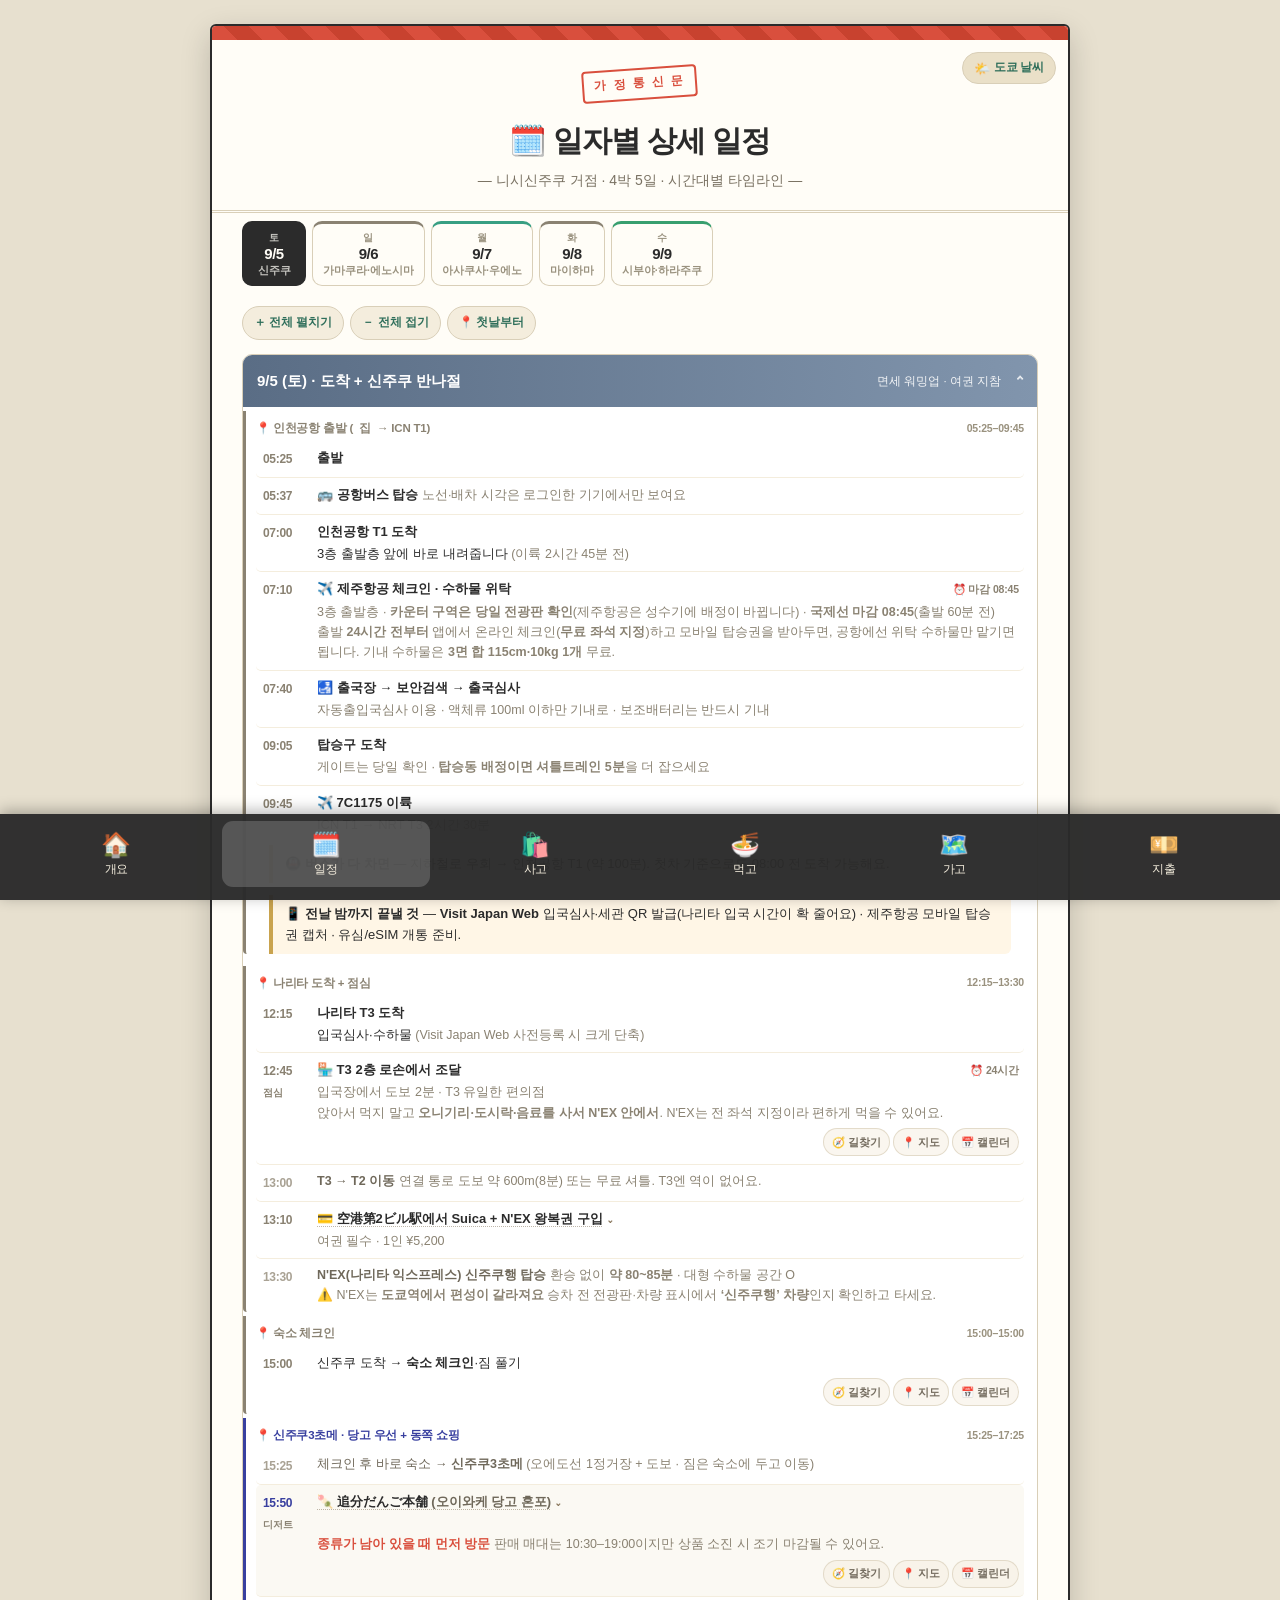
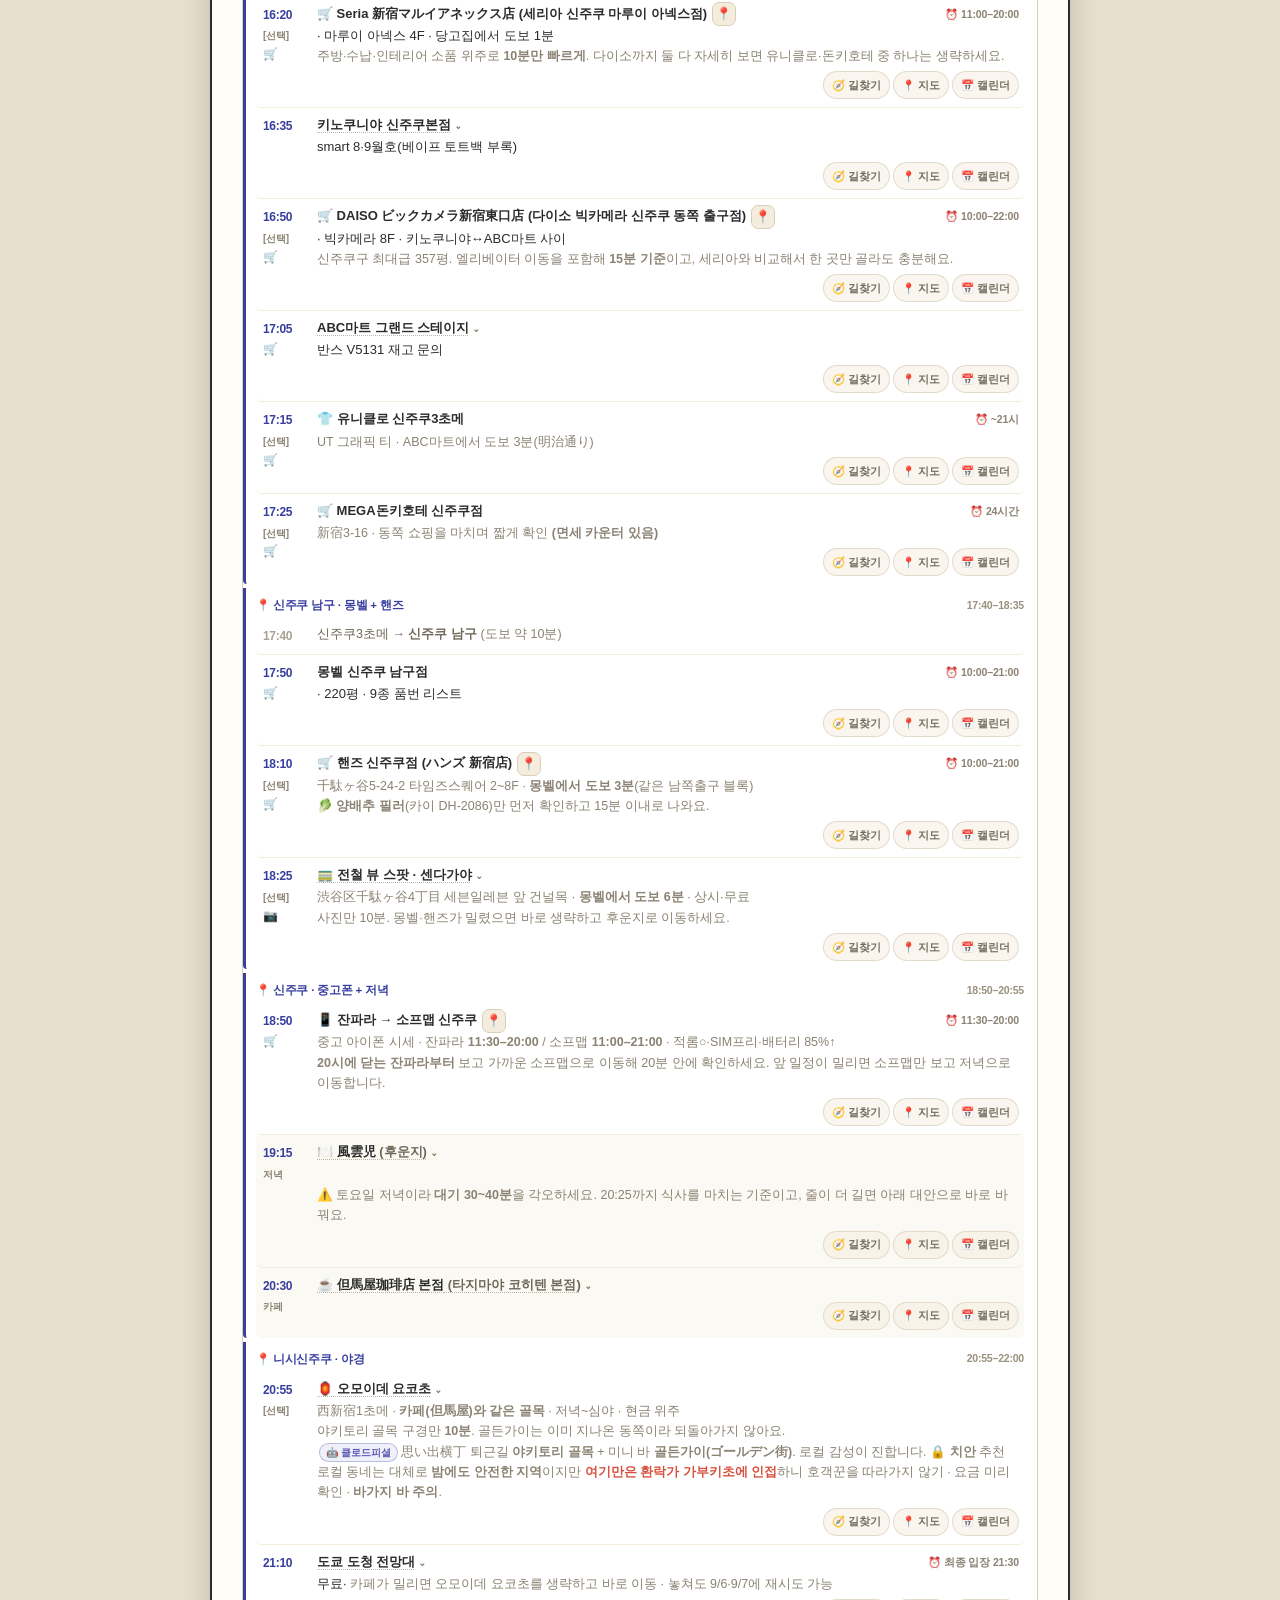
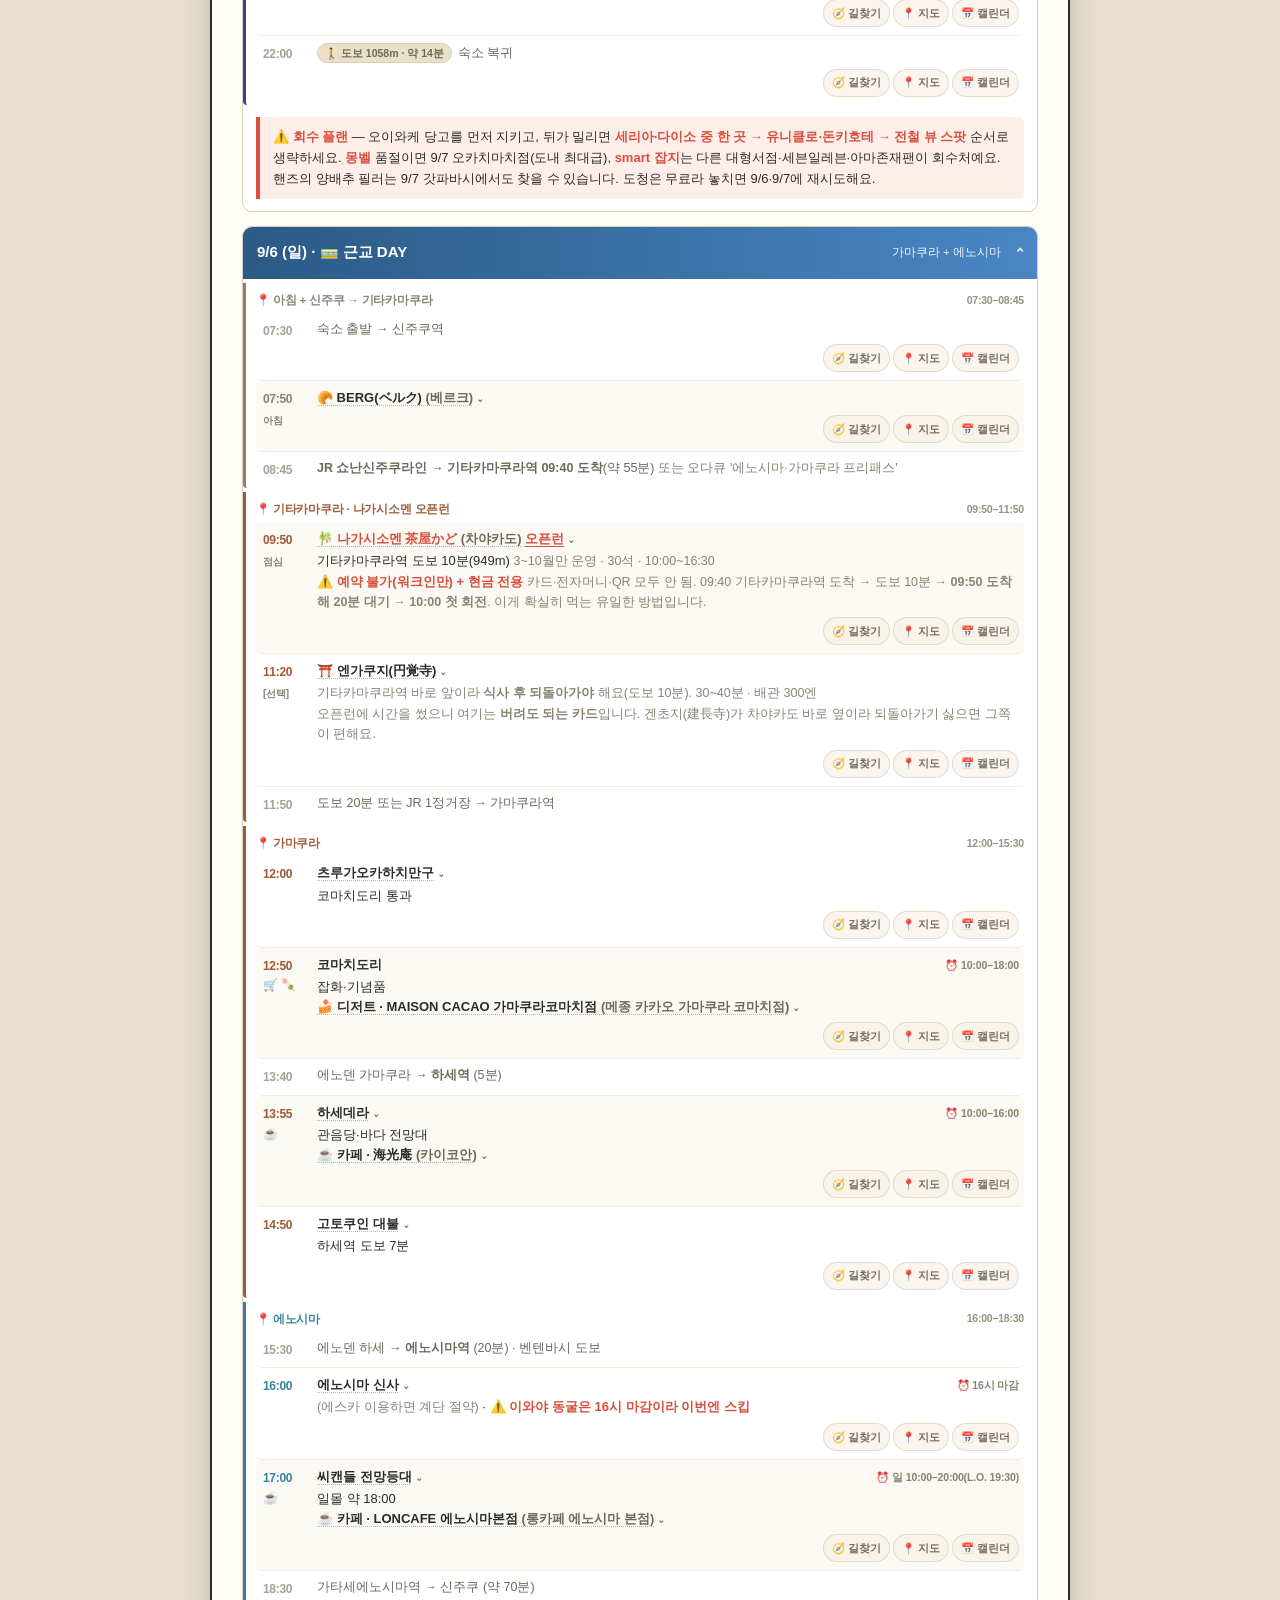
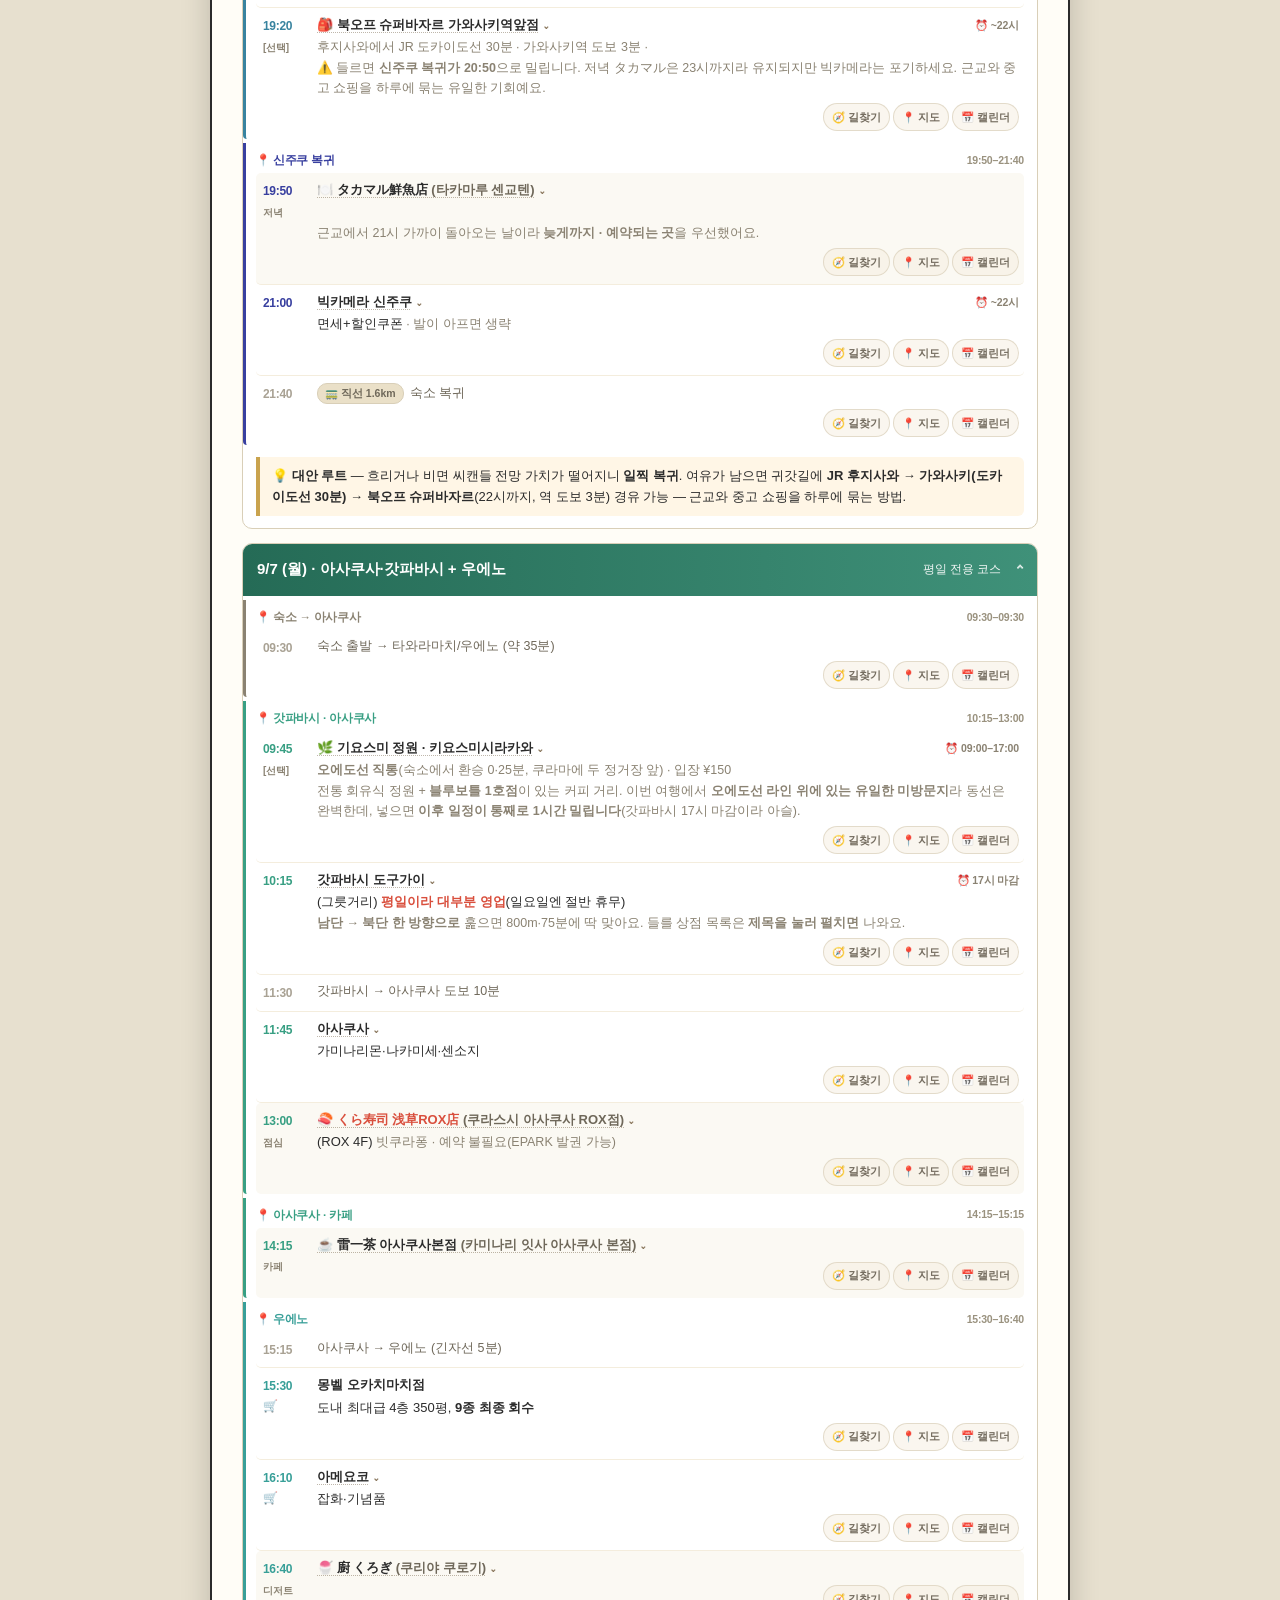
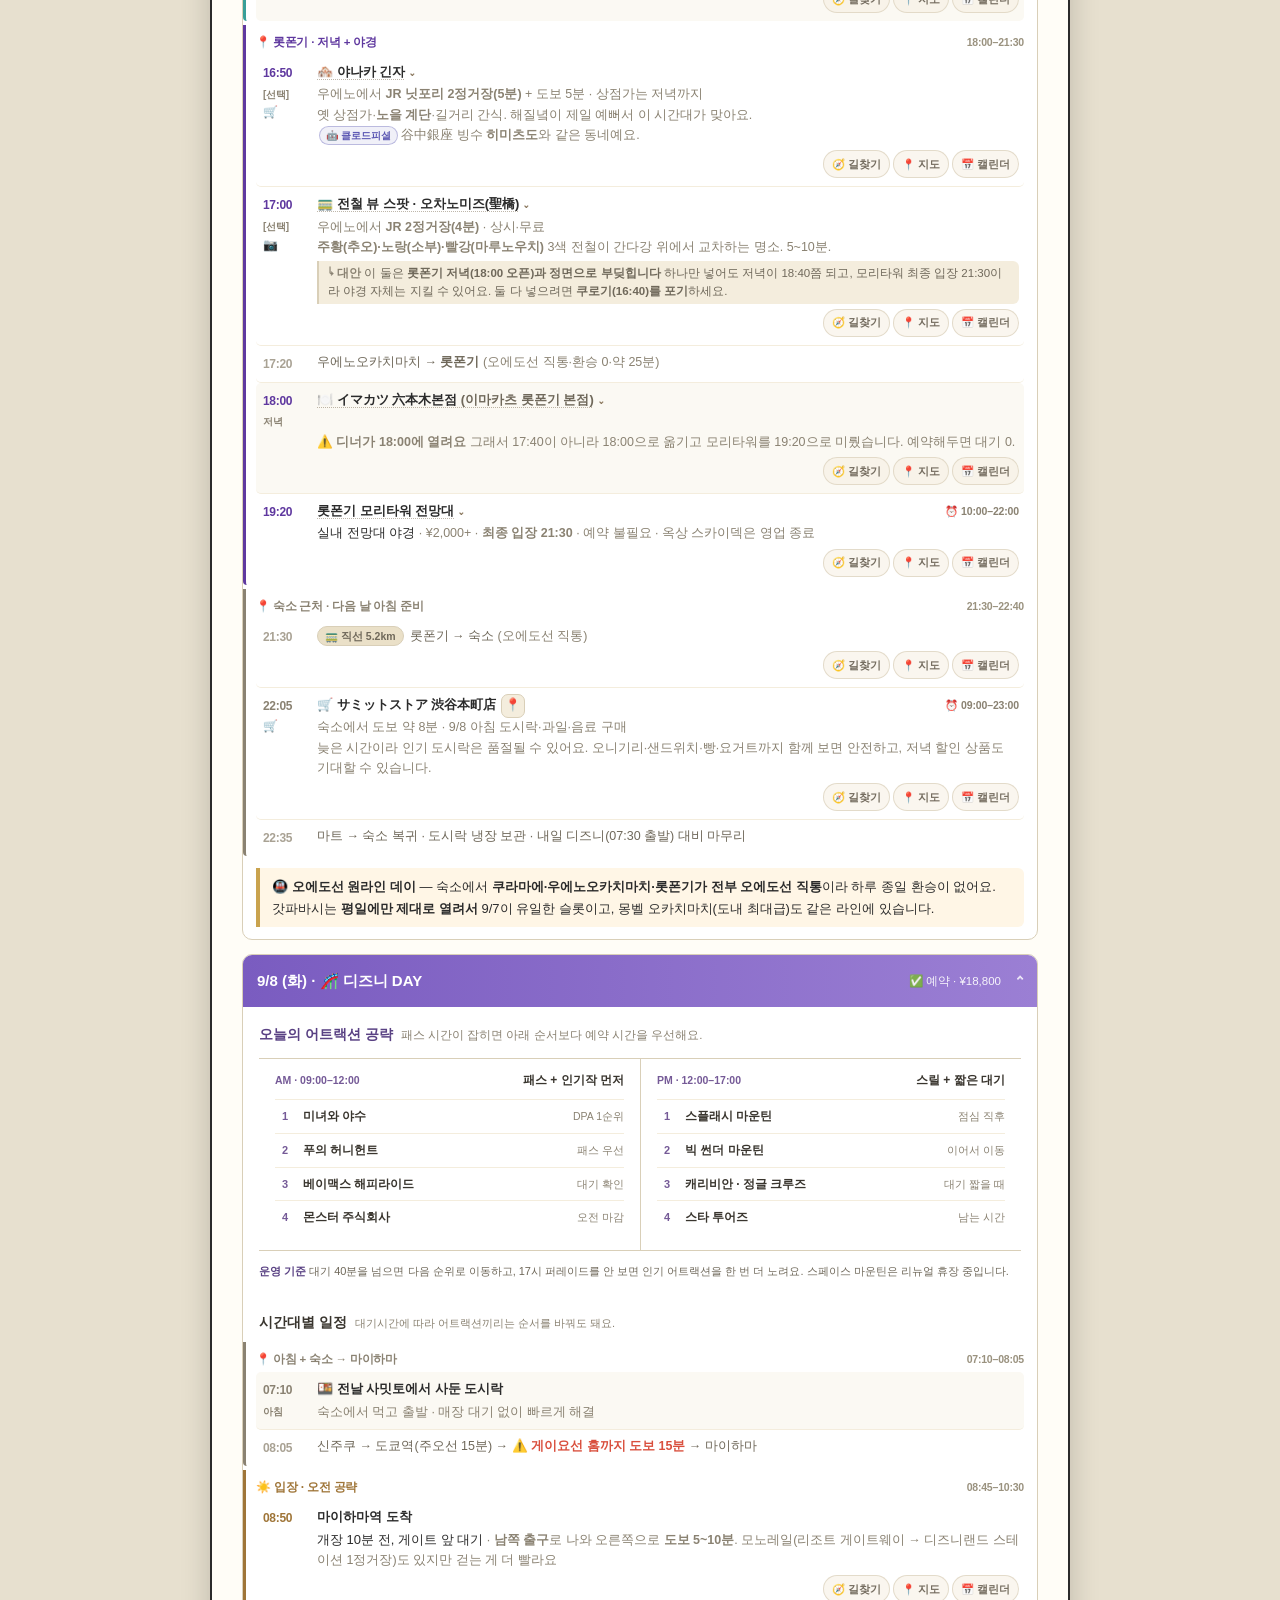
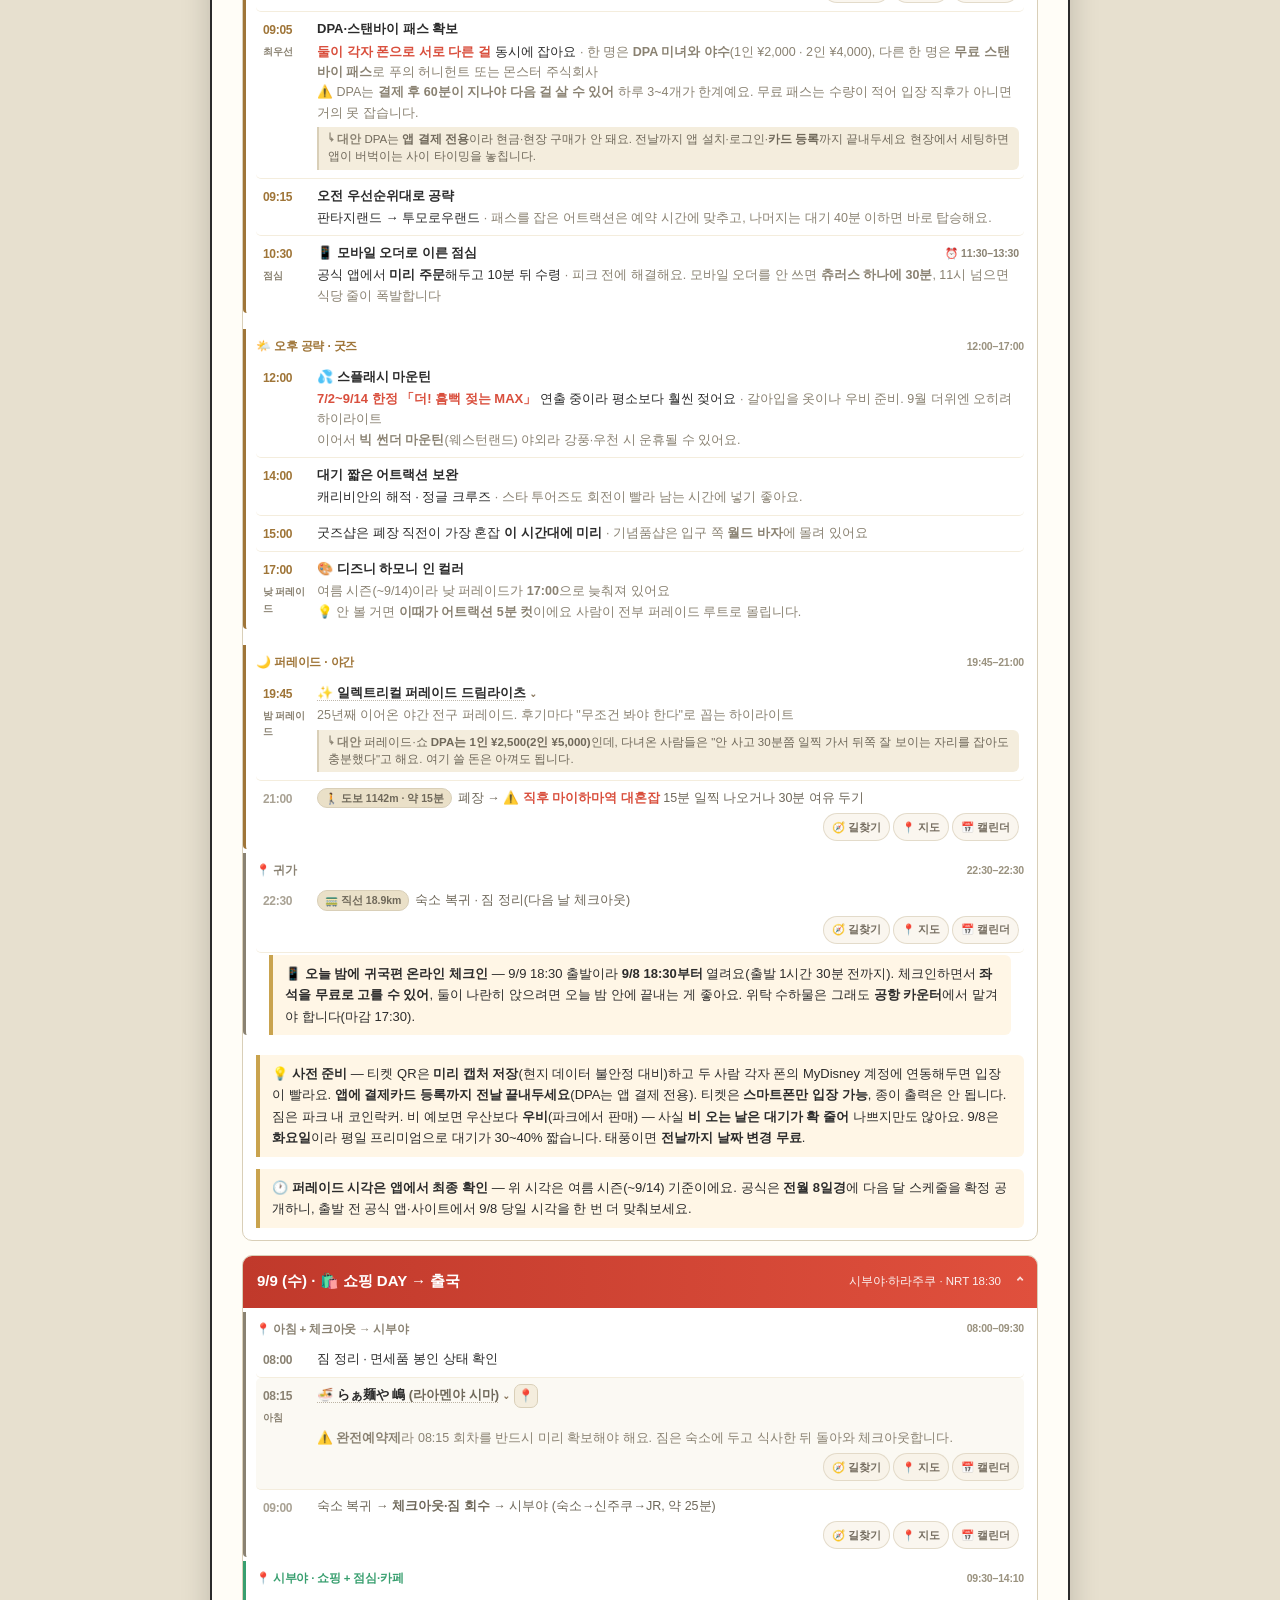
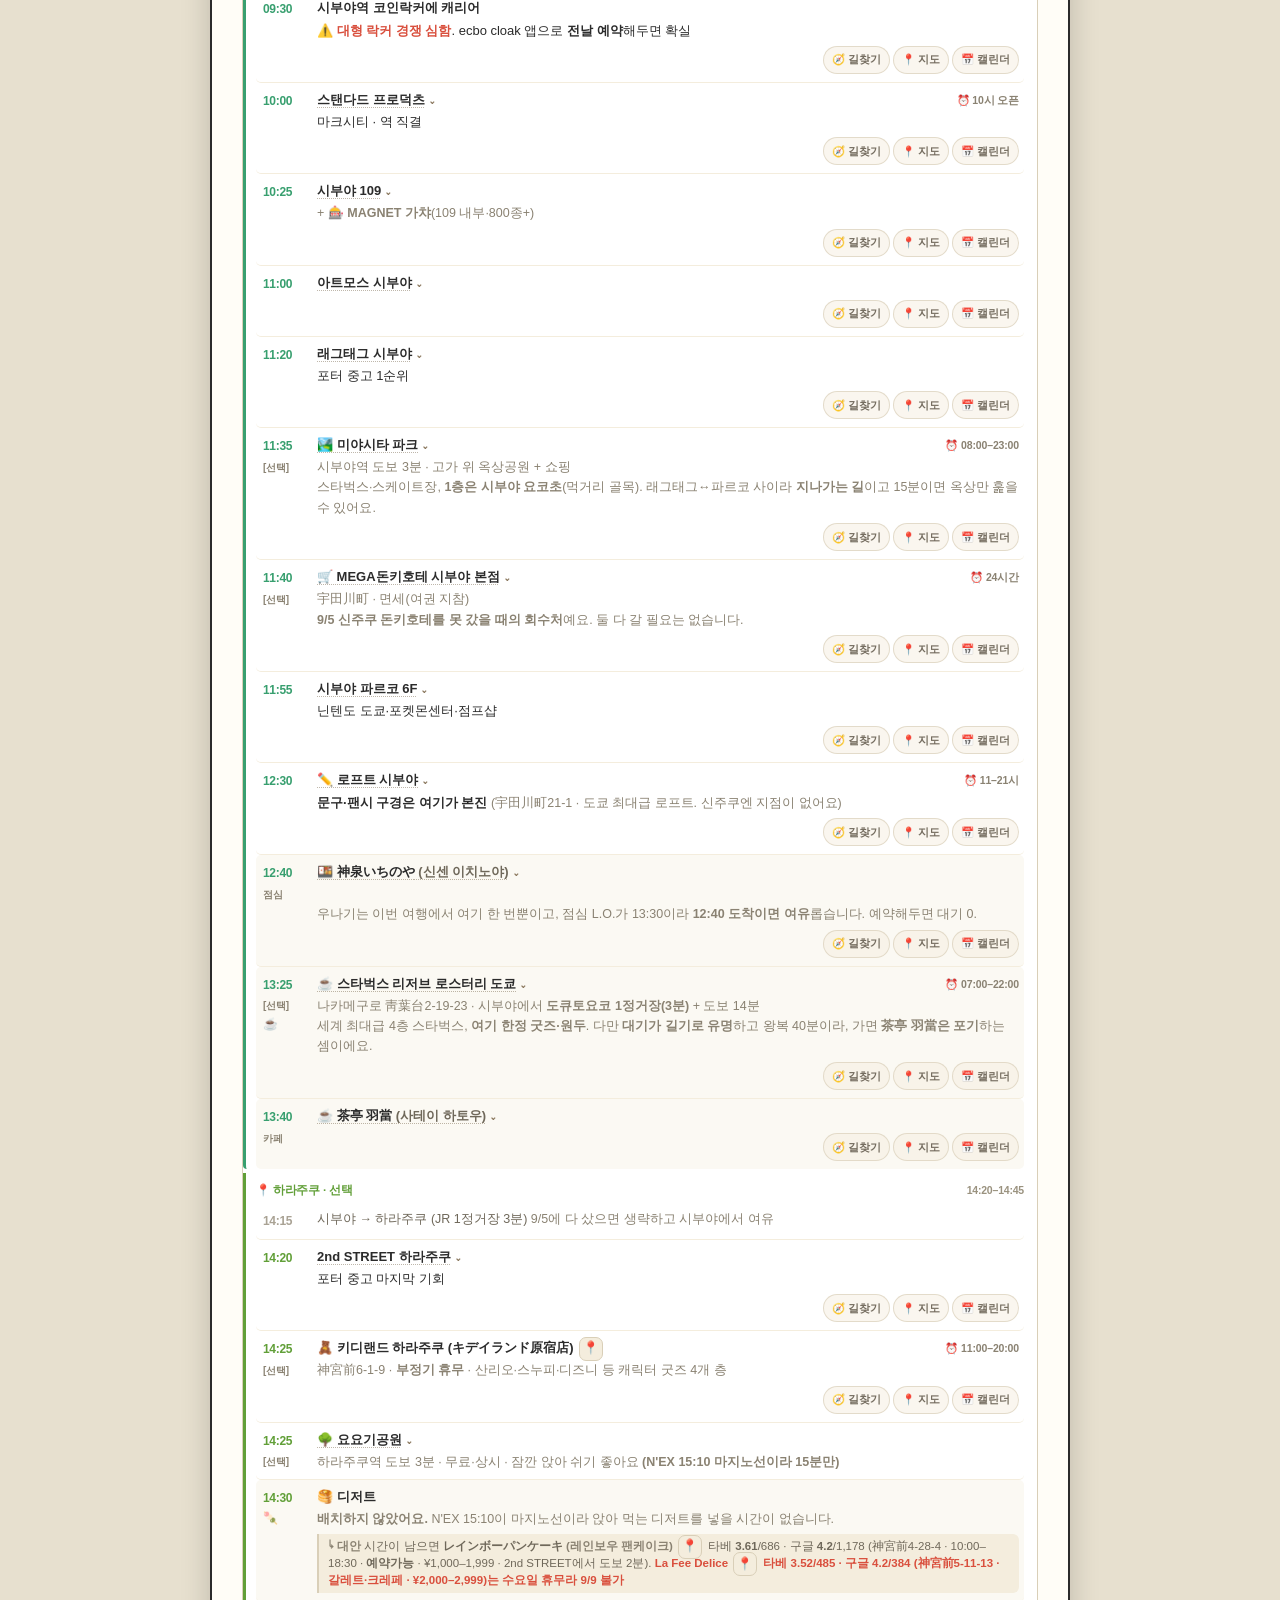
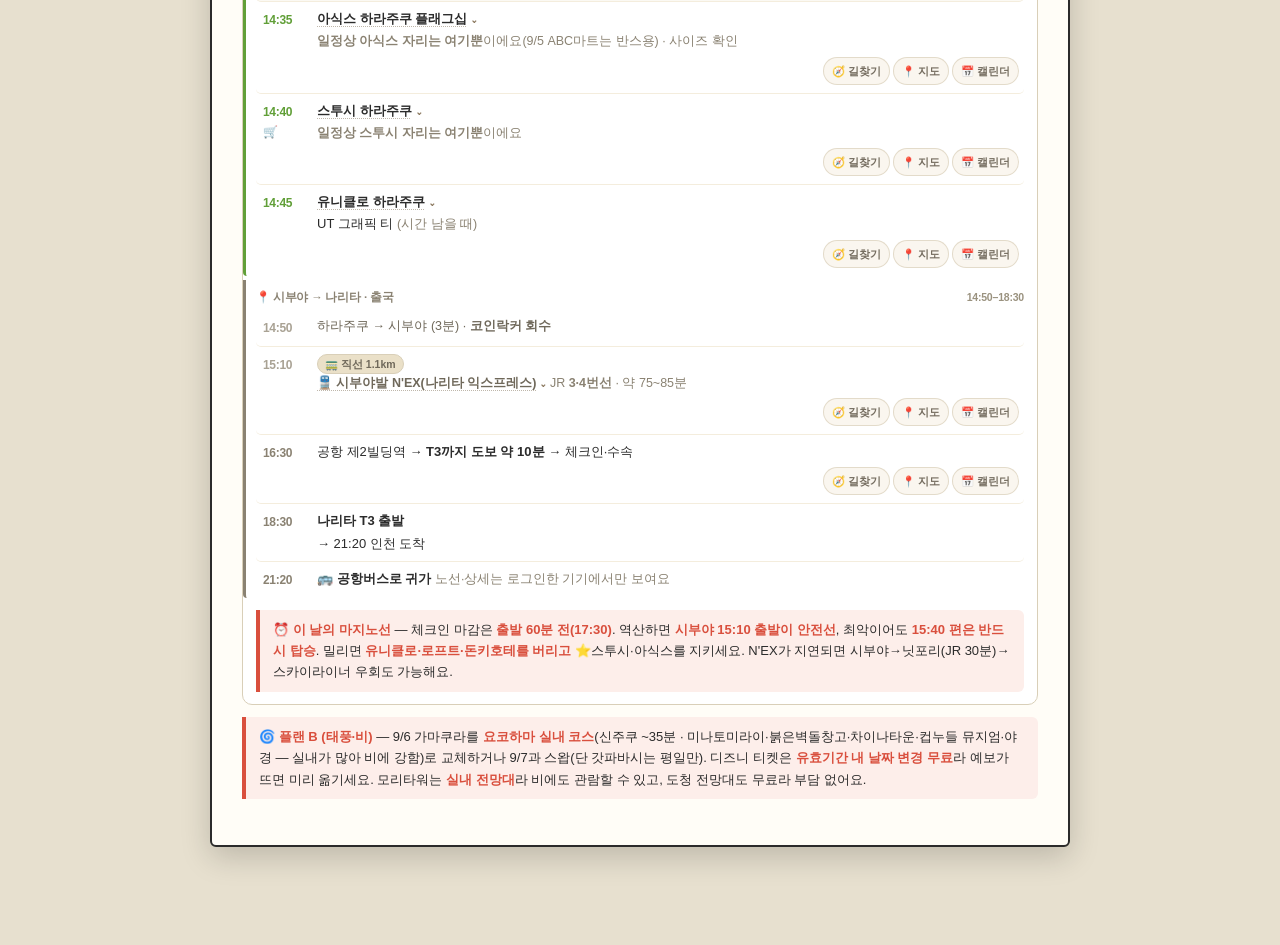
<file: pages/plan.html>
<!DOCTYPE html>
<html lang="ko">
<head>
<meta charset="UTF-8">
<meta name="viewport" content="width=device-width, initial-scale=1.0, maximum-scale=1.0, user-scalable=no">
<title>🗓️ 일자별 상세 일정 · 2026 도쿄</title>
<meta name="theme-color" content="#e7e0cf">
<meta name="apple-mobile-web-app-capable" content="yes">
<meta name="apple-mobile-web-app-status-bar-style" content="default">
<meta name="apple-mobile-web-app-title" content="도쿄여행">
<link rel="icon" href="data:image/svg+xml,%3Csvg xmlns='http://www.w3.org/2000/svg' viewBox='0 0 100 100'%3E%3Ctext y='.9em' font-size='88'%3E%F0%9F%97%BC%3C/text%3E%3C/svg%3E">
<link rel="apple-touch-icon" href="../icon-180.png">
<link rel="manifest" href="../manifest.webmanifest">
<link rel="stylesheet" href="../assets/style.css?v=144">
</head>
<body data-tab="plan">
<div class="sheet">
  <div class="topbar"></div>
  <header>
    <div class="stamp">가 정 통 신 문</div>
    <h1>🗓️ 일자별 상세 일정</h1>
    <p class="sub">— 니시신주쿠 거점 · 4박 5일 · 시간대별 타임라인 —</p>
  </header>

  <section id="sec-plan">
    <div class="plbar">
      <button type="button" id="pl-open">＋ 전체 펼치기</button>
      <button type="button" id="pl-close">－ 전체 접기</button>
      <button type="button" id="pl-today">📍 오늘만 보기</button>
    </div>

    <!-- 9/5 -->
    <details class="dcard" data-d="09-05" open>
      <summary class="dhead" style="background:linear-gradient(90deg,#5a6d85,#8195ad);">9/5 (토) · 도착 + 신주쿠 반나절 <span class="meta">면세 워밍업 · 여권 지참</span></summary>
      <div class="tl">
      <div class="zgrp z-dep" data-rg="">
        <div class="zone">📍 인천공항 출발 (<span data-secret="home-station">집</span> → ICN T1)<span class="zt">05:25–09:45</span></div>
          <div class="ev"><span class="t">05:25</span><span class="d"><b>출발</b></span></div>
          <div class="ev"><span class="t">05:37</span><span class="d"><span data-secret="bus-out">🚌 <b>공항버스 탑승</b> <span class="fix">확정</span> <span class="muted">— 노선·배차 시각은 로그인한 기기에서만 보여요</span></span></span></div>
          <div class="ev"><span class="t">07:00</span><span class="d"><b>인천공항 T1 도착</b> — 3층 출발층 앞에 바로 내려줍니다 <span class="muted">(이륙 2시간 45분 전)</span></span></div>
          <div class="ev"><span class="t">07:10</span><span class="d"><b>✈️ 제주항공 체크인 · 수하물 위탁</b> <span class="muted">3층 출발층 · <b>카운터 구역은 당일 전광판 확인</b>(제주항공은 성수기에 배정이 바뀝니다) · <b>국제선 마감 08:45</b>(출발 60분 전)</span><br><span class="muted">출발 <b>24시간 전부터</b> 앱에서 온라인 체크인(<b>무료 좌석 지정</b>)하고 모바일 탑승권을 받아두면, 공항에선 위탁 수하물만 맡기면 됩니다. 기내 수하물은 <b>3면 합 115cm·10kg 1개</b> 무료.</span></span></div>
          <div class="ev"><span class="t">07:40</span><span class="d"><b>🛃 출국장 → 보안검색 → 출국심사</b> <span class="muted">자동출입국심사 이용 · 액체류 100ml 이하만 기내로 · 보조배터리는 반드시 기내</span></span></div>
          <div class="ev"><span class="t">09:05</span><span class="d"><b>탑승구 도착</b> <span class="muted">게이트는 당일 확인 · <b>탑승동 배정이면 셔틀트레인 5분</b>을 더 잡으세요</span></span></div>
          <div class="ev"><span class="t">09:45</span><span class="d"><b>✈️ 7C1175 이륙</b> — ICN T1 → NRT T3 <span class="muted">2시간 30분</span></span></div>
          <div class="tip">🚇 <b>버스가 다 차면</b> — <span data-secret="home-planb">지하철로 우회</span> → 인천공항 T1 (약 100분). 첫차 기준으로도 08:00 전 도착 가능해요.</div>
          <div class="tip">📱 <b>전날 밤까지 끝낼 것</b> — <b>Visit Japan Web</b> 입국심사·세관 QR 발급(나리타 입국 시간이 확 줄어요) · 제주항공 모바일 탑승권 캡처 · 유심/eSIM 개통 준비.</div>
      </div>
      <div class="zgrp z-air" data-rg="">
        <div class="zone">📍 나리타 도착 + 점심<span class="zt">12:15–13:30</span></div>
          <div class="ev" data-noact><span class="t">12:15</span><span class="d"><b>나리타 T3 도착</b> — 입국심사·수하물 <span class="muted">(Visit Japan Web 사전등록 시 크게 단축)</span></span></div>
          <div class="ev"><span class="t">12:45<span class="slot">점심</span></span><span class="d"><b>🏪 T3 2층 로손에서 조달</b> <span class="fix">확정</span> <span class="muted">— <b>24시간</b> · 입국장에서 도보 2분 · T3 유일한 편의점</span><br><span class="muted">앉아서 먹지 말고 <b>오니기리·도시락·음료를 사서 N'EX 안에서</b>. N'EX는 전 좌석 지정이라 편하게 먹을 수 있어요.</span></span></div>
          <div class="ev move"><span class="t">13:00</span><span class="d"><b>T3 → T2 이동</b> <span class="muted">— 연결 통로 도보 약 600m(8분) 또는 무료 셔틀. T3엔 역이 없어요.</span></span></div>
          <div class="ev"><span class="t">13:10</span><span class="d"><details class="evfold"><summary><b>💳 空港第2ビル駅에서 Suica + N'EX 왕복권 구입</b> <span class="fix">확정</span> <span class="muted">— 여권 필수 · 1인 ¥5,200</span></summary><div class="fb"><div class="muted">둘 다 <b>B1 JR 개찰 앞</b>에서 삽니다.</div><div class="muted">왕복권은 <b>駅たびコンシェルジュ(JR 매표소)</b> 또는 <b>여권 스캔이 되는 지정 발매기</b>.</div><div class="muted">Suica는 <b>Welcome Suica 전용 자판기</b>.</div><div class="muted fbh">🎫 N'EX TOKYO 왕복 티켓</div><div class="muted">외국인 여권 소지자 전용 · <b>14일 이내 왕복 1회</b>(9/5→9/9 해당).</div><div class="muted"><b>여권 확인이 필요해 일반 자동판매기·에키넷으로는 못 사요</b> — 창구, 또는 나리타 B1의 여권 판독 가능한 발매기(일부 대수만 지원).</div><div class="muted">따로 사면 왕복 ¥6,660 → 왕복권은 <b>¥5,200</b>. <b>1인 ¥1,460 절약</b>.</div><div class="muted">표 한 장으로 <b>갈 때(9/5 나리타→신주쿠)</b>와 <b>올 때(9/9 시부야→나리타)</b> 둘 다 탑니다.</div><div class="muted">살 때 <b>“올 때 좌석도 지금 지정”</b>이라고 말하고, 시부야에서 타도 되는지 같이 확인하세요.</div><div class="muted fbh">💳 Suica 카드</div><div class="muted"><b>Welcome Suica</b> — 보증금 없이 충전액 그대로, <b>28일</b> 유효(1인 1장).</div><div class="muted">일반 무기명 Suica — 보증금 ¥500이지만 기간 제한 없음.</div><div class="muted"><b>아이폰 지갑에 모바일 Suica를 이미 넣었다면 생략</b>하고 바로 개찰로 가세요.</div></div></details></span></div>
          <div class="ev move"><span class="t">13:30</span><span class="d"><b>N'EX(나리타 익스프레스) 신주쿠행 탑승</b> <span class="fix">확정</span> <span class="muted">— 환승 없이 <b>약 80~85분</b> · 대형 수하물 공간 O</span><br><span class="muted">⚠️ N'EX는 <b>도쿄역에서 편성이 갈라져요</b> — 승차 전 전광판·차량 표시에서 <b>‘신주쿠행’ 차량</b>인지 확인하고 타세요.</span></span></div>
      </div>
      <div class="zgrp z-ho" data-rg="">
        <div class="zone">📍 숙소 체크인<span class="zt">15:00–15:00</span></div>
          <div class="ev"><span class="t">15:00</span><span class="d"><span data-secret="stay-checkin">신주쿠 도착 → <b>숙소 체크인</b>·짐 풀기</span></span></div>
      </div>
      <div class="zgrp z-sj" data-rg="신주쿠">
        <div class="zone">📍 신주쿠3초메 · 당고 우선 + 동쪽 쇼핑<span class="zt">15:25–17:25</span></div>
          <div class="ev move"><span class="t">15:25</span><span class="d">체크인 후 바로 숙소 → <b>신주쿠3초메</b> <span class="muted">(오에도선 1정거장 + 도보 · 짐은 숙소에 두고 이동)</span></span></div>
          <div class="ev"><span class="t">15:50<span class="slot">디저트</span></span><span class="d"><details class="evfold"><summary><b>🍡 追分だんご本舗</b> <span class="fix">확정</span></summary><div class="fb"><div class="muted fbh">⭐ 평점</div><div class="muted">타베로그 <b>3.76/2,200</b> · 구글 <b>4.4/1,551</b> <span class="muted">(평점/리뷰 수)</span></div><div class="muted fbh">🕒 영업 · 가격 · 위치</div><div class="muted"><b>토·일 찻집 11:30–18:00(L.O. 17:30)</b> · 포장 10:30–19:00 · <span class="tabe-price">¥1,000–1,999</span><br>新宿3-1-22</div><div class="muted fbh">🍽️ 분류</div><div class="muted">디저트 ★ · <span data-mapq="追分だんご本舗 新宿本店">追分だんご本舗 (오이와케 당고 혼포) 당고·카키고리</span></div></div></details><br><span class="muted"><b style="color:var(--accent);">종류가 남아 있을 때 먼저 방문</b> — 판매 매대는 10:30–19:00이지만 상품 소진 시 조기 마감될 수 있어요.</span></span></div>
          <div class="ev"><span class="t">16:20<span class="slot">[선택]</span></span><span class="d"><b data-mapq="Seria 新宿マルイアネックス店">🛒 Seria 新宿マルイアネックス店 (세리아 신주쿠 마루이 아넥스점)</b> · 11:00–20:00 · 마루이 아넥스 4F · 당고집에서 도보 1분<br><span class="muted">주방·수납·인테리어 소품 위주로 <b>10분만 빠르게</b>. 다이소까지 둘 다 자세히 보면 유니클로·돈키호테 중 하나는 생략하세요.</span></span></div>
          <div class="ev"><span class="t">16:35</span><span class="d"><details class="evfold"><summary><b>키노쿠니야 신주쿠본점</b> — smart 8·9월호(베이프 토트백 부록)</summary><div class="fb"><div class="muted fbh">🕒 영업 · 위치</div><div class="muted"><span data-mapq="紀伊國屋書店 新宿本店">紀伊國屋書店 新宿本店 · 신주쿠</span></div><div class="muted fbh">📝 상세</div><div class="muted">일본 대표 대형서점. <b>🎯 목표: smart 8·9월 합병호(¥1,890)</b> — <b>베이프(A BATHING APE) HYBRID CAMO 대용량 토트백 부록</b>(37×45×14cm). <b style="color:var(--accent);">⚠️ 6/25 발매라 9월엔 품절·차기호 교체 가능성</b> — 없으면 다른 대형서점·세븐일레븐·아마존재팬 재고 확인.</div></div></details></span></div>
          <div class="ev"><span class="t">16:50<span class="slot">[선택]</span></span><span class="d"><b data-mapq="DAISO ビックカメラ新宿東口店">🛒 DAISO ビックカメラ新宿東口店 (다이소 빅카메라 신주쿠 동쪽 출구점)</b> · 10:00–22:00 · 빅카메라 8F · 키노쿠니야↔ABC마트 사이<br><span class="muted">신주쿠구 최대급 357평. 엘리베이터 이동을 포함해 <b>15분 기준</b>이고, 세리아와 비교해서 한 곳만 골라도 충분해요.</span></span></div>
          <div class="ev"><span class="t">17:05</span><span class="d"><b>ABC마트 그랜드 스테이지</b> — 반스 V5131 재고 문의</span></div>
          <div class="ev"><span class="t">17:15<span class="slot">[선택]</span></span><span class="d"><b>👕 유니클로 신주쿠3초메</b> <span class="muted">— UT 그래픽 티 · ABC마트에서 도보 3분(明治通り) · ~21시</span></span></div>
          <div class="ev"><span class="t">17:25<span class="slot">[선택]</span></span><span class="d"><b>🛒 MEGA돈키호테 신주쿠점</b> <span class="muted">— 新宿3-16 · <b>24시간</b> · 동쪽 쇼핑을 마치며 짧게 확인 <b>(면세 카운터 있음)</b></span></span></div>
      </div>
      <div class="zgrp z-sj" data-rg="신주쿠">
        <div class="zone">📍 신주쿠 남구 · 몽벨 + 핸즈<span class="zt">17:40–18:35</span></div>
          <div class="ev move"><span class="t">17:40</span><span class="d">신주쿠3초메 → <b>신주쿠 남구</b> <span class="muted">(도보 약 10분)</span></span></div>
          <div class="ev"><span class="t">17:50</span><span class="d"><b>몽벨 신주쿠 남구점</b> · 10:00–21:00 · 220평 · 9종 품번 리스트</span></div>
          <div class="ev"><span class="t">18:10<span class="slot">[선택]</span></span><span class="d"><b data-mapq="ハンズ 新宿店">🛒 핸즈 신주쿠점 (ハンズ 新宿店)</b> <span><span class="muted">— 千駄ヶ谷5-24-2 타임즈스퀘어 2~8F · <b>10:00–21:00</b> · <b>몽벨에서 도보 3분</b>(같은 남쪽출구 블록)</span></span><br><span class="muted"><b>🥬 양배추 필러</b>(카이 DH-2086)만 먼저 확인하고 15분 이내로 나와요.</span></span></div>
          <div class="ev"><span class="t">18:25<span class="slot">[선택]</span></span><span class="d"><details class="evfold"><summary><b>🚃 전철 뷰 스팟 · 센다가야</b> <span><span class="muted">— 渋谷区千駄ヶ谷4丁目 세븐일레븐 앞 건널목 · <b>몽벨에서 도보 6분</b> · 상시·무료</span></span><br><span class="muted">사진만 10분. 몽벨·핸즈가 밀렸으면 바로 생략하고 후운지로 이동하세요.</span></summary><div class="fb"><div class="muted fbh">🕒 영업 · 위치</div><div class="muted"><span data-mapq="セブンイレブン 渋谷千駄ヶ谷4丁目店">東京都渋谷区千駄ヶ谷4丁目 (7-Eleven 앞)</span></div><div class="muted fbh">📝 상세</div><div class="muted">7-Eleven 앞 <b>건널목·전철 뷰</b> 포인트. 지나가는 전철 담기 좋은 사진 명소.</div></div></details></span></div>
      </div>
      <div class="zgrp z-sj" data-rg="신주쿠">
        <div class="zone">📍 신주쿠 · 중고폰 + 저녁<span class="zt">18:50–20:55</span></div>
          <div class="ev"><span class="t">18:50</span><span class="d"><b data-mapq="じゃんぱら 新宿店">📱 잔파라 → 소프맵 신주쿠</b> <span class="muted">— 중고 아이폰 시세 · 잔파라 <b>11:30–20:00</b> / 소프맵 <b>11:00–21:00</b> · 적롬○·SIM프리·배터리 85%↑</span><br><span class="muted"><b>20시에 닫는 잔파라부터</b> 보고 가까운 소프맵으로 이동해 20분 안에 확인하세요. 앞 일정이 밀리면 소프맵만 보고 저녁으로 이동합니다.</span></span></div>
          <div class="ev"><span class="t">19:15<span class="slot">저녁</span></span><span class="d"><details class="evfold"><summary><b>🍽️ 風雲児</b> <span class="fix">확정</span></summary><div class="fb"><div class="muted fbh">⭐ 평점</div><div class="muted">타베로그 <b>3.77/5,274</b> · 구글 <b>4.3/5,637</b> <span class="muted">(평점/리뷰 수)</span></div><div class="muted fbh">🕒 영업 · 가격 · 위치</div><div class="muted"><b>11–15 / 17–21 · 무휴 · 예약불가(대기 30~40분)</b> · <span class="tabe-price">≤¥999</span><br>代々木2-14-3</div><div class="muted fbh">🍽️ 분류</div><div class="muted">맛집 · <span data-mapq="風雲児 新宿本店">風雲児 (후운지) 츠케멘</span> <span class="cpof">🤖 클로드피셜</span> <span class="muted">닭·생선 육수 츠케멘 명가로 제가 로컬 추천에도 올렸던 곳이에요 — 점심때 가면 오픈런/대기가 깁니다.</span></div></div></details><br><span class="muted">⚠️ 토요일 저녁이라 <b>대기 30~40분</b>을 각오하세요. 20:25까지 식사를 마치는 기준이고, 줄이 더 길면 아래 대안으로 바로 바꿔요.</span></span></div>
          <div class="ev"><span class="t">20:30<span class="slot">카페</span></span><span class="d"><details class="evfold"><summary><b>☕ 但馬屋珈琲店 본점</b> <span class="fix">확정</span></summary><div class="fb"><div class="muted fbh">⭐ 평점</div><div class="muted">타베로그 <b>3.54/806</b> · 구글 <b>4.1/1,241</b> <span class="muted">(평점/리뷰 수)</span></div><div class="muted fbh">🕒 영업 · 가격 · 위치</div><div class="muted"><b>10:00–23:00</b> · <span class="tabe-price">≤¥999</span><br>西新宿1-2-6 · 도청 길목</div><div class="muted fbh">🍽️ 분류</div><div class="muted">카페 · <span data-mapq="但馬屋珈琲店 本店 西新宿">但馬屋珈琲店 (타지마야 코히텐) 자가배전 커피(노포)</span></div></div></details></span></div>
      </div>
      <div class="zgrp z-sj" data-rg="신주쿠">
        <div class="zone">📍 니시신주쿠 · 야경<span class="zt">20:55–22:00</span></div>
          <div class="ev"><span class="t">20:55<span class="slot">[선택]</span></span><span class="d"><b>🏮 오모이데 요코초</b> <span><span class="muted">— 西新宿1초메 · <b>카페(但馬屋)와 같은 골목</b> · 저녁~심야 · 현금 위주</span></span><br><span class="muted">야키토리 골목 구경만 <b>10분</b>. 골든가이는 이미 지나온 동쪽이라 되돌아가지 않아요.</span><br><span class="muted"><span class="cpof">🤖 클로드피셜</span> 思い出横丁 — 퇴근길 <b>야키토리 골목</b> + 미니 바 <b>골든가이(ゴールデン街)</b>. 로컬 감성이 진합니다. 🔒 <b>치안</b> — 추천 로컬 동네는 대체로 <b>밤에도 안전한 지역</b>이지만 <b style="color:var(--accent);">여기만은 환락가 가부키초에 인접</b>하니 호객꾼을 따라가지 않기 · 요금 미리 확인 · <b>바가지 바 주의</b>.</span></span></div>
          <div class="ev"><span class="t">21:10</span><span class="d"><details class="evfold"><summary><b>도쿄 도청 전망대</b> — 무료·<b style="color:var(--accent);">최종 입장 21:30</b> <span class="muted">· 카페가 밀리면 오모이데 요코초를 생략하고 바로 이동 · 놓쳐도 9/6·9/7에 재시도 가능</span></summary><div class="fb"><div class="muted fbh">🕒 영업 · 위치</div><div class="muted"><span data-mapq="東京都庁 展望室">東京都庁 展望室 · 신주쿠</span></div><div class="muted fbh">📝 상세</div><div class="muted"><b>무료 전망대</b>(약 202m)! 니시신주쿠에서 도보권. 남·북 전망실 운영(~22:00경), 맑으면 후지산. 야경 가성비 최고.</div></div></details></span></div>
          <div class="ev move"><span class="t">22:00</span><span class="d">숙소 복귀</span></div>
      </div>
      </div>
      <div class="warn">⚠️ <b>회수 플랜</b> — 오이와케 당고를 먼저 지키고, 뒤가 밀리면 <b>세리아·다이소 중 한 곳 → 유니클로·돈키호테 → 전철 뷰 스팟</b> 순서로 생략하세요. <b>몽벨</b> 품절이면 9/7 오카치마치점(도내 최대급), <b>smart 잡지</b>는 다른 대형서점·세븐일레븐·아마존재팬이 회수처예요. 핸즈의 양배추 필러는 9/7 갓파바시에서도 찾을 수 있습니다. 도청은 무료라 놓치면 9/6·9/7에 재시도해요.</div>
    </details>

    <!-- 9/6 -->
    <details class="dcard" data-d="09-06" open>
      <summary class="dhead" style="background:linear-gradient(90deg,#2b5a86,#4a86c5);">9/6 (일) · 🚃 근교 DAY <span class="meta">가마쿠라 + 에노시마</span></summary>
      <div class="tl">
      <div class="zgrp z-air" data-rg="">
        <div class="zone">📍 아침 + 신주쿠 → 기타카마쿠라<span class="zt">07:30–08:45</span></div>
          <div class="ev move"><span class="t">07:30</span><span class="d">숙소 출발 → 신주쿠역</span></div>
          <div class="ev"><span class="t">07:50<span class="slot">아침</span></span><span class="d"><details class="evfold"><summary><b>🥐 BERG(ベルク)</b> <span class="fix">확정</span></summary><div class="fb"><div class="muted fbh">⭐ 평점</div><div class="muted">타베로그 <b>3.73/2,935</b> · 구글 <b>4.2/2,233</b> <span class="muted">(평점/리뷰 수)</span></div><div class="muted fbh">🕒 영업 · 가격 · 위치</div><div class="muted"><b>07:00–23:00 연중무휴</b> · <span class="tabe-price">저녁 ¥1,000–1,999 / 점심 ≤¥999</span><br>新宿3-38-1 루미네에스트 <b>B1</b> · <b>신주쿠역 개찰 안쪽이라 이동 0</b></div><div class="muted fbh">🍽️ 분류</div><div class="muted">아침 · <span data-mapq="ベルク BERG 新宿 ルミネエスト B1">BERG (베르크 · ベルク) 소시지·핫도그·자가배전 커피</span></div></div></details></span></div>
          <div class="ev move"><span class="t">08:45</span><span class="d"><b>JR 쇼난신주쿠라인</b> → <b>기타카마쿠라역 09:40 도착</b>(약 55분) <span class="muted">또는 오다큐 '에노시마·가마쿠라 프리패스'</span></span></div>
      </div>
      <div class="zgrp z-km" data-rg="가마쿠라">
        <div class="zone">📍 기타카마쿠라 · 나가시소멘 오픈런<span class="zt">09:50–11:50</span></div>
          <div class="ev"><span class="t">09:50<span class="slot">점심</span></span><span class="d"><details class="evfold"><summary><b style="color:var(--accent);">🎋 나가시소멘 茶屋かど <u>오픈런</u></b> <span class="fix">확정</span></summary><div class="fb"><div class="muted fbh">⭐ 평점</div><div class="muted">타베로그 <b>3.20/86</b> · 구글 <b>3.8/253</b> <span class="muted">(평점/리뷰 수)</span></div><div class="muted fbh">🕒 영업 · 가격 · 위치</div><div class="muted"><b>10:00–16:30 · 예약불가·💴 현금만</b> · <span class="tabe-price">¥1,000–1,999</span><br>기타카마쿠라</div><div class="muted fbh">🍽️ 분류</div><div class="muted">맛집 · <span data-mapq="茶屋かど 鎌倉 山ノ内">茶屋かど (차야카도) 나가시소멘</span></div><div class="muted fbh">🎋 어떤 곳</div><div class="muted">40년 노포 찻집의 <b>옛날식 대나무 나가시소멘</b> — 중정에 대나무 두 줄을 놓고 직원이 타이밍 맞춰 흘려줍니다. <b>3월 말~10월 말</b>만 운영 · 30석 · JR 기타카마쿠라역 도보 10분(949m). <b style="color:var(--accent);">⚠️ 예약 불가(워크인만) · 현금 전용</b>(카드·전자머니·QR 모두 불가) — 성수기 대기가 길어 <b>오픈런</b>이 안전해요.</div><div class="muted fbh">🤔 왜 가마쿠라까지 가나</div><div class="muted">도쿄 시내엔 사실상 없어요. 정통 나가시소멘 <b>鮒宿(조후)</b>는 주말만 운영하는데 <b>2026년 예약이 이미 전부 마감</b>(전화 예약, 6/21 접수 시작), <b>波多野(시부야 신센)</b>는 나가시소멘 포함 연회코스가 ¥5,500~, <b>Bar Ohana(기치조지)</b>는 루트 밖입니다. 그래서 근교 DAY의 가마쿠라가 최선이에요.</div></div></details> — 기타카마쿠라역 도보 10분(949m) <span class="muted">타베로그 <b>3.20</b> · 3~10월만 운영 · 30석 · 10:00~16:30</span><br><b style="color:var(--accent);">⚠️ 예약 불가(워크인만) + 현금 전용</b> <span class="muted">— 카드·전자머니·QR 모두 안 됨. 09:40 기타카마쿠라역 도착 → 도보 10분 → <b>09:50 도착해 20분 대기 → 10:00 첫 회전</b>. 이게 확실히 먹는 유일한 방법입니다.</span></span></div>
          <div class="ev"><span class="t">11:20<span class="slot">[선택]</span></span><span class="d"><b>⛩️ 엔가쿠지(円覚寺)</b> <span class="muted">— 기타카마쿠라역 바로 앞이라 <b>식사 후 되돌아가야</b> 해요(도보 10분). 30~40분 · 배관 300엔</span><br><span class="muted">오픈런에 시간을 썼으니 여기는 <b>버려도 되는 카드</b>입니다. 겐초지(建長寺)가 차야카도 바로 옆이라 되돌아가기 싫으면 그쪽이 편해요.</span></span></div>
          <div class="ev move"><span class="t">11:50</span><span class="d">도보 20분 또는 JR 1정거장 → 가마쿠라역</span></div>
      </div>
      <div class="zgrp z-km" data-rg="가마쿠라">
        <div class="zone">📍 가마쿠라<span class="zt">12:00–15:30</span></div>
          <div class="ev"><span class="t">12:00</span><span class="d"><b>츠루가오카하치만구</b> — 코마치도리 통과</span></div>
          <div class="ev"><span class="t">12:50</span><span class="d"><b>코마치도리</b> 잡화·기념품 <br><details class="evfold"><summary><b>🍰 디저트 · MAISON CACAO 가마쿠라코마치점</b> <span class="fix">확정</span></summary><div class="fb"><div class="muted fbh">⭐ 평점</div><div class="muted">타베로그 <b>3.68/906</b> · 구글 <b>4.3/663</b> <span class="muted">(평점/리뷰 수)</span></div><div class="muted fbh">🕒 영업 · 가격 · 위치</div><div class="muted"><b>10:00–18:00</b> · <span class="tabe-price">≤¥999</span><br>小町2-9-7 · <b>코마치도리 안</b>(이동 0)</div><div class="muted fbh">🍽️ 분류</div><div class="muted">디저트 ★ · <span data-mapq="MAISON CACAO 鎌倉小町店">MAISON CACAO 생초콜릿 소프트</span></div></div></details></span></div>
          <div class="ev move"><span class="t">13:40</span><span class="d">에노덴 가마쿠라 → <b>하세역</b> (5분)</span></div>
          <div class="ev"><span class="t">13:55</span><span class="d"><b>하세데라</b> — 관음당·바다 전망대 <br><details class="evfold"><summary><b>☕ 카페 · 海光庵</b> <span class="fix">확정</span></summary><div class="fb"><div class="muted fbh">⭐ 평점</div><div class="muted">타베로그 <b>3.44/219</b> · 구글 <b>4.1/252</b> <span class="muted">(평점/리뷰 수)</span></div><div class="muted fbh">🕒 영업 · 가격 · 위치</div><div class="muted"><b>10:00–16:00</b> · <span class="tabe-price">¥1,000–1,999</span><br><b>하세데라 경내</b>(이동 0)</div><div class="muted fbh">🍽️ 분류</div><div class="muted">카페 · <span data-mapq="海光庵 長谷寺 鎌倉">海光庵 (카이코안) 찻집·바다 전망</span></div></div></details><span class="alt"><b data-mapq="茶房 雲母 鎌倉">茶房 雲母 <span class="krn">(사보 키라라)</span></b> 타베 <b>3.71</b>/1,654 · 구글 <b>4.1</b>/1,191 (御成町16-7 · 일 10:30–18:00 · <b>화·수·목 휴무</b> · ¥1,000–1,999 · 시라타마 안미츠 명가) — 별점은 훨씬 높지만 <b>가마쿠라역 서쪽</b>이라 하세·대불과 반대. 코마치도리에서 왕복 30분 더 쓸 각오면 추천</span></span></div>
          <div class="ev"><span class="t">14:50</span><span class="d"><b>고토쿠인 대불</b> — 하세역 도보 7분</span></div>
      </div>
      <div class="zgrp z-en" data-rg="에노시마">
        <div class="zone">📍 에노시마<span class="zt">16:00–18:30</span></div>
          <div class="ev move"><span class="t">15:30</span><span class="d">에노덴 하세 → <b>에노시마역</b> (20분) · 벤텐바시 도보</span></div>
          <div class="ev"><span class="t">16:00</span><span class="d"><b>에노시마 신사</b> <span class="muted">(에스카 이용하면 계단 절약)</span> · <b style="color:var(--accent);">⚠️ 이와야 동굴은 16시 마감이라 이번엔 스킵</b></span></div>
          <div class="ev"><span class="t">17:00</span><span class="d"><b>씨캔들 전망등대</b> — 일몰 약 18:00 <br><details class="evfold"><summary><b>☕ 카페 · LONCAFE 에노시마본점</b> <span class="fix">확정</span></summary><div class="fb"><div class="muted fbh">⭐ 평점</div><div class="muted">타베로그 <b>3.50/830</b> · 구글 <b>4.1/975</b> <span class="muted">(평점/리뷰 수)</span></div><div class="muted fbh">🕒 영업 · 가격 · 위치</div><div class="muted"><b>일 10:00–20:00(L.O. 19:30)</b> · <span class="tabe-price">¥1,000–1,999</span><br><b>씨캔들 바로 옆</b>(코킹엔 내) · 일몰 관람</div><div class="muted fbh">🍽️ 분류</div><div class="muted">카페 ★ · <span data-mapq="LONCAFE 江ノ島本店">LONCAFE 江ノ島 (롱카페 에노시마) 프렌치토스트·오션뷰</span></div></div></details><span class="alt"><b data-mapq="江の島プリン">江の島プリン</b> 타베 <b>3.48</b>/215 · 구글 <b>4.2</b>/662 (片瀬海岸1-11-27 · 10:00–17:00 · <b>화 휴무</b> · ≤¥999) — 가타세에노시마역 앞. <b>17시 마감</b>이라 씨캔들을 건너뛸 때만</span></span></div>
          <div class="ev move"><span class="t">18:30</span><span class="d">가타세에노시마역 → 신주쿠 (약 70분)</span></div>
          <div class="ev"><span class="t">19:20<span class="slot">[선택]</span></span><span class="d"><details class="evfold"><summary><b>🎒 북오프 슈퍼바자르 가와사키역앞점</b> <span class="muted">— 후지사와에서 JR 도카이도선 30분 · 가와사키역 도보 3분 · <b>~22시</b></span><br><span class="muted">⚠️ 들르면 <b>신주쿠 복귀가 20:50</b>으로 밀립니다. 저녁 タカマル은 23시까지라 유지되지만 빅카메라는 포기하세요. 근교와 중고 쇼핑을 하루에 묶는 유일한 기회예요.</span></summary><div class="fb"><div class="muted fbh">🕒 영업 · 위치</div><div class="muted"><span data-mapq="ブックオフスーパーバザー 川崎駅前店">ブックオフスーパーバザー 川崎 · 가와사키</span></div><div class="muted fbh">📝 상세</div><div class="muted">초대형 <b>중고 매장</b> — 책·게임·피규어·의류·시계·명품까지. 보물찾기 재미. 신주쿠서 ~30~40분.</div></div></details></span></div>
      </div>
      <div class="zgrp z-sj" data-rg="신주쿠">
        <div class="zone">📍 신주쿠 복귀<span class="zt">19:50–21:40</span></div>
          <div class="ev"><span class="t">19:50<span class="slot">저녁</span></span><span class="d"><details class="evfold"><summary><b>🍽️ タカマル鮮魚店</b> <span class="fix">확정</span></summary><div class="fb"><div class="muted fbh">⭐ 평점</div><div class="muted">타베로그 <b>3.49/1,549</b> · 구글 <b>4.1/2,142</b> <span class="muted">(평점/리뷰 수)</span></div><div class="muted fbh">🕒 영업 · 가격 · 위치</div><div class="muted"><b>11:00–23:00 무휴 · 예약가능</b> · <span class="tabe-price">저녁 ¥4,000–4,999 / 점심 ¥1,000–1,999</span><br>西新宿7-15-1</div><div class="muted fbh">🍽️ 분류</div><div class="muted">맛집 · <span data-mapq="タカマル鮮魚店 西新宿">タカマル鮮魚店 (타카마루 센교텐) 해산물 이자카야</span></div></div></details><br><span class="muted">근교에서 21시 가까이 돌아오는 날이라 <b>늦게까지·예약되는 곳</b>을 우선했어요.</span></span></div>
          <div class="ev"><span class="t">21:00</span><span class="d"><details class="evfold"><summary><b>빅카메라 신주쿠</b>(~22시) — 면세+할인쿠폰 <span class="muted">· 발이 아프면 생략</span></summary><div class="fb"><div class="muted fbh">🕒 영업 · 위치</div><div class="muted"><span data-mapq="ビックカメラ 新宿東口店">ビックカメラ (BIC CAMERA) · 신주쿠·이케부쿠로</span></div><div class="muted fbh">📝 상세</div><div class="muted">가전·잡화 종합. <b style="color:var(--accent);">⚠️ 여권 면세 + 할인쿠폰</b>.</div></div></details></span></div>
          <div class="ev move"><span class="t">21:40</span><span class="d">숙소 복귀</span></div>
      </div>
      </div>
      <div class="tip">💡 <b>대안 루트</b> — 흐리거나 비면 씨캔들 전망 가치가 떨어지니 <b>일찍 복귀</b>. 여유가 남으면 귀갓길에 <b>JR 후지사와 → 가와사키(도카이도선 30분) → 북오프 슈퍼바자르</b>(22시까지, 역 도보 3분) 경유 가능 — 근교와 중고 쇼핑을 하루에 묶는 방법.</div>
    </details>

    <!-- 9/7 -->
    <details class="dcard" data-d="09-07" open>
      <summary class="dhead" style="background:linear-gradient(90deg,#256b56,#3f9179);">9/7 (월) · 아사쿠사·갓파바시 + 우에노 <span class="meta">평일 전용 코스</span></summary>
      <div class="tl">
      <div class="zgrp z-air" data-rg="">
        <div class="zone">📍 숙소 → 아사쿠사<span class="zt">09:30–09:30</span></div>
          <div class="ev move"><span class="t">09:30</span><span class="d">숙소 출발 → 타와라마치/우에노 (약 35분)</span></div>
      </div>
      <div class="zgrp z-as" data-rg="아사쿠사">
        <div class="zone">📍 갓파바시 · 아사쿠사<span class="zt">10:15–13:00</span></div>
          <div class="ev"><span class="t">09:45<span class="slot">[선택]</span></span><span class="d"><details class="evfold"><summary><b>🌿 기요스미 정원 · 키요스미시라카와</b> <span><span class="muted">— <b>오에도선 직통</b>(숙소에서 환승 0·25분, 쿠라마에 두 정거장 앞) · 09:00~17:00 · 입장 ¥150</span></span><br><span class="muted">전통 회유식 정원 + <b>블루보틀 1호점</b>이 있는 커피 거리. 이번 여행에서 <b>오에도선 라인 위에 있는 유일한 미방문지</b>라 동선은 완벽한데, 넣으면 <b>이후 일정이 통째로 1시간 밀립니다</b>(갓파바시 17시 마감이라 아슬).</span></summary><div class="fb"><div class="muted fbh">🕒 영업 · 위치</div><div class="muted"><span data-mapq="清澄庭園">清澄庭園 · 기요스미</span></div><div class="muted fbh">📝 상세</div><div class="muted">전통 회유식 일본정원(연못·징검돌). 입장 약 ¥150. 조용·힐링. 키요스미시라카와 카페거리와 함께.</div><div class="muted fbh">🏮 동네 (清澄白河 · 코토구) <span class="cpof">🤖 클로드피셜</span></div><div class="muted"><b>커피 성지</b>(블루보틀 1호점) + <b>현대미술관(MOT)</b>이 있는 조용한 로컬 동네예요.</div></div></details></span></div>
          <div class="ev"><span class="t">10:15</span><span class="d"><details class="evfold"><summary><b>갓파바시 도구가이</b>(그릇거리) — <b style="color:var(--accent);">평일이라 대부분 영업</b>(일요일엔 절반 휴무)·17시 마감<br><span class="muted"><b>남단 → 북단 한 방향으로</b> 훑으면 800m·75분에 딱 맞아요. 들를 상점 목록은 <b>제목을 눌러 펼치면</b> 나와요.</span></summary><div class="fb"><div class="muted fbh">🕒 영업 · 위치</div><div class="muted"><span data-mapq="かっぱ橋道具街">かっぱ橋道具街 · 아사쿠사</span></div><div class="muted fbh">📝 상세</div><div class="muted">우에노~아사쿠사 사이 <b>일본 최대 주방·식기 거리</b>(약 160개 점포) — 그릇·칼·조리도구·음식모형. 일부 매장 면세. <b style="color:var(--accent);">⚠️ 대부분 10~17시 마감 · 일요일엔 절반가량 휴무</b>(토요일도 3할 휴무) → <b>평일 낮 방문 권장</b>. 아사쿠사·우에노 빙수(쿠로기)와 묶기 좋음.</div><div class="muted fbh">🛍️ 그릇 보러 들를 곳 (가고 탭에서 옮김)</div><div class="muted"><b><span data-mapq="風和里 かっぱ橋">FUWARI (風和里)</span></b> — 西浅草2丁目 · かっぱ橋道具街通り<br>갓파바시 <b>도구가이 대로변</b>. 갓파바시 상점 대부분이 업소용인데 여기는 <b>가정용 그릇도 같이</b> 봅니다. 10:15 구간에서 그대로 지나가요.</div><div class="muted"><b><span data-mapq="三ツ星食器 松が谷">MITSUBOSHI TABLEWARE (三ツ星食器)</span></b> — 松が谷2-1-13 · <b>~17:30</b><br>구글 <b>4.8(30)</b> — 갓파바시에서 평점이 가장 높은 축. 업소용 식기 전문. <b style="color:var(--accent);">⚠️ 17:30 마감</b>이라 오전 구간(10:15~11:30)에 넣어야 합니다.</div><div class="muted"><b><span data-mapq="キッチンワールドTDI 松が谷">KITCHEN WORLD TDI</span></b> — 松が谷1-12<br>갓파바시 <b>대형 종합 주방용품점</b>. 칼·냄비·조리도구·식기를 한 건물에서 훑을 수 있어 <b>시간이 없을 때 여기 하나만</b> 가도 됩니다.</div></div></details></span></div>
          <div class="ev move"><span class="t">11:30</span><span class="d">갓파바시 → 아사쿠사 도보 10분</span></div>
          <div class="ev"><span class="t">11:45</span><span class="d"><details class="evfold"><summary><b>아사쿠사</b> — 가미나리몬·나카미세·센소지</summary><div class="fb"><div class="muted fbh">🕒 영업 · 위치</div><div class="muted"><span data-mapq="浅草寺">浅草 · 浅草寺 · 仲見世通り · 경내 24h·상점 ~17시</span></div><div class="muted fbh">📝 상세</div><div class="muted">도쿄 최고(最古) 사찰 <b>센소지</b>와 가미나리몬·나카미세 상점가. 인력거·기모노 대여·길거리 간식(멜론빵·닌교야키). <b>갓파바시와 도보권</b>, 우에노와 2정거장 — 9/7(월) 코스로 확정.</div></div></details></span></div>
          <div class="ev"><span class="t">13:00<span class="slot">점심</span></span><span class="d"><details class="evfold"><summary><b style="color:var(--accent);">🍣 쿠라스시 아사쿠사점</b></summary><div class="fb"><div class="muted fbh">⭐ 평점</div><div class="muted">타베로그 <b>3.08/145</b> · 구글 <b>4.1/3,991</b> <span class="muted">(평점/리뷰 수)</span></div><div class="muted fbh">🕒 영업 · 가격 · 위치</div><div class="muted"><b>~23:00 · 예약 불필요(EPARK 발권 가능)</b> · <span class="tabe-price">¥1,000–1,999</span><br>浅草1-25-15 ROX 4F · 빗쿠라퐁 · 평점은 낮지만 <b>가고 싶다고 정한 곳</b></div><div class="muted fbh">🍽️ 분류</div><div class="muted">맛집 · <span data-mapq="くら寿司 浅草ROX店">無添くら寿司 浅草ROX店 (무텐 쿠라스시 아사쿠사 ROX점) 회전초밥</span> <span class="muted">くら寿司 / Kura Sushi</span></div><div class="muted fbh">🎁 빗쿠라퐁</div><div class="muted"><b>빈 접시 5장</b>을 반납구에 넣으면 <b>빗쿠라퐁(ビッくらポン)</b> 게임! 당첨되면 캡슐 굿즈가 나옵니다. 5접시마다 1회 추첨이라 꽝도 있어요. 접시당 약 <b>¥115~</b> · 항균 캡슐 레인 · 터치패널 다국어 주문.</div><div class="muted fbh">📍 다른 지점 (대안)</div><div class="muted">② <b><span data-mapq="くら寿司 西新宿店">니시신주쿠점</span></b>(니시신주쿠 7-1-7) — <b>숙소 도보권</b>, 주말 10:20~24:00이라 저녁 대안.<br>③ <b><span data-mapq="くら寿司 グローバル旗艦店 原宿">글로벌 기함점 하라주쿠</span></b>(진구마에 4-31-10) — 외국인 응대 특화, 9/9 쇼핑 DAY 중에도 가능.</div><div class="muted fbh">⚠️ 대기</div><div class="muted">인기 지점은 대기가 깁니다 → <b>앱/EPARK 사전 발권</b> 추천(도착 30분 전 원격 발권 가능). 입장 마감은 <b>폐점 30분 전</b>.</div></div></details>(ROX 4F) <span class="fix">확정</span> <span class="muted">— 빗쿠라퐁 · 예약 불필요(EPARK 발권 가능)</span></span></div>
      </div>
      <div class="zgrp z-as" data-rg="아사쿠사">
        <div class="zone">📍 아사쿠사 · 카페<span class="zt">14:15–15:15</span></div>
          <div class="ev"><span class="t">14:15<span class="slot">카페</span></span><span class="d"><details class="evfold"><summary><b>☕ 雷一茶 아사쿠사본점</b> <span class="fix">확정</span></summary><div class="fb"><div class="muted fbh">⭐ 평점</div><div class="muted">타베로그 <b>3.47/272</b> · 구글 <b>4.2/369</b> <span class="muted">(평점/리뷰 수)</span></div><div class="muted fbh">🕒 영업 · 가격 · 위치</div><div class="muted"><b>10:00–17:00</b> · <span class="tabe-price">≤¥999</span><br>花川戸1-15-9 · 센소지 도보 4분</div><div class="muted fbh">🍽️ 분류</div><div class="muted">카페 · <span data-mapq="雷一茶 浅草本店">雷一茶 (카미나리 잇사) 찻집·디저트</span></div></div></details></span></div>
      </div>
      <div class="zgrp z-ue" data-rg="우에노">
        <div class="zone">📍 우에노<span class="zt">15:30–16:40</span></div>
          <div class="ev move"><span class="t">15:15</span><span class="d">아사쿠사 → 우에노 (긴자선 5분)</span></div>
          <div class="ev"><span class="t">15:30</span><span class="d"><b>몽벨 오카치마치점</b> — 도내 최대급 4층 350평, <b>9종 최종 회수</b></span></div>
          <div class="ev"><span class="t">16:10</span><span class="d"><b>아메요코</b> — 잡화·기념품</span></div>
          <div class="ev"><span class="t">16:40<span class="slot">디저트</span></span><span class="d"><details class="evfold"><summary><b>🍧 廚 くろぎ</b> <span class="fix">확정</span></summary><div class="fb"><div class="muted fbh">⭐ 평점</div><div class="muted">타베로그 <b>3.80/1,638</b> · 구글 <b>3.8/810</b> <span class="muted">(평점/리뷰 수)</span></div><div class="muted fbh">🕒 영업 · 가격 · 위치</div><div class="muted"><b>10:00–21:00 무휴</b> · <span class="tabe-price">¥2,000–2,999</span><br>上野3-24-6 파르코야 1F · 아메요코 도보 3분</div><div class="muted fbh">🍽️ 분류</div><div class="muted">디저트 · <span data-mapq="廚 くろぎ 上野パルコヤ">廚 くろぎ (쿠리야 쿠로기) 흑당 콩가루 빙수</span><br><b>카이세키 명가</b>가 내는 디저트점이에요. 시그니처는 <b>흑당 콩가루 빙수</b>.</div></div></details></span></div>
      </div>
      <div class="zgrp z-rp" data-rg="롯폰기">
        <div class="zone">📍 롯폰기 · 저녁 + 야경<span class="zt">18:00–21:30</span></div>
          <div class="ev"><span class="t">16:50<span class="slot">[선택]</span></span><span class="d"><b>🏘️ 야나카 긴자</b> <span><span class="muted">— 우에노에서 <b>JR 닛포리 2정거장(5분)</b> + 도보 5분 · 상점가는 저녁까지</span></span><br><span class="muted">옛 상점가·<b>노을 계단</b>·길거리 간식. 해질녘이 제일 예뻐서 이 시간대가 맞아요.</span><br><span class="muted"><span class="cpof">🤖 클로드피셜</span> 谷中銀座 — 빙수 <b>히미츠도</b>와 같은 동네예요.</span></span></div>
          <div class="ev"><span class="t">17:00<span class="slot">[선택]</span></span><span class="d"><details class="evfold"><summary><b>🚃 전철 뷰 스팟 · 오차노미즈(聖橋)</b> <span><span class="muted">— 우에노에서 <b>JR 2정거장(4분)</b> · 상시·무료</span></span><br><span class="muted"><b>주황(추오)·노랑(소부)·빨강(마루노우치)</b> 3색 전철이 간다강 위에서 교차하는 명소. 5~10분.</span></summary><div class="fb"><div class="muted fbh">🕒 영업 · 위치</div><div class="muted"><span data-mapq="聖橋 御茶ノ水">東京都千代田区神田駿河台4丁目 (聖橋 부근)</span></div><div class="muted fbh">📝 상세</div><div class="muted"><b>3색 전철 교차 명소</b> — 추오(주황)·소부(노랑)·마루노우치(빨강)가 간다강 위로 교차. 세이바시(聖橋) 뷰.</div></div></details><span class="alt">이 둘은 <b>롯폰기 저녁(18:00 오픈)과 정면으로 부딪힙니다</b> — 하나만 넣어도 저녁이 18:40쯤 되고, 모리타워 최종 입장 21:30이라 야경 자체는 지킬 수 있어요. 둘 다 넣으려면 <b>쿠로기(16:40)를 포기</b>하세요.</span></span></div>
          <div class="ev move"><span class="t">17:20</span><span class="d">우에노오카치마치 → <b>롯폰기</b> <span class="muted">(오에도선 직통·환승 0·약 25분)</span></span></div>
          <div class="ev"><span class="t">18:00<span class="slot">저녁</span></span><span class="d"><details class="evfold"><summary><b>🍽️ イマカツ 六本木본점</b> <span class="fix">확정</span></summary><div class="fb"><div class="muted fbh">⭐ 평점</div><div class="muted">타베로그 <b>3.59/1,052</b> · 구글 <b>4.3/1,670</b> <span class="muted">(평점/리뷰 수)</span></div><div class="muted fbh">🕒 영업 · 가격 · 위치</div><div class="muted"><b>11:30–16:00 / 디너 18:00–22:30 · 일 휴무 · 디너 예약가능</b> · <span class="tabe-price">저녁 ¥2,000–2,999 / 점심 ¥1,000–1,999</span><br>六本木4-12-5</div><div class="muted fbh">🍽️ 분류</div><div class="muted">맛집 · <span data-mapq="イマカツ 六本木本店">イマカツ 六本木 (이마카츠 롯폰기) 돈카츠</span></div></div></details><br><span class="muted">⚠️ <b>디너가 18:00에 열려요</b> — 그래서 17:40이 아니라 18:00으로 옮기고 모리타워를 19:20으로 미뤘습니다. 예약해두면 대기 0.</span></span></div>
          <div class="ev"><span class="t">19:20</span><span class="d"><details class="evfold"><summary><b>롯폰기 모리타워 전망대</b> — 실내 전망대 야경 <span class="muted">· ¥2,000+ · 10:00–22:00 · <b>최종 입장 21:30</b> · 예약 불필요 · 옥상 스카이덱은 영업 종료</span></summary><div class="fb"><div class="muted fbh">🕒 영업 · 위치</div><div class="muted"><b>Tokyo City View</b> · <span data-mapq="六本木ヒルズ 森タワー 東京シティビュー">롯폰기 힐즈 모리타워 52F</span><br>10:00~22:00 (<b>최종 입장 21:30</b>) · 실내 전망대 <b>¥2,000+</b> · 전시별 요금 확인</div><div class="muted fbh">📝 상세</div><div class="muted">시부야 스카이와 달리 <b>예약 없이 현장 발권</b>. <b style="color:var(--accent);">옥상 스카이덱은 2024년 영업 종료</b> — 현재는 52층 실내 전망대만 관람합니다. 같은 건물 <b>모리미술관</b>도 관람 가능. (야경 명소)</div></div></details></span></div>
      </div>
      <div class="zgrp z-ho" data-rg="">
        <div class="zone">📍 숙소 근처 · 다음 날 아침 준비<span class="zt">21:30–22:40</span></div>
          <div class="ev move"><span class="t">21:30</span><span class="d">롯폰기 → <span data-secret="stay-station-plain">숙소</span> <span class="muted">(오에도선 직통)</span></span></div>
          <div class="ev"><span class="t">22:05</span><span class="d"><b data-mapq="サミットストア 渋谷本町店">🛒 サミットストア 渋谷本町店</b> <span class="fix">확정</span> <span class="muted">숙소에서 도보 약 8분 · <b>09:00–23:00</b> · 9/8 아침 도시락·과일·음료 구매</span><br><span class="muted">늦은 시간이라 인기 도시락은 품절될 수 있어요. 오니기리·샌드위치·빵·요거트까지 함께 보면 안전하고, 저녁 할인 상품도 기대할 수 있습니다.</span></span></div>
          <div class="ev move"><span class="t">22:35</span><span class="d">마트 → 숙소 복귀 · 도시락 냉장 보관 · 내일 디즈니(07:30 출발) 대비 마무리</span></div>
      </div>
      </div>
      <div class="tip">🚇 <b>오에도선 원라인 데이</b> — 숙소<span data-secret="stay-station-paren"></span>에서 <b>쿠라마에·우에노오카치마치·롯폰기가 전부 오에도선 직통</b>이라 하루 종일 환승이 없어요. 갓파바시는 <b>평일에만 제대로 열려서</b> 9/7이 유일한 슬롯이고, 몽벨 오카치마치(도내 최대급)도 같은 라인에 있습니다.</div>
    </details>

    <!-- 9/8 -->
    <details class="dcard disney-day" data-d="09-08" open>
      <summary class="dhead" style="background:linear-gradient(90deg,#7a5cc0,#9b7fd4);">9/8 (화) · 🎢 디즈니 DAY <span class="meta">✅ 예약 · ¥18,800</span></summary>
      <div class="disney-guide" aria-label="디즈니랜드 어트랙션 우선순위">
        <div class="disney-guide-title">
          <strong>오늘의 어트랙션 공략</strong>
          <span>패스 시간이 잡히면 아래 순서보다 예약 시간을 우선해요.</span>
        </div>
        <div class="disney-priority-grid">
          <section class="disney-priority" aria-labelledby="disney-am-title">
            <div class="disney-priority-head">
              <span>AM · 09:00–12:00</span>
              <strong id="disney-am-title">패스 + 인기작 먼저</strong>
            </div>
            <ol>
              <li><b>미녀와 야수</b><span>DPA 1순위</span></li>
              <li><b>푸의 허니헌트</b><span>패스 우선</span></li>
              <li><b>베이맥스 해피라이드</b><span>대기 확인</span></li>
              <li><b>몬스터 주식회사</b><span>오전 마감</span></li>
            </ol>
          </section>
          <section class="disney-priority" aria-labelledby="disney-pm-title">
            <div class="disney-priority-head">
              <span>PM · 12:00–17:00</span>
              <strong id="disney-pm-title">스릴 + 짧은 대기</strong>
            </div>
            <ol>
              <li><b>스플래시 마운틴</b><span>점심 직후</span></li>
              <li><b>빅 썬더 마운틴</b><span>이어서 이동</span></li>
              <li><b>캐리비안 · 정글 크루즈</b><span>대기 짧을 때</span></li>
              <li><b>스타 투어즈</b><span>남는 시간</span></li>
            </ol>
          </section>
        </div>
        <p class="disney-guide-foot"><b>운영 기준</b> 대기 40분을 넘으면 다음 순위로 이동하고, 17시 퍼레이드를 안 보면 인기 어트랙션을 한 번 더 노려요. 스페이스 마운틴은 리뉴얼 휴장 중입니다.</p>
      </div>
      <div class="disney-timeline-head">
        <strong>시간대별 일정</strong>
        <span>대기시간에 따라 어트랙션끼리는 순서를 바꿔도 돼요.</span>
      </div>
      <div class="tl">
      <div class="zgrp z-air" data-rg="">
        <div class="zone">📍 아침 + 숙소 → 마이하마<span class="zt">07:10–08:05</span></div>
          <div class="ev"><span class="t">07:10<span class="slot">아침</span></span><span class="d"><b>🍱 전날 사밋토에서 사둔 도시락</b> <span class="fix">확정</span> <span class="muted">숙소에서 먹고 출발 · 매장 대기 없이 빠르게 해결</span></span></div>
          <div class="ev move"><span class="t">08:05</span><span class="d">신주쿠 → 도쿄역(주오선 15분) → <b style="color:var(--accent);">⚠️ 게이요선 홈까지 도보 15분</b> → 마이하마</span></div>
      </div>
      <div class="zgrp z-dl" data-rg="마이하마">
        <div class="zone">☀️ 입장 · 오전 공략<span class="zt">08:45–10:30</span></div>
          <div class="ev"><span class="t">08:50</span><span class="d"><b>마이하마역 도착</b> — 개장 10분 전, 게이트 앞 대기 <span class="muted">· <b>남쪽 출구</b>로 나와 오른쪽으로 <b>도보 5~10분</b>. 모노레일(리조트 게이트웨이 → 디즈니랜드 스테이션 1정거장)도 있지만 걷는 게 더 빨라요</span></span></div>
          <div class="ev"><span class="t">09:05<span class="slot">최우선</span></span><span class="d"><b>DPA·스탠바이 패스 확보</b> — <b style="color:var(--accent);">둘이 각자 폰으로 서로 다른 걸</b> 동시에 잡아요 <span class="muted">· 한 명은 <b>DPA 미녀와 야수</b>(1인 ¥2,000 · 2인 ¥4,000), 다른 한 명은 <b>무료 스탠바이 패스</b>로 푸의 허니헌트 또는 몬스터 주식회사</span><br><span class="muted">⚠️ DPA는 <b>결제 후 60분이 지나야 다음 걸 살 수 있어</b> 하루 3~4개가 한계예요. 무료 패스는 수량이 적어 입장 직후가 아니면 거의 못 잡습니다.</span><span class="alt">DPA는 <b>앱 결제 전용</b>이라 현금·현장 구매가 안 돼요. 전날까지 앱 설치·로그인·<b>카드 등록</b>까지 끝내두세요 — 현장에서 세팅하면 앱이 버벅이는 사이 타이밍을 놓칩니다.</span></span></div>
          <div class="ev"><span class="t">09:15</span><span class="d"><b>오전 우선순위대로 공략</b> — 판타지랜드 → 투모로우랜드 <span class="muted">· 패스를 잡은 어트랙션은 예약 시간에 맞추고, 나머지는 대기 40분 이하면 바로 탑승해요.</span></span></div>
          <div class="ev"><span class="t">10:30<span class="slot">점심</span></span><span class="d"><b>📱 모바일 오더로 이른 점심</b> — 공식 앱에서 <b>미리 주문</b>해두고 10분 뒤 수령 <span class="muted">· 피크(11:30~13:30) 전에 해결해요. 모바일 오더를 안 쓰면 <b>츄러스 하나에 30분</b>, 11시 넘으면 식당 줄이 폭발합니다</span></span></div>
      </div>
      <div class="zgrp z-dl" data-rg="마이하마">
        <div class="zone">🌤️ 오후 공략 · 굿즈<span class="zt">12:00–17:00</span></div>
          <div class="ev"><span class="t">12:00</span><span class="d"><b>💦 스플래시 마운틴</b> — <b style="color:var(--accent);">7/2~9/14 한정 「더! 흠뻑 젖는 MAX」</b> 연출 중이라 평소보다 훨씬 젖어요 <span class="muted">· 갈아입을 옷이나 우비 준비. 9월 더위엔 오히려 하이라이트</span><br><span class="muted">이어서 <b>빅 썬더 마운틴</b>(웨스턴랜드) — 야외라 강풍·우천 시 운휴될 수 있어요.</span></span></div>
          <div class="ev"><span class="t">14:00</span><span class="d"><b>대기 짧은 어트랙션 보완</b> — 캐리비안의 해적 · 정글 크루즈 <span class="muted">· 스타 투어즈도 회전이 빨라 남는 시간에 넣기 좋아요.</span></span></div>
          <div class="ev"><span class="t">15:00</span><span class="d">굿즈샵은 폐장 직전이 가장 혼잡 — <b>이 시간대에 미리</b> <span class="muted">· 기념품샵은 입구 쪽 <b>월드 바자</b>에 몰려 있어요</span></span></div>
          <div class="ev"><span class="t">17:00<span class="slot">낮 퍼레이드</span></span><span class="d"><b>🎨 디즈니 하모니 인 컬러</b> <span class="muted">— 여름 시즌(~9/14)이라 낮 퍼레이드가 <b>17:00</b>으로 늦춰져 있어요</span><br><span class="muted">💡 안 볼 거면 <b>이때가 어트랙션 5분 컷</b>이에요 — 사람이 전부 퍼레이드 루트로 몰립니다.</span></span></div>
      </div>
      <div class="zgrp z-dl" data-rg="마이하마">
        <div class="zone">🌙 퍼레이드 · 야간<span class="zt">19:45–21:00</span></div>
          <div class="ev"><span class="t">19:45<span class="slot">밤 퍼레이드</span></span><span class="d"><b>✨ 일렉트리컬 퍼레이드 드림라이츠</b> <span class="muted">— 25년째 이어온 야간 전구 퍼레이드. 후기마다 "무조건 봐야 한다"로 꼽는 하이라이트</span><span class="alt">퍼레이드·쇼 <b>DPA는 1인 ¥2,500(2인 ¥5,000)</b>인데, 다녀온 사람들은 "안 사고 30분쯤 일찍 가서 뒤쪽 잘 보이는 자리를 잡아도 충분했다"고 해요. 여기 쓸 돈은 아껴도 됩니다.</span></span></div>
          <div class="ev move"><span class="t">21:00</span><span class="d">폐장 → <b style="color:var(--accent);">⚠️ 직후 마이하마역 대혼잡</b> — 15분 일찍 나오거나 30분 여유 두기</span></div>
      </div>
      <div class="zgrp z-ho" data-rg="">
        <div class="zone">📍 귀가<span class="zt">22:30–22:30</span></div>
          <div class="ev move"><span class="t">22:30</span><span class="d">숙소 복귀 · 짐 정리(다음 날 체크아웃)</span></div>
          <div class="tip">📱 <b>오늘 밤에 귀국편 온라인 체크인</b> — 9/9 18:30 출발이라 <b>9/8 18:30부터</b> 열려요(출발 1시간 30분 전까지). 체크인하면서 <b>좌석을 무료로 고를 수 있어</b>, 둘이 나란히 앉으려면 오늘 밤 안에 끝내는 게 좋아요. 위탁 수하물은 그래도 <b>공항 카운터</b>에서 맡겨야 합니다(마감 17:30).</div>
      </div>
      </div>
      <div class="tip">💡 <b>사전 준비</b> — 티켓 QR은 <b>미리 캡처 저장</b>(현지 데이터 불안정 대비)하고 두 사람 각자 폰의 MyDisney 계정에 연동해두면 입장이 빨라요. <b>앱에 결제카드 등록까지 전날 끝내두세요</b>(DPA는 앱 결제 전용). 티켓은 <b>스마트폰만 입장 가능</b>, 종이 출력은 안 됩니다. 짐은 파크 내 코인락커. 비 예보면 우산보다 <b>우비</b>(파크에서 판매) — 사실 <b>비 오는 날은 대기가 확 줄어</b> 나쁘지만도 않아요. 9/8은 <b>화요일</b>이라 평일 프리미엄으로 대기가 30~40% 짧습니다. 태풍이면 <b>전날까지 날짜 변경 무료</b>.</div>
      <div class="tip">🕐 <b>퍼레이드 시각은 앱에서 최종 확인</b> — 위 시각은 여름 시즌(~9/14) 기준이에요. 공식은 <b>전월 8일경</b>에 다음 달 스케줄을 확정 공개하니, 출발 전 공식 앱·사이트에서 9/8 당일 시각을 한 번 더 맞춰보세요.</div>
    </details>

    <!-- 9/9 -->
    <details class="dcard" data-d="09-09" open>
      <summary class="dhead" style="background:linear-gradient(90deg,#c0392b,#e0503d);">9/9 (수) · 🛍️ 쇼핑 DAY → 출국 <span class="meta">시부야·하라주쿠 · NRT 18:30</span></summary>
      <div class="tl">
      <div class="zgrp z-air" data-rg="">
        <div class="zone">📍 아침 + 체크아웃 → 시부야<span class="zt">08:00–09:30</span></div>
          <div class="ev"><span class="t">08:00</span><span class="d">짐 정리 · 면세품 봉인 상태 확인</span></div>
          <div class="ev"><span class="t">08:15<span class="slot">아침</span></span><span class="d"><details class="evfold"><summary><b data-mapq="らぁ麺や 嶋 本町">🍜 らぁ麺や 嶋</b> <span class="fix">확정</span></summary><div class="fb"><div class="muted fbh">⭐ 평점</div><div class="muted">타베로그 <b>4.03/2,135</b> · 구글 <b>4.3/755</b> <span class="muted">(평점/리뷰 수)</span></div><div class="muted fbh">🕒 영업 · 가격 · 위치</div><div class="muted"><b>월~금 08:15–14:30 · 완전예약제 · 💴 현금만</b> · <span class="tabe-price">¥1,000–1,999</span><br>本町3-41-12 — 숙소에서 가장 가까워 시부야로 출발하기 전 들르기 좋아요</div><div class="muted fbh">🍽️ 분류</div><div class="muted">아침 · <span data-mapq="らぁ麺や 嶋 本町">らぁ麺や 嶋 (라아멘야 시마) 라멘(쇼유)</span></div></div></details><br><span class="muted">⚠️ <b>완전예약제</b>라 08:15 회차를 반드시 미리 확보해야 해요. 짐은 숙소에 두고 식사한 뒤 돌아와 체크아웃합니다.</span></span></div>
          <div class="ev move"><span class="t">09:00</span><span class="d">숙소 복귀 → <b>체크아웃·짐 회수</b> → 시부야 (<span data-secret="stay-route">숙소→신주쿠→JR</span>, 약 25분)</span></div>
      </div>
      <div class="zgrp z-sb" data-rg="시부야">
        <div class="zone">📍 시부야 · 쇼핑 + 점심·카페<span class="zt">09:30–14:10</span></div>
          <div class="ev"><span class="t">09:30</span><span class="d"><b>시부야역 코인락커에 캐리어</b> — <b style="color:var(--accent);">⚠️ 대형 락커 경쟁 심함</b>. ecbo cloak 앱으로 <b>전날 예약</b>해두면 확실</span></div>
          <div class="ev"><span class="t">10:00</span><span class="d"><details class="evfold"><summary><b>스탠다드 프로덕츠</b> 마크시티 — 10시 오픈·역 직결</summary><div class="fb"><div class="muted fbh">🕒 영업 · 위치</div><div class="muted"><span data-mapq="スタンダードプロダクツ 渋谷マークシティ">スタンダードプロダクツ (Standard Products) · 전국·지점 다수</span></div><div class="muted fbh">📝 상세</div><div class="muted">다이소의 <b>프리미엄 라인(¥300 중심)</b> — 무지 느낌의 심플·내추럴 생활잡화. 시부야 마크시티가 <b>1호점</b>이고, 긴자 마로니에게이트·신주쿠·도쿄역 야에치카에도 있어요.</div></div></details></span></div>
          <div class="ev"><span class="t">10:25</span><span class="d"><details class="evfold"><summary><b>시부야 109</b> <span class="muted">+ 🎰 <b>MAGNET 가챠</b>(109 내부·800종+)</span></summary><div class="fb"><div class="muted fbh">🕒 영업 · 위치</div><div class="muted"><span data-mapq="SHIBUYA109">SHIBUYA109 · 패션빌딩 · 10:00~21:00</span></div><div class="muted fbh">📝 상세</div><div class="muted">젊은 여성 패션·화장품. 시부야역 앞 원통형 랜드마크.</div></div></details></span></div>
          <div class="ev"><span class="t">11:00</span><span class="d"><details class="evfold"><summary><b>아트모스 시부야</b></summary><div class="fb"><div class="muted fbh">🕒 영업 · 위치</div><div class="muted"><span data-mapq="アトモス 渋谷">アトモス渋谷店 (atmos) · 시부야역 도보 4분</span></div><div class="muted fbh">📝 상세</div><div class="muted">일본 대표 <b>스니커 편집샵</b> — 나이키·아식스 등 한정판·단독 콜라보.</div></div></details></span></div>
          <div class="ev"><span class="t">11:20</span><span class="d"><details class="evfold"><summary><b>래그태그 시부야</b> — 포터 중고 1순위</summary><div class="fb"><div class="muted fbh">🕒 영업 · 위치</div><div class="muted"><span data-mapq="RAGTAG 渋谷店">ラグタグ渋谷店 (RAGTAG) · 공원거리</span></div><div class="muted fbh">📝 상세</div><div class="muted">일본 최대 <b>중고 디자이너 브랜드 위탁샵</b> — 꼼데가르송·요지·이세이 등. 상태 좋은 물건 보물찾기. 파르코 가는 길.</div></div></details></span></div>
          <div class="ev"><span class="t">11:35<span class="slot">[선택]</span></span><span class="d"><details class="evfold"><summary><b>🏞️ 미야시타 파크</b> <span><span class="muted">— 시부야역 도보 3분 · <b>08:00~23:00</b> · 고가 위 옥상공원 + 쇼핑</span></span><br><span class="muted">스타벅스·스케이트장, <b>1층은 시부야 요코초</b>(먹거리 골목). 래그태그↔파르코 사이라 <b>지나가는 길</b>이고 15분이면 옥상만 훑을 수 있어요.</span></summary><div class="fb"><div class="muted fbh">🕒 영업 · 위치</div><div class="muted"><span data-mapq="MIYASHITA PARK">MIYASHITA PARK · 옥상공원+쇼핑 · 8:00~23:00</span></div><div class="muted fbh">📝 상세</div><div class="muted">고가 위 옥상 공원. 스타벅스·스케이트장. 1F에 시부야 요코초(먹거리).</div></div></details></span></div>
          <div class="ev"><span class="t">11:40<span class="slot">[선택]</span></span><span class="d"><details class="evfold"><summary><b>🛒 MEGA돈키호테 시부야 본점</b> <span><span class="muted">— 宇田川町 · <b>24시간</b> · 면세(여권 지참)</span></span><br><span class="muted"><b>9/5 신주쿠 돈키호테를 못 갔을 때의 회수처</b>예요. 둘 다 갈 필요는 없습니다.</span></summary><div class="fb"><div class="muted fbh">🕒 영업 · 위치</div><div class="muted"><span data-mapq="MEGAドン・キホーテ渋谷本店">MEGAドンキホーテ渋谷 · 24시간</span></div><div class="muted fbh">📝 상세</div><div class="muted"><b>⚠️ 여권 지참 면세</b>. 심야 쇼핑 OK. 기념품·간식·잡화.</div></div></details></span></div>
          <div class="ev"><span class="t">11:55</span><span class="d"><details class="evfold"><summary><b>시부야 파르코 6F</b> — 닌텐도 도쿄·포켓몬센터·점프샵</summary><div class="fb"><div class="muted fbh">🕒 영업 · 위치</div><div class="muted"><span data-mapq="渋谷PARCO">渋谷PARCO · 쇼핑몰 · 10:00~21:00</span></div><div class="muted fbh">📝 상세</div><div class="muted">6F <b>닌텐도 도쿄·포켓몬센터·점프샵</b> 굿즈. ⚠️ 주말 팝업 정리권 → 오픈런.</div></div></details></span></div>
          <div class="ev"><span class="t">12:30</span><span class="d"><details class="evfold"><summary><b>✏️ 로프트 시부야</b> — <b>문구·팬시 구경은 여기가 본진</b> <span class="muted">(宇田川町21-1 · 11~21시 · 도쿄 최대급 로프트. 신주쿠엔 지점이 없어요)</span></summary><div class="fb"><div class="muted fbh">🕒 영업 · 위치</div><div class="muted"><span data-mapq="渋谷ロフト">渋谷ロフト (LOFT) · 시부야</span></div><div class="muted fbh">📝 상세</div><div class="muted">문구·팬시·잡화·기념품 성지. 시부야 로프트가 대형.</div></div></details></span></div>
          <div class="ev"><span class="t">12:40<span class="slot">점심</span></span><span class="d"><details class="evfold"><summary><b>🍱 神泉いちのや</b> <span class="fix">확정</span></summary><div class="fb"><div class="muted fbh">⭐ 평점</div><div class="muted">타베로그 <b>3.66/771</b> · 구글 <b>4.1/432</b> <span class="muted">(평점/리뷰 수)</span></div><div class="muted fbh">🕒 영업 · 가격 · 위치</div><div class="muted"><b>화~일 11:30–15:00(L.O. 13:30) · 월 휴무 · 예약가능</b> · <span class="tabe-price">저녁 ¥10,000–14,999 / 점심 ¥5,000–5,999</span><br>神泉町20-22 · 로프트 도보 8분</div><div class="muted fbh">🍽️ 분류</div><div class="muted">맛집 · <span data-mapq="神泉いちのや 渋谷">神泉いちのや (신센 이치노야) 우나기</span></div></div></details><br><span class="muted">우나기는 이번 여행에서 여기 한 번뿐이고, 점심 L.O.가 13:30이라 <b>12:40 도착이면 여유</b>롭습니다. 예약해두면 대기 0.</span></span></div>
          <div class="ev"><span class="t">13:25<span class="slot">[선택]</span></span><span class="d"><details class="evfold"><summary><b>☕ 스타벅스 리저브 로스터리 도쿄</b> <span><span class="muted">— 나카메구로 靑葉台2-19-23 · 시부야에서 <b>도큐토요코 1정거장(3분)</b> + 도보 14분 · 07:00~22:00</span></span><br><span class="muted">세계 최대급 4층 스타벅스, <b>여기 한정 굿즈·원두</b>. 다만 <b>대기가 길기로 유명</b>하고 왕복 40분이라, 가면 <b>茶亭 羽當은 포기</b>하는 셈이에요.</span></summary><div class="fb"><div class="muted fbh">🕒 영업 · 위치</div><div class="muted"><span data-mapq="スターバックス リザーブ ロースタリー 東京">スターバックス リザーブ ロースタリー 東京 · 나카메구로</span></div><div class="muted fbh">📝 상세</div><div class="muted">세계 최대급 스타벅스(4층). <b style="color:var(--accent);">⚠️ 매우 인기 — 주말·피크 대기</b>. 여기 한정 굿즈·원두. 메구로강 산책과 함께.</div><div class="muted fbh">🏮 동네 (中目黒 · 나카메구로) <span class="cpof">🤖 클로드피셜</span></div><div class="muted">운하변 <b>카페·이자카야 산책</b>이 좋은 로컬 데이트 동네예요.</div></div></details></span></div>
          <div class="ev"><span class="t">13:40<span class="slot">카페</span></span><span class="d"><details class="evfold"><summary><b>☕ 茶亭 羽當</b> <span class="fix">확정</span></summary><div class="fb"><div class="muted fbh">⭐ 평점</div><div class="muted">타베로그 <b>3.76/2,190</b> · 구글 <b>4.1/2,108</b> <span class="muted">(평점/리뷰 수)</span></div><div class="muted fbh">🕒 영업 · 가격 · 위치</div><div class="muted"><b>11:00–23:00 · 💴 현금만</b> · <span class="tabe-price">¥1,000–1,999</span><br>渋谷1-15-19 2F · 시부야역 동쪽 204m</div><div class="muted fbh">🍽️ 분류</div><div class="muted">카페 ★ · <span data-mapq="茶亭 羽當 渋谷">茶亭 羽當 (사테이 하토우) 핸드드립 커피</span></div></div></details></span></div>
      </div>
      <div class="zgrp z-hj" data-rg="하라주쿠">
        <div class="zone">📍 하라주쿠 · 선택<span class="zt">14:20–14:45</span></div>
          <div class="ev move"><span class="t">14:15</span><span class="d">시부야 → 하라주쿠 (JR 1정거장 3분) <span class="muted">— 9/5에 다 샀으면 생략하고 시부야에서 여유</span></span></div>
          <div class="ev"><span class="t">14:20</span><span class="d"><details class="evfold"><summary><b>2nd STREET 하라주쿠</b> — 포터 중고 마지막 기회</summary><div class="fb"><div class="muted fbh">🕒 영업 · 위치</div><div class="muted"><span data-mapq="セカンドストリート 原宿店">セカンドストリート (세컨드 스트리트) · 하라주쿠·신주쿠</span></div><div class="muted fbh">📝 상세</div><div class="muted">전국 900점 규모 <b>중고 리유스샵</b> — 의류·가방·잡화. <b style="color:var(--accent2);">🎯 포터 중고 탐색용</b>. <b>하라주쿠점</b>(진구마에 4-26-4·스투시 옆) · <b>신주쿠점</b>(신주쿠산초메역 도보 1분·키노쿠니야 근처).</div></div></details></span></div>
          <div class="ev"><span class="t">14:25<span class="slot">[선택]</span></span><span class="d"><b data-mapq="キデイランド原宿店">🧸 키디랜드 하라주쿠 (キデイランド原宿店)</b> <span class="muted">— 神宮前6-1-9 · <b>11:00–20:00</b> · <b>부정기 휴무</b> · 산리오·스누피·디즈니 등 캐릭터 굿즈 4개 층</span></span></div>
          <div class="ev"><span class="t">14:25<span class="slot">[선택]</span></span><span class="d"><details class="evfold"><summary><b>🌳 요요기공원</b> <span class="muted">— 하라주쿠역 도보 3분 · 무료·상시 · 잠깐 앉아 쉬기 좋아요 <b>(N&#39;EX 15:10 마지노선이라 15분만)</b></span></summary><div class="fb"><div class="muted fbh">🕒 영업 · 위치</div><div class="muted"><span data-mapq="代々木公園">代々木公園 · 무료 · 24시간</span></div><div class="muted fbh">📝 상세</div><div class="muted">하라주쿠역 옆 대형 공원 — 쇼핑 산책 중간 <b>쉼터</b>로 딱. 메이지신궁과 붙어 있어 같이 돌기 좋음.</div></div></details></span></div>
          <div class="ev"><span class="t">14:30</span><span class="d"><b>🥞 디저트</b> <span class="muted">— <b>배치하지 않았어요.</b> N&#39;EX 15:10이 마지노선이라 앉아 먹는 디저트를 넣을 시간이 없습니다.</span><span class="alt">시간이 남으면 <b data-mapq="レインボーパンケーキ 原宿">レインボーパンケーキ <span class="krn">(레인보우 팬케이크)</span></b> 타베 <b>3.61</b>/686 · 구글 <b>4.2</b>/1,178 (神宮前4-28-4 · 10:00–18:30 · <b>예약가능</b> · ¥1,000–1,999 · 2nd STREET에서 도보 2분). <b style="color:var(--accent);"><span data-mapq="La Fee Delice 神宮前">La Fee Delice</span> 타베 3.52/485 · 구글 4.2/384 (神宮前5-11-13 · 갈레트·크레페 · ¥2,000–2,999)는 수요일 휴무라 9/9 불가</b></span></span></div>
          <div class="ev"><span class="t">14:35</span><span class="d"><details class="evfold"><summary><b>아식스 하라주쿠 플래그십</b> <span class="muted">— <b>일정상 아식스 자리는 여기뿐</b>이에요(9/5 ABC마트는 반스용) · 사이즈 확인</span></summary><div class="fb"><div class="muted fbh">🕒 영업 · 위치</div><div class="muted"><span data-mapq="アシックス原宿フラッグシップ">アシックス原宿フラッグシップ · 평일 11~21시·주말 10~20시</span></div><div class="muted fbh">📝 상세</div><div class="muted">아식스 <b>일본 최대 규모</b> 기함점 — 아식스+아식스타이거+하그로프스 3개 브랜드. 메이지진구마에역 도보 3분(스투시 하라주쿠와 같은 동네). <b style="color:var(--accent);">⚠️ 여권 면세</b>.</div></div></details></span></div>
          <div class="ev"><span class="t">14:40</span><span class="d"><b>스투시 하라주쿠</b> <span class="muted">— <b>일정상 스투시 자리는 여기뿐</b>이에요</span></span></div>
          <div class="ev"><span class="t">14:45</span><span class="d"><details class="evfold"><summary><b>유니클로 하라주쿠</b> — UT 그래픽 티 <span class="muted">(시간 남을 때)</span></summary><div class="fb"><div class="muted fbh">🕒 영업 · 위치</div><div class="muted"><span data-mapq="ユニクロ原宿店">ユニクロ原宿店 · 하라주쿠역 앞</span></div><div class="muted fbh">📝 상세</div><div class="muted"><b>UT(그래픽 티) 특화</b> 매장 — 애니·게임·아티스트 콜라보 티 구색이 가장 넓음. 여권 지참 면세.<br>🎯 <b>살 것 — 후리스 스탠드 블루종</b> <span class="muted">(フリース スタンドブルゾン · 스탠드칼라 플리스 아우터. 가을·겨울 시즌 상품이라 <b>9월 초엔 아직 매대에 안 깔렸을 수 있어요</b> — 있으면 득템, 없으면 온라인. <b style="color:var(--accent);">품번·가격은 미확인</b>)</span></div></div></details></span></div>
      </div>
      <div class="zgrp z-air" data-rg="">
        <div class="zone">📍 시부야 → 나리타 · 출국<span class="zt">14:50–18:30</span></div>
          <div class="ev move"><span class="t">14:50</span><span class="d">하라주쿠 → 시부야 (3분) · <b>코인락커 회수</b></span></div>
          <div class="ev move"><span class="t">15:10</span><span class="d"><details class="evfold"><summary><b>🚆 시부야발 N&#39;EX(나리타 익스프레스)</b> <span class="fix">확정</span> <span class="muted">— JR <b>3·4번선</b> · 약 75~85분</span></summary><div class="fb"><div class="muted">타는 곳은 <b>JR 시부야역 3·4번선</b> — <b>쇼난신주쿠라인·사이쿄선과 같은 홈</b>이에요.</div><div class="muted">야마노테선 홈이 아니니, 개찰 안에서 <b>‘湘南新宿ライン・埼京線’ 표지</b>를 따라가면 됩니다.</div><div class="muted">홈 바닥과 천장에 <b>N&#39;EX 호차별 정차 위치</b>가 표시돼 있어요 — 표에 적힌 호차 번호 자리에서 대기.</div><div class="muted">9/5에 산 <b>왕복 티켓의 복편</b>을 그대로 사용 · 좌석을 아직 안 잡았으면 <b>전날까지</b> 지정하세요.</div></div></details></span></div>
          <div class="ev"><span class="t">16:30</span><span class="d">공항 제2빌딩역 → <b>T3까지 도보 약 10분</b> → 체크인·수속</span></div>
          <div class="ev"><span class="t">18:30</span><span class="d"><b>나리타 T3 출발</b> → 21:20 인천 도착</span></div>
          <div class="ev" data-noact><span class="t">21:20</span><span class="d"><span data-secret="bus-home">🚌 <b>공항버스로 귀가</b> <span class="muted">— 노선·상세는 로그인한 기기에서만 보여요</span></span></span></div>
      </div>
      </div>
      <div class="warn">⏰ <b>이 날의 마지노선</b> — 체크인 마감은 <b>출발 60분 전(17:30)</b>. 역산하면 <b>시부야 15:10 출발이 안전선</b>, 최악이어도 <b>15:40 편은 반드시 탑승</b>. 밀리면 <b>유니클로·로프트·돈키호테를 버리고</b> ⭐스투시·아식스를 지키세요. N&#39;EX가 지연되면 시부야→닛포리(JR 30분)→스카이라이너 우회도 가능해요.</div>
    </details>

    <div class="warn">🌀 <b>플랜 B (태풍·비)</b> — 9/6 가마쿠라를 <b>요코하마 실내 코스</b>(신주쿠 ~35분 · 미나토미라이·붉은벽돌창고·차이나타운·컵누들 뮤지엄·야경 — 실내가 많아 비에 강함)로 교체하거나 9/7과 스왑(단 갓파바시는 평일만). 디즈니 티켓은 <b>유효기간 내 날짜 변경 무료</b>라 예보가 뜨면 미리 옮기세요. 모리타워는 <b>실내 전망대</b>라 비에도 관람할 수 있고, 도청 전망대도 무료라 부담 없어요.</div>
  </section>

</div>
<script src="../assets/route-data.js?v=144"></script>
<script src="../assets/app.js?v=144"></script>
<script src="../assets/map.js?v=144"></script>
</body>
</html>
</file>
<file: assets/style.css>
:root{ --ink:#2b2b2b; --paper:#fffdf7; --line:#d9cfb8; --accent:#d94f3d; --accent2:#2e6e5a; --gold:#c9a34e; --soft:#f4eddd; --tag:#eae0c8; }
  *{box-sizing:border-box;}
  body{ margin:0; background:#e7e0cf; color:var(--ink); font-family:"Apple SD Gothic Neo","Malgun Gothic","Noto Sans KR",sans-serif; line-height:1.65; padding:24px 12px; }
  .sheet{ max-width:860px; margin:0 auto; background:var(--paper); border:2px solid var(--ink); border-radius:6px; box-shadow:0 10px 30px rgba(0,0,0,.18); padding:0 0 40px; }
  .topbar{ background:repeating-linear-gradient(45deg,var(--accent) 0 18px,#c8422f 18px 36px); height:14px; border-radius:4px 4px 0 0; }
  header{ position:relative; text-align:center; padding:28px 30px 18px; border-bottom:3px double var(--line);}
  .stamp{ display:inline-block; border:2px solid var(--accent); color:var(--accent); font-weight:800; font-size:12px; letter-spacing:2px; padding:4px 10px; border-radius:4px; transform:rotate(-4deg); margin-bottom:10px; }
  header h1{ margin:6px 0 4px; font-size:30px; letter-spacing:-1px;}
  header .sub{ color:#7a7263; font-size:14px; margin:0;}
  .banner{ background:var(--soft); border:1px dashed var(--line); border-radius:10px; margin:20px 30px; font-size:13.5px; color:#5c5544;}
  .banner > summary{ cursor:pointer; list-style:none; display:flex; align-items:center; min-height:48px;
    padding:8px 16px; font-weight:800; font-size:14px; color:var(--accent2); -webkit-tap-highlight-color:transparent;}
  .banner > summary::-webkit-details-marker{ display:none;}
  .banner > summary::after{ content:'⌄'; margin-left:auto; font-size:17px; line-height:1; opacity:.8;}
  .banner[open] > summary::after{ content:'⌃';}
  .banner .bbody{ padding:0 16px 13px; border-top:1px dashed var(--line); padding-top:11px;}
  section{ padding:6px 30px;}
  /* 제목 우측 일러스트 — absolute라 헤더 높이·가운데 정렬을 건드리지 않는다 */
  .duo{ position:absolute; right:16px; bottom:10px; width:132px; line-height:0; pointer-events:none;}
  .duo img{ width:100%; height:auto;}
  /* 제목과 겹칠 만큼 좁아지면 흐름으로 돌려 다음 줄(부제 아래)에 놓는다 */
  @media(max-width:820px){
    .duo{ position:static; width:auto; margin:8px 0 0; text-align:center;}
    .duo img{ width:132px;}
  }
  h2{ font-size:19px; margin:24px 0 12px; padding:8px 14px; background:var(--accent2); color:#fff; border-radius:6px; display:flex; align-items:center; gap:8px; flex-wrap:wrap;}
  h2 .no{ background:#fff; color:var(--accent2); border-radius:50%; width:26px; height:26px; display:inline-flex; align-items:center; justify-content:center; font-size:14px; font-weight:800; flex:0 0 auto;}
  .bdg{ display:inline-block; background:#5b6b7a; color:#fff; font-size:10.5px; font-weight:700; padding:1.5px 8px; border-radius:10px; margin-left:6px; vertical-align:middle; white-space:nowrap; letter-spacing:-.2px; cursor:pointer;}
  .bdg:hover{ filter:brightness(1.12); outline:2px solid rgba(0,0,0,.15);}
  h2 .bdg{ font-size:11px; margin-left:auto;}
  table.ov{ width:100%; border-collapse:collapse; font-size:14px;}
  table.ov th,table.ov td{ border:1px solid var(--line); padding:9px 12px; text-align:left; vertical-align:top;}
  table.ov th{ background:var(--tag); width:130px; white-space:nowrap;}
  .flight{ display:flex; gap:14px; flex-wrap:wrap;}
  .flight .leg{ flex:1; min-width:220px; background:#fff; border:1px solid var(--line); border-radius:8px; padding:12px 14px; font-size:14px;}
  .flight .leg b{ color:var(--accent);}
  .route{ font-size:16px; font-weight:700; margin:4px 0;}
  /* 가는편 좌석 팁 — 항공권 카드 안에서만 쓰는 한 줄 */
  .fuji{ margin-top:7px; padding-top:7px; border-top:1px dashed var(--line); font-size:12.5px; color:#5c5544;}
  .fuji b{ color:var(--accent2);}
  /* 🌤️ 날씨 — 개요 아래 외부 예보 링크 카드(하단 ☀️날씨 탭과 같은 곳).
     제목과 버튼을 한 줄에 놓고, 폭이 모자라면 버튼이 다음 줄로 내려간다. */
  /* 헤더 오른쪽 위 날씨 링크 — 스탬프와 같은 줄에 두면 제목이 밀려서 절대 배치로 얹는다 */
  header{ position:relative;}
  .wxlink{ position:absolute; top:12px; right:12px; display:inline-flex; align-items:center; gap:4px;
    min-height:32px; padding:4px 11px; border-radius:999px; background:var(--tag); border:1px solid var(--line);
    color:var(--accent2); font-size:11.5px; font-weight:800; line-height:1; letter-spacing:-.2px;
    text-decoration:none; white-space:nowrap; -webkit-tap-highlight-color:transparent;}
  .wxlink:hover{ background:var(--line);}
  .wxlink .wxi{ font-size:13px;}
  .wx{ margin-top:14px; background:#fff; border:1px solid var(--line); border-radius:8px; padding:10px 14px;
    display:flex; align-items:center; justify-content:space-between; gap:10px; flex-wrap:wrap;}
  .wxt{ font-size:15px; font-weight:700;}
  /* 높이는 line-height 대신 inline-flex + 세로 패딩으로 잡는다 — 글자가 줄바꿈돼도 안 깨진다.
     .lockbtn 처럼 아래 「문장 속 링크」 규칙(.sheet a:not(...))의 제외 목록에 .wxb 를 넣어야 한다 —
     안 그러면 그쪽 padding:7px 2px 가 이겨서 좌우 패딩이 통째로 무시된다 */
  .wxb{ display:inline-flex; align-items:center; justify-content:center; min-height:28px; padding:3px 26px;
    background:#eef6f2; color:var(--accent2); border:1px solid var(--accent2); font-weight:700; font-size:12.5px;
    line-height:1.35; border-radius:15px; text-decoration:none; -webkit-tap-highlight-color:transparent;}
  .muted{ color:#8a8272; font-size:12.5px;}
  .kv{ font-size:13px; margin:1px 0;}
  .kv b{ color:var(--accent2);}
  .pcode{ font-family:ui-monospace,Menlo,monospace; background:var(--tag); padding:1px 6px; border-radius:4px; font-size:13px; letter-spacing:.5px;}
  .cat{ font-size:12px; color:#8a8272;}
  .totbar{ background:var(--soft); border:1px solid var(--line); border-radius:8px; padding:12px 16px; margin-top:16px; font-size:14px; display:flex; justify-content:space-between; flex-wrap:wrap; gap:6px;}
  .totbar b{ font-size:17px; color:var(--accent2);}
  .special{ border:2px solid var(--gold); border-radius:12px; background:linear-gradient(180deg,#fffaf0,#fff); padding:16px; display:flex; gap:16px; flex-wrap:wrap; margin-top:6px;}
  .special img{ width:auto; height:auto; max-width:130px; max-height:130px; object-fit:contain; border-radius:8px; align-self:flex-start;}
  .special .info{ flex:1; min-width:220px;}
  .special .info h3{ margin:2px 0 6px; font-size:18px;}
  .tip{ background:#fff6e6; border-left:4px solid var(--gold); padding:8px 12px; font-size:13px; margin-top:10px; border-radius:0 6px 6px 0;}
  .warn{ background:#fdeeea; border-left:4px solid var(--accent); padding:9px 13px; font-size:13px; margin-top:12px; border-radius:0 6px 6px 0;}
  .warn b{ color:var(--accent);}
  .place{ display:flex; gap:16px; flex-wrap:wrap; border:2px solid var(--accent2); border-radius:12px; background:linear-gradient(180deg,#eef6f2,#fff); padding:16px; margin-top:6px;}
  .place .thumb{ width:200px; min-width:180px; height:150px; border-radius:8px; background:linear-gradient(135deg,#2e6e5a,#6db3c4); display:flex; align-items:center; justify-content:center; font-size:64px; flex:0 0 auto;}
  .place .info{ flex:1; min-width:230px;}
  .resbox{ background:#fff; border:1px dashed var(--accent2); border-radius:8px; padding:10px 14px; margin-top:10px; font-size:13px;}
  .resbox table{ width:100%; border-collapse:collapse;}
  .resbox td{ padding:4px 6px; vertical-align:top; border-bottom:1px solid #eee; font-size:13px;}
  .resbox td:first-child{ white-space:nowrap; color:var(--accent2); font-weight:700; width:110px;}
  .cvs-head{ padding:10px 14px; font-weight:800; font-size:15px; color:#fff; display:flex; align-items:center; gap:8px;}
  .cvs-7{ background:#ee3d34;} .cvs-l{ background:#0069b4;} .cvs-f{ background:#1aa44a;}
  .mcd{ border:2px solid #ffbc0d; border-radius:12px; background:linear-gradient(180deg,#fffdf3,#fff); padding:16px; margin-top:6px;}
  .mcd .item{ display:flex; gap:12px; padding:9px 0; border-bottom:1px dashed var(--line); align-items:flex-start;}
  .mcd .item:last-child{ border-bottom:none;}
  .mcd .emo{ font-size:26px; flex:0 0 auto; width:34px; text-align:center;}
  .mcd .nm{ font-weight:700; font-size:14.5px;}
  .mcd .jp{ color:#8a8272; font-size:12.5px;}
  /* 편의점 먹거리 — 81종을 한 줄씩으로 압축하고, 사진은 펼침카드 안에 둔다 */
  .cvlist{ margin-top:0; border:1px solid var(--line); border-top:none;
    border-radius:0 0 10px 10px; padding:2px 12px 4px;}
  /* 체크박스를 뺀 뒤로는 한 칸짜리라 block 이면 된다 —
     flex 로 두면 사진 없는 항목에서 이름과 일본어가 옆으로 붙는다 */
  .cvlist .n{ display:block; padding:7px 0;
    border-bottom:1px solid var(--soft); font-size:13.5px; line-height:1.5;}
  .cvlist .n:last-child{ border-bottom:none;}
  /* 한 편의점 안에서 오니기리·디저트를 가르는 소제목 */
  .cvsub{ margin:2px -12px 0; padding:8px 12px 6px; border-top:1px solid var(--line);
    background:rgba(244,237,221,.5); color:var(--accent2); font-size:12.5px; font-weight:800;}
  .cvlist > .cvsub:first-child{ margin-top:-2px; border-top:none;}
  .cvsub .cvsnote{ margin-left:5px; color:#8a8272; font-size:11px; font-weight:600;}
  .cvs-head .cvsnote{ margin-left:2px; font-size:12px; font-weight:500; opacity:.85;}
  .cvlist .n > details > summary{ display:block;}
  .cvlist .n .jp{ color:#8a8272; font-size:12px; display:block;}
  .cvlist .n .fb{ margin:8px 0 4px;}
  .cvlist .n .fb img{ display:block; width:100%; max-width:184px; height:auto;
    border-radius:8px; border:1px solid var(--line); background:#f6f2e8;}
  .noodlegrid{ display:grid; grid-template-columns:repeat(2,1fr); gap:6px 16px; margin-top:8px;}
  .noodlegrid .n{ display:flex; gap:10px; align-items:center; font-size:13.5px; padding:6px 0; border-bottom:1px solid var(--soft);}
  .noodlegrid .n img{ width:58px; height:58px; object-fit:contain; background:#f6f2e8; border-radius:8px; border:1px solid var(--line); flex:0 0 auto;}
  .noodlegrid .n .jp{ color:#8a8272; font-size:12px; display:block;}
  ol.notes{ font-size:13.5px; padding-left:20px;}
  ol.notes li{ margin:7px 0;}
  /* 준비물 체크리스트 — data-cl 로 체크박스가 자동으로 붙는 목록.
     문장이 길어 상단 정렬하고, 왼쪽 .dd 라벨(D-day·분류)은 줄바꿈 없이 고정폭. */
  /* 접히는 소제목. .banner 와 같은 방식이지만 본문 카드용이라 톤을 낮춘다.
     div.acc + .acch 를 쓰면 같은 모양이되 접히지 않는 고정 블록이 된다(유의사항). */
  .acc{ border:1px solid var(--line); border-radius:10px; overflow:hidden; background:#fff; margin-top:12px;}
  details.acc > summary, .acc > .acch{ list-style:none; display:flex; align-items:center; gap:8px;
    min-height:48px; padding:8px 14px; font-weight:800; font-size:15px; color:var(--accent2);
    background:var(--soft); -webkit-tap-highlight-color:transparent;}
  details.acc > summary{ cursor:pointer;}
  details.acc > summary::-webkit-details-marker{ display:none;}
  details.acc > summary::after{ content:'⌄'; font-size:17px; line-height:1; opacity:.8; flex:0 0 auto;}
  details.acc[open] > summary::after{ content:'⌃';}
  /* 제목이 남는 폭을 다 먹어야 진행도(.cnt)와 화살표가 오른쪽에 붙는다 — auto 마진을
     둘 다 주면 남는 공간이 반씩 나뉘어 화살표가 가운데로 뜬다. */
  .acc .acct{ flex:1; min-width:0;}
  details.acc > summary .cnt{ background:#fff; color:var(--accent2); border:1px solid var(--line);
    font-size:11px; font-weight:800; padding:1px 9px; border-radius:10px; flex:0 0 auto;}
  /* 섹션 통째로 접기 — h2 초록 바 자체가 토글이 된다(사고 탭 등).
     summary 의 콘텐츠 모델은 제목 요소 하나를 허용하므로 h2 를 그대로 감싼다. */
  details.fold > summary{ list-style:none; cursor:pointer; -webkit-tap-highlight-color:transparent;}
  details.fold > summary::-webkit-details-marker{ display:none;}
  /* ⌄ 는 흐름에서 빼 오른쪽에 고정한다. flex 아이템으로 두면 제목이 길 때 ⌄ 만 아랫줄로 내려간다. */
  details.fold > summary h2{ position:relative; padding-right:34px;}
  details.fold > summary h2::after{ content:'⌄'; position:absolute; right:13px; top:50%; transform:translateY(-50%);
    font-size:16px; line-height:1; opacity:.85; margin:0;}
  details.fold[open] > summary h2::after{ content:'⌃';}
  .foldsec > summary.foldhead h2{ position:relative; padding-right:34px;}
  /* 접힌 바가 연달아 놓일 땐 h2 아래 여백이 남아 사이가 벌어진다 */
  details.fold:not([open]) > summary h2{ margin-bottom:0;}
  details.fold > summary h2 .bdg{ margin-right:2px;}
  /* 일정 한 줄 안에서 긴 설명을 접어 두는 아코디언 —
     식당 이름 펼침(.ev-place-link)과 같은 모양: 제목에 점선 밑줄 + ⌄, 펼치면 윗선으로 구분된 패널 */
  details.evfold > summary{ list-style:none; cursor:pointer; -webkit-tap-highlight-color:transparent;}
  details.evfold > summary::-webkit-details-marker{ display:none;}
  /* 제목 <b>는 app.js가 .ev-titleline > .ev-titlemain 으로 감싸기도 한다(운영시간 칩 배치용) —
     감싸기 전후 두 형태 모두에 점선 밑줄과 ⌄가 붙어야 한다. */
  details.evfold > summary > b:first-child,
  details.evfold > summary > .ev-titleline > .ev-titlemain > b:first-child{
    text-decoration-line:underline; text-decoration-style:dotted;
    text-decoration-thickness:1px; text-underline-offset:3px; text-decoration-color:rgba(102,83,55,.42);}
  details.evfold > summary > b:first-child::after,
  details.evfold > summary > .ev-titleline > .ev-titlemain > b:first-child::after{
    content:'⌄'; display:inline-block; margin-left:4px;
    color:#7f6b4e; font-size:11px; text-decoration:none; transition:transform .18s ease-out;}
  details.evfold[open] > summary > b:first-child::after,
  details.evfold[open] > summary > .ev-titleline > .ev-titlemain > b:first-child::after{ transform:rotate(180deg);}
  details.evfold > summary:hover > b:first-child,
  details.evfold > summary:hover > .ev-titleline > .ev-titlemain > b:first-child{ color:#765d37;}
  details.evfold > .fb{ margin:10px 0 2px; padding-top:11px; border-top:1px solid var(--line); background:#fbfaf6;}
  /* 펼친 내용은 문장 한 줄씩 — 줄마다 여백을 주고, 소제목(.fbh)만 조금 띄운다 */
  details.evfold > .fb > div{ margin-top:3px;}
  details.evfold > .fb > div:first-child{ margin-top:0;}
  details.evfold > .fb > .fbh{ margin-top:9px; color:var(--accent2); font-weight:800;}
  @media(prefers-reduced-motion:reduce){ details.evfold > summary > b:first-child::after,
    details.evfold > summary > .ev-titleline > .ev-titlemain > b:first-child::after{ transition:none;}}
  .acc > .accb{ border-top:1px solid var(--line); padding:0 0 2px;}
  .acc > .accb > ol.notes{ margin:11px 0; padding-right:14px;}
  p.ckn{ font-size:12.5px; color:#8a8272; margin:0; padding:10px 14px 0;}
  .ckl{ border:1px solid var(--line); border-radius:10px; overflow:hidden; background:#fff;}
  .accb > .ckl{ border:none; border-radius:0; margin-top:6px;}
  .ckl .n{ display:flex; gap:7px; align-items:flex-start; font-size:13.5px; line-height:1.6;
    padding:10px 13px; border-bottom:1px solid var(--soft);}
  .ckl .n:nth-child(even){ background:rgba(244,237,221,.45);}
  .ckl .n:last-child{ border-bottom:none;}
  .ckl .n > span{ flex:1; min-width:0;}
  .ckl .n .muted{ display:block;}
  .ckl .dd{ flex:0 0 auto; width:46px; text-align:center; font-style:normal; font-size:10.5px;
    font-weight:800; letter-spacing:-.3px; padding:3px 0; border-radius:4px; margin-top:2px;
    background:var(--tag); color:#6f685a;}
  .ckl .dd.done{ background:var(--accent2); color:#fff;}
  .ckl .dd.must{ background:var(--accent); color:#fff;}
  .ckl .dd.doc,.ckl .dd.pay{ background:#e4eef5; color:#3d6a86;}
  .ckl .dd.elec{ background:#efe7f5; color:#6b4f86;}
  .ckl .dd.med{ background:#fdeeea; color:#b8402f;}
  .ckl .dd.wear{ background:#e8f2e6; color:#4a7040;}
  .ckl .dd.etc{ background:#f4eddd; color:#8a7a52;}
  footer{ text-align:center; font-size:12px; color:#9a927f; margin-top:26px; padding-top:14px; border-top:3px double var(--line);}
  /* 컴팩트 리스트 카드(제품) */
  .plist{ margin-top:8px; border:1px solid var(--line); border-radius:10px; overflow:hidden; background:#fff;}
  .prow{ display:flex; gap:12px; padding:10px 12px; border-bottom:1px solid var(--soft); align-items:center;}
  .prow:last-child{ border-bottom:none;}
  .prow > img{ width:66px; height:66px; object-fit:contain; background:#f6f2e8; border-radius:8px; border:1px solid var(--line); flex:0 0 auto; cursor:zoom-in;}
  .prow .pb{ flex:1; min-width:0;}
  .prow .prtop{ display:flex; justify-content:space-between; align-items:baseline; gap:8px;}
  .prow .pnm{ font-weight:700; font-size:13.5px;}
  .prow .ppr{ color:var(--accent); font-weight:800; font-size:14px; white-space:nowrap;}
  .prow .pmeta{ font-size:12px; color:#7a7263; margin:2px 0;}
  .prow .pmeta .pcode{ background:var(--tag); padding:1px 6px; border-radius:4px; font-family:ui-monospace,Menlo,monospace;}
  .prow .pdesc{ font-size:11.5px; color:#6f685a;}
  /* 중고 적정가 한 줄 — 정가와 헷갈리지 않게 색을 죽이고 살짝 들여쓴다 */
  .prow .used{ display:block; margin-top:4px; padding-top:4px; border-top:1px dashed var(--line);
    color:#7a7263; font-size:11px; line-height:1.55;}
  .prow .used b{ color:var(--accent2);}
  .prow .psold{ display:inline-block; background:var(--accent); color:#fff; font-size:10.5px; font-weight:700; padding:1px 5px; border-radius:3px; margin-left:5px; vertical-align:middle;}
  /* 컴팩트 리스트 카드(장소·맛집 등, 이미지 없음) */
  .lcard{ margin-top:8px; border:1px solid var(--line); border-radius:10px; overflow:hidden; background:#fff;}
  .litem{ display:flex; gap:9px; align-items:flex-start; padding:10px 13px; border-bottom:1px solid var(--soft); border-left:3px solid transparent;}
  .litem:nth-child(even){ background:rgba(244,237,221,.45);}
  .litem:last-child{ border-bottom:none;}
  .litem .lbody{ flex:1; min-width:0;}
  .litem .lt{ display:flex; align-items:center; gap:4px; flex-wrap:wrap;}
  .litem .lnm{ font-weight:700; font-size:14px;}
  .litem .lsub{ font-size:11.5px; color:#8a8272; margin-left:auto; white-space:nowrap;}
  .litem .ljp{ color:#8a8272; font-size:11.5px; display:block; margin:1px 0;}
  .litem .ld{ font-size:12.5px; color:#5c5648; margin-top:2px;}
  /* 핀을 흐름에서 빼 오른쪽 위에 고정 — flex-wrap 안에 두면 이름이 길 때 핀만 다음 줄로
     떨어져 빈 줄이 생긴다(체크박스를 없앤 뒤 특히 눈에 띈다). */
  .litem{ position:relative;}
  .litem .lt{ padding-right:40px;}
  .litem .lt a.mappin{ position:absolute; top:8px; right:10px; margin:0; width:34px; height:34px; font-size:15px;}
  .litem .lt .bdg{ margin-left:5px;}
  .cvs li img, .noodlegrid .n img, .cvlist .n .fb img, .special img, .mcd img, .place img, .prow>img{ cursor:zoom-in;}
  #lb{ display:none; position:fixed; inset:0; background:rgba(0,0,0,.88); z-index:99999; align-items:center; justify-content:center; padding:16px; cursor:zoom-out;}
  #lb.open{ display:flex;}
  #lb img{ max-width:96%; max-height:96%; border-radius:10px; box-shadow:0 12px 48px rgba(0,0,0,.6); cursor:zoom-out;}
  #lb .hint{ position:fixed; top:14px; right:20px; color:#fff; font-size:13px; opacity:.75;}
  input.ckbox, input.expck{ width:24px; height:24px; flex:0 0 auto; margin-right:5px; accent-color:#2e6e5a; cursor:pointer; vertical-align:middle;}
  /* 🤖 클로드피셜 — 사용자가 고른 항목이 아니라 제가 추천한 항목임을 작게 표시 */
.cpof{ display:inline-block; vertical-align:middle; margin-left:2px; padding:1px 6px;
  border:1px solid rgba(91,87,179,.35); border-radius:999px; background:rgba(91,87,179,.09);
  color:#5b57b3; font-size:10px; font-weight:800; line-height:1.5; white-space:nowrap;}
/* 섹션 제목은 짙은 배경 위라 보라색 글씨가 묻힌다 — 흰 계열로 뒤집는다 */
h2 .cpof{ font-size:10.5px; margin-left:5px; color:#fff;
  border-color:rgba(255,255,255,.45); background:rgba(255,255,255,.16);}
.n.ckd, .prow.ckd, .special.ckd, .mcd .item.ckd, .litem.ckd{ opacity:.45;}
  .n.ckd > span, .prow.ckd .pnm, .litem.ckd .lnm{ text-decoration:line-through;}
  /* 문장 안에 섞이는 핀은 24px — 더 키우면 줄 높이를 밀어 문단이 들쭉날쭉해진다.
     자기 칸을 갖는 목록 행(.litem/.prow)의 핀만 32px로 크게 쓴다. */
  a.mappin{ display:inline-flex; align-items:center; justify-content:center; width:24px; height:24px; margin:-4px 3px -4px 5px; border-radius:7px; background:var(--soft); border:1px solid var(--line); text-decoration:none; font-size:12.5px; vertical-align:middle; line-height:1; flex:0 0 auto; transition:background .15s; -webkit-tap-highlight-color:transparent;}
  a.mappin:hover{ background:var(--accent2); }

  /* ================= 지역 필터 바 (상시 표시 · 진입점+상태+칩 서랍을 한 자리로) ================= */
  /* 스크롤해도 따라오지 않고 제자리에 둔다 — 화면 위쪽을 가리지 않게 */
  #fbar-wrap{ position:static; margin:12px 30px 0; border-radius:10px; overflow:hidden; box-shadow:0 2px 6px rgba(0,0,0,.10);}
  #fbar{ display:flex; align-items:center; gap:8px; background:var(--tag); color:var(--ink); padding:9px 14px; font-size:13.5px; transition:background .15s,color .15s;}
  #fbar.active{ background:var(--accent2); color:#fff;}
  #fbar-toggle{ display:flex; align-items:center; gap:6px; min-height:40px; background:none; border:none; color:inherit; font-family:inherit; font-size:13.5px; font-weight:700; cursor:pointer; padding:2px 4px; -webkit-tap-highlight-color:transparent;}
  #fbar-toggle .car{ font-size:10px; opacity:.8; transition:transform .15s;}
  #fbar-wrap.chips-open #fbar-toggle .car{ transform:rotate(180deg);}
  #fbar .x{ display:none; align-items:center; min-height:38px; cursor:pointer; font-weight:700; background:rgba(0,0,0,.08); padding:4px 13px; border-radius:8px; white-space:nowrap;}
  #fbar.active .x{ display:inline-flex; background:rgba(255,255,255,.22);}
  #fbar #nv-hide{ margin-left:auto; display:flex; align-items:center; gap:4px; min-height:38px; background:none; border:none; color:inherit; font-family:inherit; font-size:12.5px; font-weight:700; cursor:pointer; padding:4px 11px; border-radius:8px; white-space:nowrap; -webkit-tap-highlight-color:transparent;}
  #fbar #nv-hide.on{ background:rgba(0,0,0,.12);}
  #fbar.active #nv-hide.on{ background:rgba(255,255,255,.22);}
  #chips{ display:none; flex-wrap:wrap; gap:7px; background:var(--paper); padding:10px 14px; border-top:1px solid var(--line);}
  #chips.open{ display:flex;}
  #chips .chip{ flex:0 0 auto; min-height:38px; background:#fff; color:#2b2b2b; border:1px solid var(--line); border-radius:19px; padding:6px 15px; font-size:12.5px; font-weight:700; font-family:inherit; cursor:pointer; -webkit-tap-highlight-color:transparent;}
  #chips .chip.on{ background:var(--accent); color:#fff; border-color:var(--accent);}
  /* 권역 구분 라벨 — 한 줄을 통째로 차지해서 칩 묶음을 갈라 준다 */
  #chips .chipgrp{ flex:0 0 100%; display:flex; align-items:baseline; gap:6px;
    margin:8px 0 -1px; padding-top:8px; border-top:1px dashed var(--line);}
  #chips .chipgrp:first-of-type{ margin-top:4px; padding-top:0; border-top:none;}
  #chips .chipgrp b{ color:var(--accent2); font-size:11.5px; font-weight:800;}
  #chips .chipgrp span{ color:#9a927f; font-size:10.5px; font-weight:700;}
  #fempty{ display:none; background:rgba(0,0,0,.16); border-radius:7px; padding:8px 14px; margin:8px 30px 0; font-size:13px; color:#5c5544;}
  /* 개요(홈) 탭엔 필터 대상 콘텐츠가 없음 — 지역 필터 바 자체를 노출하지 않음 */
  body[data-tab="home"] #fbar-wrap, body[data-tab="home"] #fempty,
  body[data-tab="plan"] #fbar-wrap, body[data-tab="plan"] #fempty,
  body[data-tab="money"] #fbar-wrap, body[data-tab="money"] #fempty{ display:none !important;}

  /* ================= 하단 내비게이션 (탭 이동 전용) ================= */
  html{ scroll-behavior:smooth; }
  body{ padding-bottom:calc(98px + env(safe-area-inset-bottom)); }
  /* 좌우 패딩이 없으면 아이폰 디스플레이 모서리 곡률에 첫/마지막 탭(개요·지출)이 잘린다.
     아래 패딩은 홈 인디케이터와 겹치지 않도록 safe-area 위에 10px 더 준다. */
  #nav{ position:fixed; left:0; right:0; bottom:0; z-index:9500; background:rgba(43,43,43,.97); display:flex; align-items:stretch; gap:1px;
    padding:7px max(12px,env(safe-area-inset-left)) calc(13px + env(safe-area-inset-bottom)) max(12px,env(safe-area-inset-right));
    box-shadow:0 -3px 14px rgba(0,0,0,.3);}
  #nav a{ flex:1; min-width:0; min-height:66px; background:none; border:none; color:#f4eddd; text-decoration:none; font-family:inherit;
    font-size:11.5px; line-height:1.25; letter-spacing:-.3px; padding:6px 1px; cursor:pointer; border-radius:11px; white-space:nowrap;
    display:flex; flex-direction:column; align-items:center; justify-content:center; gap:3px; -webkit-tap-highlight-color:transparent;}
  #nav .ico{ display:block; font-size:24px; line-height:1.1;}
  #nav a.on{ background:rgba(255,255,255,.18);}
  /* 섹션별 체크 진행률 */
  h2 .cnt{ margin-left:auto; background:rgba(255,255,255,.92); color:var(--accent2); font-size:11px; font-weight:800; padding:1px 9px; border-radius:10px; flex:0 0 auto;}
  h2 .cnt ~ .bdg{ margin-left:6px;}
  /* 체크 항목 숨기기 모드 */
  body.hideck .n.ckd, body.hideck .prow.ckd, body.hideck .special.ckd, body.hideck .mcd .item.ckd, body.hideck .litem.ckd{ display:none;}
  /* 탭해서 전화 걸기 */
  /* 전화번호는 문장 속 밑줄이 아니라 누를 수 있는 뱃지로.
     개요·긴급 어디서든 같은 베이지 뱃지 하나로 통일 — 번호가 먼저, 설명이 뒤에 온다. */
  a.tel{ display:inline-flex; align-items:center; gap:4px; min-height:30px; padding:3px 10px; margin:1px 3px 1px 0;
    border-radius:999px; background:var(--tag); border:1px solid var(--line); color:var(--accent2);
    font-size:13px; font-weight:800; line-height:1.25; letter-spacing:-.1px; font-variant-numeric:tabular-nums;
    text-decoration:none; white-space:nowrap; vertical-align:middle; -webkit-tap-highlight-color:transparent;}
  a.tel::before{ content:'☎'; font-size:11px; opacity:.7;}
  a.tel:active{ background:var(--line);}
  /* 일자별 타임라인 */
  .dcard{ border:1px solid var(--line); border-radius:10px; overflow:hidden; margin-top:14px; background:#fff;}
  .dhead{ color:#fff; font-weight:800; font-size:15px; min-height:52px; padding:12px 14px; display:flex; align-items:center; gap:8px; flex-wrap:wrap;}
  .dhead .meta{ font-size:11.5px; font-weight:500; opacity:.92; margin-left:auto;}
  .tl{ padding:2px 13px 6px 0;}
  .tl .ev{ display:flex; gap:10px; padding:7px 0; border-bottom:1px solid var(--soft); align-items:flex-start;}
  .tl .ev:last-child{ border-bottom:none;}
  .tl .t{ flex:0 0 44px; font-weight:800; color:var(--accent2); font-size:12px; padding-top:2px; font-variant-numeric:tabular-nums; letter-spacing:-.3px;}
  /* 아침·점심 같은 끼니 라벨은 제목 앞이 아니라 시간 바로 아래에 둔다 */
  .tl .t .slot{ display:block; margin-top:3px; font-size:10px; font-weight:800; color:#8a8272; letter-spacing:-.2px; font-variant-numeric:normal;}
  .tl .ev[data-time-icon] .t::after{ content:attr(data-time-icon); display:block; margin-top:3px;
    color:initial; font-size:12px; line-height:1; letter-spacing:0; white-space:nowrap;}
  .tl .d{ flex:1; min-width:0; font-size:13px; line-height:1.55;}
  /* 가게명이 길면 우측 ⏰ 운영시간이 다음 줄로 내려간다(넘칠 때만) */
  .tl .ev-titleline{ display:flex; align-items:baseline; flex-wrap:wrap; gap:7px; row-gap:2px; margin-bottom:2px;}
  .tl .ev-titlemain{ min-width:0;}
  .tl .ev-hours{ flex:0 0 auto; margin-left:auto; color:#8a8272; font-size:10.5px; font-weight:800;
    line-height:1.4; white-space:nowrap; font-variant-numeric:tabular-nums; letter-spacing:-.15px;}
  .tl .ev.move .t{ color:#8a8272;} .tl .ev.move .d{ color:#6f685a; font-size:12.5px;}
  /* 지역 그룹 — 색으로 구분 (색값은 assets/app.js의 regionColor()가 인라인 --zc로 채운다) */
  .zgrp{ border-left:3px solid var(--zc,#8a8272); border-radius:0 0 0 4px; padding-left:10px; margin:2px 0 4px;}
  .zgrp .ev:last-child{ border-bottom:none;}
  .zgrp .ev{ padding-left:7px; padding-right:5px; border-radius:5px; background:transparent;}
  .zgrp .ev.ev-food{ background:rgba(244,237,221,.35);}
  .zone{ display:flex; align-items:center; gap:6px; font-size:11.5px; font-weight:800; color:var(--zc,#8a8272); padding:8px 0 3px; letter-spacing:-.2px;}
  .zone .zt{ margin-left:auto; font-weight:600; color:#9a927f; font-size:10.5px; white-space:nowrap;}
  .tl .zgrp .ev .t{ color:var(--zc,#8a8272);}
  .tl .zgrp .ev.move .t{ color:#a9a294;}
  .dcard .tip, .dcard .warn{ margin:2px 13px 12px;}
  /* 일정 카드 접기/펼치기 */
  .dcard summary.dhead{ cursor:pointer; list-style:none; -webkit-tap-highlight-color:transparent;}
  .dcard summary.dhead::-webkit-details-marker{ display:none;}
  .dcard summary.dhead{ position:relative; padding-right:36px;}
  .dcard summary.dhead::after{ content:'⌄'; position:absolute; right:13px; top:50%; transform:translateY(-50%); font-size:17px; line-height:1; opacity:.85;}
  .dcard[open] summary.dhead::after{ content:'⌃';}
  .dhead .meta{ flex:0 0 auto;}
  .dcard:not([open]) summary.dhead{ opacity:.94;}
  .plbar{ display:flex; gap:6px; margin:12px 0 2px; flex-wrap:wrap;}
  /* 일정 탭 바는 section(padding 30px) 안에 있어 저절로 맞지만,
     다른 탭 바는 .sheet 바로 밑에 주입돼서 여백을 직접 맞춰줘야 한다. */
  .plbar.foldbar{ margin:2px 30px 6px;}
  .plbar button{ font-family:inherit; font-size:11.5px; font-weight:700; min-height:34px; color:var(--accent2); background:var(--soft); border:1px solid var(--line); border-radius:17px; padding:4px 11px; cursor:pointer; -webkit-tap-highlight-color:transparent;}
  .plbar button:hover{ background:var(--tag);}
  .plbar button.on{ background:var(--accent2); color:#fff; border-color:var(--accent2);}

  /* 디즈니 DAY — 공략 순서와 실제 시간표를 분리해 한눈에 훑을 수 있게 한다 */
  .disney-day{
    --disney-space-xs:4px;
    --disney-space-sm:8px;
    --disney-space-md:12px;
    --disney-space-lg:16px;
    --disney-space-xl:24px;
  }
  .disney-guide{ margin:var(--disney-space-lg) var(--disney-space-lg) var(--disney-space-xl);}
  .disney-guide-title{ display:flex; align-items:baseline; flex-wrap:wrap; gap:var(--disney-space-sm);
    margin-bottom:var(--disney-space-md);}
  .disney-guide-title strong{ color:#594183; font-size:14px;}
  .disney-guide-title span{ color:#8a8272; font-size:11.5px;}
  .disney-priority-grid{ display:grid; grid-template-columns:repeat(2,minmax(0,1fr));
    border-top:1px solid var(--line); border-bottom:1px solid var(--line);}
  .disney-priority{ min-width:0; padding:var(--disney-space-md) var(--disney-space-lg) var(--disney-space-lg);}
  .disney-priority + .disney-priority{ border-left:1px solid var(--line);}
  .disney-priority-head{ display:flex; align-items:baseline; justify-content:space-between; flex-wrap:wrap;
    gap:var(--disney-space-xs) var(--disney-space-sm);}
  .disney-priority-head span{ color:#755a97; font-size:10.5px; font-weight:900; font-variant-numeric:tabular-nums;}
  .disney-priority-head strong{ color:#39352e; font-size:12px;}
  .disney-priority ol{ margin:var(--disney-space-sm) 0 0; padding:0; list-style:none; counter-reset:disney-rank;}
  .disney-priority li{ counter-increment:disney-rank; display:grid;
    grid-template-columns:20px minmax(0,1fr) max-content; gap:var(--disney-space-sm); align-items:baseline;
    padding:var(--disney-space-sm) 0; border-top:1px solid var(--soft); font-size:12px; line-height:1.4;}
  .disney-priority li::before{ content:counter(disney-rank); color:#755a97; font-size:11px; font-weight:900; text-align:center;}
  .disney-priority li b{ min-width:0; color:#39352e;}
  .disney-priority li span{ color:#8a8272; font-size:10.5px; white-space:nowrap;}
  .disney-guide-foot{ margin:var(--disney-space-md) 0 0; color:#6f685a; font-size:11px; line-height:1.55;}
  .disney-guide-foot b{ color:#594183;}
  .disney-timeline-head{ display:flex; align-items:baseline; flex-wrap:wrap; gap:var(--disney-space-sm);
    margin:0 var(--disney-space-lg) var(--disney-space-xs); padding-top:var(--disney-space-sm);}
  .disney-timeline-head strong{ color:#39352e; font-size:13.5px;}
  .disney-timeline-head span{ color:#8a8272; font-size:11px;}
  .disney-day .zgrp.z-dl + .zgrp.z-dl{ margin-top:var(--disney-space-lg);}
  .disney-day .zgrp.z-dl .zone{ font-size:12px;}

  @media(max-width:640px){
    .disney-guide{ margin:var(--disney-space-md) 10px var(--disney-space-xl);}
    .disney-guide-title{ display:block;}
    .disney-guide-title span{ display:block; margin-top:var(--disney-space-xs); line-height:1.5;}
    .disney-priority-grid{ grid-template-columns:1fr;}
    .disney-priority{ padding:var(--disney-space-md) var(--disney-space-xs) var(--disney-space-lg);}
    .disney-priority + .disney-priority{ border-left:0; border-top:1px solid var(--line);}
    .disney-timeline-head{ display:block; margin-right:10px; margin-left:10px;}
    .disney-timeline-head span{ display:block; margin-top:var(--disney-space-xs); line-height:1.45;}
  }

  /* ================= 지출·정산 (money.html) =================
     이 저장소 최초의 입력 폼 — font-family:inherit을 반드시 지정해야
     본문(Apple SD Gothic Neo)과 폰트가 어긋나지 않는다. */
  .expform{ background:var(--soft); border:1px solid var(--line); border-radius:10px; padding:11px 13px; margin-top:10px; display:flex; flex-direction:column; gap:8px;}
  .exprow1, .exprow2{ display:flex; gap:7px; align-items:center; flex-wrap:wrap;}
  .expform input[type="text"], .expform select{ font-family:inherit; font-size:13.5px; min-height:44px; color:var(--ink); background:#fff; border:1px solid var(--line); border-radius:8px; padding:8px 11px; min-width:0;}
  .expform input[type="text"]:focus, .expform select:focus{ outline:none; border-color:var(--accent2); box-shadow:0 0 0 2px rgba(46,110,90,.16);}
  .exprow1 select{ flex:0 0 auto;}
  .exprow1 input[type="text"]{ flex:1 1 140px;}
  .expyen{ flex:1 1 110px; min-height:44px; display:flex; align-items:center; gap:5px; background:#fff; border:1px solid var(--line); border-radius:8px; padding:0 4px 0 11px;}
  .expyen > span{ font-weight:800; color:var(--accent); font-size:14px; flex:0 0 auto;}
  .expyen input{ border:none !important; box-shadow:none !important; flex:1; width:100%; padding-left:2px !important;}
  .exprow2 select{ flex:1 1 auto;}
  .expform button{ font-family:inherit; font-size:13.5px; font-weight:800; min-height:44px; color:#fff; background:var(--accent2); border:none; border-radius:8px; padding:9px 17px; cursor:pointer; flex:0 0 auto;}
  .expform button:hover{ filter:brightness(1.08);}
  /* 요약 — 「결제」(카드에서 나간 돈)와 「실부담」(정산 후 실제 쓴 돈)을 나란히 */
  .expsplit{ display:flex; gap:8px; margin-top:8px;}
  .expperson{ flex:1; min-width:0; background:#fff; border:1px solid var(--line); border-radius:8px; padding:9px 12px;}
  .expperson .who{ font-size:12px; font-weight:800; color:#6f685a; letter-spacing:-.2px; padding-bottom:4px; margin-bottom:4px; border-bottom:1px solid var(--soft);}
  .expperson .ln{ display:flex; justify-content:space-between; align-items:baseline; gap:6px; font-size:12.5px; color:#7a7263; padding:1px 0;}
  .expperson .ln b{ font-weight:800; color:#5c5544; font-variant-numeric:tabular-nums;}
  .expperson .ln b.hi{ color:var(--accent2); font-size:14px;}
  .expperson .df{ display:block; margin-top:4px; font-size:11px; font-weight:700;}
  .expperson .df.plus{ color:var(--accent2);}
  .expperson .df.minus{ color:var(--accent);}
  .expsettle{ margin-top:8px; background:#fff6e6; border-left:4px solid var(--gold); border-radius:0 8px 8px 0; padding:10px 13px; font-size:14px;}
  .expsettle .amt{ color:var(--accent); font-size:17px; font-weight:800;}
  .expsettle.done{ background:#eef6f2; border-left-color:var(--accent2); color:var(--accent2); font-weight:700;}
  /* 날짜 머리글 — 목록을 날짜별로 끊어 준다 */
  .expday{ display:flex; justify-content:space-between; align-items:baseline; gap:8px; background:var(--tag); padding:6px 13px; font-size:12px; font-weight:800; color:#6f685a; border-bottom:1px solid var(--line); letter-spacing:-.2px;}
  .expday span:last-child{ font-weight:600; color:#8a8272; font-size:11.5px; white-space:nowrap;}
  /* 지출 행 — .prow(flex)를 그대로 쓰되 체크박스와 삭제 버튼을 양끝에 둔다.
     정산 완료 표시에 .ckd를 쓰면 body.hideck에서 사라지므로 .expdone을 따로 쓴다. */
  .exprow{ gap:9px;}
  .exprow .pmeta{ margin:2px 0 0;}
  .expdone{ background:rgba(46,110,90,.06);}
  .expdone .pnm{ text-decoration:line-through; opacity:.6;}
  .expdel{ font-family:inherit; flex:0 0 auto; background:none; border:none; font-size:15px; line-height:1; padding:5px 3px; cursor:pointer; opacity:.4; border-radius:6px;}
  .expdel:hover{ opacity:1; background:#fdeeea;}
  .expempty{ display:none; text-align:center; color:#9a927f; font-size:13px; background:var(--soft); border:1px dashed var(--line); border-radius:10px; padding:26px 16px; margin-top:8px;}
  /* 총 지출 바 우측의 새로고침 */
  .totbar .tr{ display:flex; align-items:center; gap:9px;}
  #exp-refresh{ font-family:inherit; flex:0 0 auto; width:30px; height:30px; padding:0; font-size:15px; line-height:1; color:var(--accent2); background:#fff; border:1px solid var(--line); border-radius:8px; cursor:pointer;}
  #exp-refresh:hover{ background:var(--tag);}
  #exp-refresh:disabled{ opacity:.45; cursor:default;}
  /* 계정·동기화 */
  .expauth{ background:#eef6f2; border:1px solid var(--accent2); border-radius:10px; padding:10px 12px; margin-top:12px;}
  .expauth .hd{ font-size:12.5px; color:#3c6b5b; margin-bottom:7px;}
  .expauth .rw{ display:flex; gap:6px; flex-wrap:wrap;}
  .expauth input{ font-family:inherit; font-size:13px; min-height:44px; flex:1 1 120px; min-width:0; background:#fff; border:1px solid var(--line); border-radius:8px; padding:8px 12px; color:var(--ink);}
  .expauth input:focus{ outline:none; border-color:var(--accent2); box-shadow:0 0 0 2px rgba(46,110,90,.16);}
  .expauth button{ font-family:inherit; font-size:13px; font-weight:800; min-height:44px; flex:0 0 auto; color:#fff; background:var(--accent2); border:none; border-radius:8px; padding:8px 18px; cursor:pointer;}
  .expauth .msg{ font-size:11.5px; color:var(--accent); margin-top:6px; min-height:1px;}
  .expauthlink{ font-family:inherit; font-size:12px; min-height:36px; color:#8a8272; background:none; border:none; text-decoration:underline; cursor:pointer; padding:6px 2px; margin-top:8px;}
  .expsync{ font-size:12px; min-height:38px; display:flex; align-items:center; padding:7px 13px; border-radius:8px; margin-top:8px; cursor:pointer;}
  .expsync.ok{ background:#eef6f2; color:#3c6b5b;}
  .expsync.busy{ background:var(--tag); color:#7a7263;}
  .expsync.err{ background:#fdeeea; color:var(--accent); font-weight:700;}
  /* 로그인 전에 [data-authonly] 자리를 대신 채우는 안내 */
  .authlock{ background:#fff; border:1px dashed var(--line); border-radius:10px; margin-top:20px; padding:14px 16px; font-size:13.5px; text-align:center; color:#5c5544;}
  .authlock b{ color:var(--accent2);}
  .authlock .muted{ display:inline-block; margin:3px 0 7px;}
  /* .lockbtn 클래스는 아래 「문장 속 링크」 패딩 규칙(.sheet a:not(...))에서 빠지기 위한 것 —
     그게 없으면 padding:7px 2px 가 이겨서 위아래로 두툼하고 좌우는 붙은 버튼이 된다 */
  .authlock .lockbtn{ display:inline-block; min-height:28px; line-height:26px; padding:0 18px; background:#eef6f2; color:var(--accent2); border:1px solid var(--accent2); font-weight:700; font-size:12px; border-radius:14px; text-decoration:none;}

  /* ================= 모바일 최적화 ================= */
  @media(max-width:640px){
    /* padding 단축 속성이 위의 padding-bottom(내비 높이)을 덮어쓰지 않도록 4값으로 명시.
       이게 없으면 모바일에서 마지막 내용이 하단 내비에 가린다. */
    body{ padding:8px 5px calc(98px + env(safe-area-inset-bottom)); }
    .sheet{ border-radius:4px; }
    header{ padding:22px 16px 14px; }
    header h1{ font-size:22px; }
    header .sub{ font-size:12.5px; }
    .banner{ margin:14px 14px; font-size:12.5px; }
    .banner .bbody{ padding:11px 14px 12px; }
    .banner > summary{ padding:6px 14px; }
    section{ padding:4px 14px; }
    h2{ font-size:15.5px; padding:8px 12px; }
    h2 .no{ width:22px; height:22px; font-size:12px; }
    h2 .bdg{ margin-left:auto; }
    table.ov thead{ display:none; }
    table.ov, table.ov tbody, table.ov tr, table.ov td, table.ov th{ display:block; width:100%; box-sizing:border-box; }
    table.ov tr{ border:1px solid var(--line); border-radius:10px; margin-bottom:10px; padding:9px 13px; background:#fff; }
    table.ov td, table.ov th{ border:none !important; padding:2px 0; text-align:left; white-space:normal; }
    table.ov td:first-child, table.ov th:first-child{ font-size:14.5px; }
    table.ov th{ background:transparent; color:var(--accent2); font-weight:700; width:auto; padding-top:6px; }
    /* 여행 개요의 기간·참가자·거점 숙소 카드만 옅은 베이지 — 흰 항공권 카드와 구분된다 */
    table.ov.ovsoft tr{ background:#f8f3e7; }
    .resbox table, .resbox tbody, .resbox tr, .resbox td{ display:block; width:100%; }
    .resbox td{ border:none; padding:2px 0; white-space:normal;}
    .resbox td:first-child{ white-space:normal; width:auto; color:var(--accent2); padding-top:7px; }
    .resbox tr{ border-bottom:1px solid var(--soft); padding-bottom:4px; margin-bottom:4px; }
    .noodlegrid{ grid-template-columns:1fr; }
    .special{ padding:13px; }
    .flight .leg{ min-width:100%; }
    .litem .lsub{ margin-left:0; display:block;}
    #fbar-wrap{ margin:8px 14px 0; }
    .plbar.foldbar{ margin:2px 14px 6px; }
    #fempty{ margin:8px 14px 0; }
    /* 좁은 화면에선 결제자·부담 셀렉트가 한 줄을 나눠 갖고, 추가 버튼이 그 아래 전폭 */
    .exprow2 select{ flex:1 1 calc(50% - 4px);}
    .expyen{ flex:1 1 100%;}
    .expform button{ flex:1 1 100%;}
    .expsplit{ flex-direction:column; gap:6px;}
  }

/* ================= 접기형 섹션 (편의점 등) ================= */
/* 일반 section 은 padding:6px 30px(모바일 4px 14px) 이므로 같은 값으로 맞춘다.
   안 맞추면 편의점 카드만 좌우로 튀어나와 보인다. */
/* 섹션 안의 하위 그룹(💊 상비약 · 🍙 오니기리 …) 접기 — 머리띠 자체가 summary가 된다 */
details.subfold > summary.cvs-head{ cursor:pointer; list-style:none;}
details.subfold > summary.cvs-head::-webkit-details-marker{ display:none;}
details.subfold > summary.cvs-head::after{ content:'⌄'; margin-left:auto; font-size:15px; line-height:1; opacity:.85;}
details.subfold[open] > summary.cvs-head::after{ content:'⌃';}
details.subfold:not([open]) > summary.cvs-head{ border-radius:10px !important;}
.foldsec > details.subfold{ padding-left:13px; padding-right:13px;}
.foldsec > details.subfold > summary.cvs-head,
.foldsec > details.subfold > .cvlist,
.foldsec > details.subfold > .plist,
.foldsec > details.subfold > .noodlegrid{ margin-left:0; margin-right:0;}
.foldsec{ border:1px solid var(--line); border-radius:10px; background:#fff; margin:24px 30px 0; overflow:hidden;}
.foldsec > summary.foldhead{ cursor:pointer; list-style:none; padding:0;}
.foldsec > summary.foldhead::-webkit-details-marker{ display:none;}
.foldsec > summary.foldhead h2{ margin:0; border-radius:0; min-height:52px;}
.foldsec > summary.foldhead h2::after{ content:'⌄'; position:absolute; right:13px; top:50%; transform:translateY(-50%); margin:0; font-size:17px; line-height:1;}
.foldsec[open] > summary.foldhead h2::after{ content:'⌃';}
.foldsec > *:not(summary){ padding-left:13px; padding-right:13px;}
/* 머리띠(summary) 바로 다음 요소의 위 여백 — 접이식 전에는 h2 의 margin-bottom 이 하던 몫이라
   summary 로 바뀐 지금은 여기서 직접 준다. 안 주면 리드 문단이 머리띠에 붙어 겹쳐 보인다. */
.foldsec > summary.foldhead + *,
details.fold > summary + *{ margin-top:11px;}
.foldsec > summary.foldhead + .mday,
.foldsec > summary.foldhead + .lcard,
.foldsec > summary.foldhead + details.subfold,
.foldsec > summary.foldhead + .cvlist,
details.fold > summary + .plist{ margin-top:13px;}
.foldsec > .noodlegrid, .foldsec > .cvlist, .foldsec > .cvs-head{ margin-left:13px; margin-right:13px;}

/* ================= 날짜별 확정 식사 요약 ================= */
.meal-plan-days{ display:grid; gap:14px;}
.meal-plan-day{ padding:0;}
.meal-plan-day[data-date="9/5"]{ --meal-date:#bd513c;}
.meal-plan-day[data-date="9/6"]{ --meal-date:#287765;}
.meal-plan-day[data-date="9/7"]{ --meal-date:#376fa3;}
.meal-plan-day[data-date="9/8"]{ --meal-date:#755a97;}
.meal-plan-day[data-date="9/9"]{ --meal-date:#a86f13;}
.meal-plan-day-title{ margin:0 0 5px; color:var(--meal-date); font-size:14px; font-weight:900;}
.meal-plan-table{ overflow:hidden; border:1px solid var(--line); border-radius:10px; background:#fff;}
.meal-plan-head,
.meal-plan-row{ display:grid; grid-template-columns:58px minmax(180px,1fr) 72px 78px 76px; column-gap:8px; align-items:center;}
.meal-plan-head{ padding:7px 12px; color:#8a8272; background:var(--tag); font-size:11px; font-weight:800;}
.meal-plan-item{ border-bottom:1px solid var(--soft);}
.meal-plan-item:last-child{ border-bottom:none;}
.meal-plan-row{ min-height:48px; padding:8px 12px; cursor:pointer; list-style:none; font-size:12px; line-height:1.45;}
.meal-plan-row::-webkit-details-marker{ display:none;}
.meal-plan-row:hover{ background:rgba(244,237,221,.62);}
.meal-plan-item[open] > .meal-plan-row{ background:#f8f3e8;}
.meal-plan-slot{ justify-self:start; padding:2px 7px; border-radius:999px; color:#fff; font-size:10px; font-weight:800; white-space:nowrap;}
.meal-plan-slot.morning{ background:#b17b20;}
.meal-plan-slot.lunch{ background:#2e6e5a;}
.meal-plan-slot.dinner{ background:#6c4c80;}
.meal-plan-slot.cafe{ background:#8a5a43;}
.meal-plan-slot.dessert{ background:#a34f73;}
.meal-plan-name{ min-width:0; font-weight:750;}
.meal-plan-count{ justify-self:start; color:#8a8272; font-size:10.5px; font-weight:800; white-space:nowrap;}
.meal-plan-count i{ display:inline-block; margin-left:2px; font-style:normal; transition:transform .18s ease;}
.meal-plan-item[open] .meal-plan-count i{ transform:rotate(180deg);}
.meal-plan-alts{ padding:2px 12px 10px 130px; background:#fbfaf6; border-top:1px dashed var(--soft);}
.meal-plan-detail{ display:grid; grid-template-columns:150px minmax(0,1fr); gap:14px; padding:12px 0 13px; border-bottom:1px solid var(--line);}
/* 가게 사진 + 음식 사진 2장. 한 장만 있으면 그 칸이 폭을 다 쓴다. */
.meal-plan-detail-photo{ display:grid; grid-template-columns:repeat(auto-fit,minmax(0,1fr)); gap:5px; min-height:112px;}
.meal-plan-shot{ position:relative; margin:0; overflow:hidden; border-radius:10px; background:var(--soft);}
.meal-plan-detail-photo img{ display:block; width:100%; height:100%; min-height:112px; object-fit:cover; cursor:zoom-in;}
.meal-plan-shot figcaption{ position:absolute; left:6px; bottom:6px; padding:1px 7px; border-radius:9px;
  background:rgba(0,0,0,.62); color:#fff; font-size:10px; font-weight:800; letter-spacing:-.2px; pointer-events:none;}
.meal-plan-detail-body{ min-width:0;}
.meal-plan-detail-heading{ margin-bottom:6px; color:var(--meal-date,var(--accent2)); font-size:11.5px; font-weight:900;}
.meal-plan-detail-ratings{ display:flex; flex-wrap:wrap; align-items:center; gap:5px 10px; margin:0 0 7px;}
.meal-plan-detail-rating{ display:inline-flex; align-items:baseline; gap:4px; color:#6f685a; font-size:10.5px;
  line-height:1.4; white-space:nowrap; font-variant-numeric:tabular-nums;}
.meal-plan-detail-rating + .meal-plan-detail-rating{ padding-left:10px; border-left:1px solid var(--line);}
.meal-plan-detail-rating > span{ font-weight:900;}
.meal-plan-detail-rating strong{ font-size:12px;}
.meal-plan-detail-rating small{ color:#8a8272; font-size:10px;}
.meal-plan-detail-rating.tabe > span,.meal-plan-detail-rating.tabe strong{ color:#9b4c17;}
.meal-plan-detail-rating.google > span,.meal-plan-detail-rating.google strong{ color:#245f51;}
.meal-plan-detail-order{ display:grid; grid-template-columns:max-content minmax(0,1fr); column-gap:7px; row-gap:3px; padding:8px 10px; border-radius:8px; background:var(--tag); font-size:11.5px; line-height:1.45;}
.meal-plan-detail-order strong{ color:var(--accent2); white-space:nowrap;}
.meal-plan-detail-order > span{ min-width:0; font-weight:800;}
.meal-plan-detail-order p{ grid-column:1 / -1; margin:0; color:#625b4e; font-size:10.5px; text-wrap:pretty;}
.meal-plan-detail-meta{ margin:7px 0 0;}
.meal-plan-detail-meta-row{ display:grid; grid-template-columns:58px minmax(0,1fr); gap:6px; padding:3px 1px; font-size:10.5px; line-height:1.45;}
.meal-plan-detail-meta dt{ color:#8a8272; font-weight:800;}
.meal-plan-detail-meta dd{ min-width:0; margin:0; color:#5c5648;}
.meal-plan-detail-meta-row.is-cash-only dd{ color:var(--accent); font-weight:900;}
.meal-plan-alt-title{ padding:7px 0 5px; color:var(--accent2); font-size:10.5px; font-weight:900;}
.meal-plan-alt-row{ display:grid; grid-template-columns:minmax(150px,1fr) 72px 78px minmax(180px,1.35fr); column-gap:8px; align-items:start; padding:7px 0; border-top:1px solid var(--soft); font-size:11.5px; line-height:1.45;}
.meal-plan-alt-name{ min-width:0; font-weight:700;}
.meal-plan-alt-note{ min-width:0; color:#6f685a; font-size:10.5px;}
.meal-plan-alt-empty{ margin:0; padding:7px 0 5px; color:#8a8272; font-size:11px;}

/* ================= 식사 후보 표 ================= */
.mday{ border:1px solid var(--line); border-radius:10px; overflow:hidden; margin-top:14px; background:#fff;}
/* 표 머리띠 — 섹션 머리띠(짙은 초록)와 같은 무게로 칠하면 카드 안에 카드가 있는 꼴이라
   층위가 안 보인다. 색은 왼쪽 띠로만 남기고 배경은 연하게. */
.mdh{ color:var(--accent2); font-weight:800; font-size:14px; padding:8px 12px;
  background:var(--tag); border-left:4px solid var(--mdh-c,#8a8272); border-bottom:1px solid var(--line);}
.mtb{ padding:2px 0;}
.madd{ margin:12px 10px 10px; padding-top:9px; border-top:1px dashed var(--line);}
.madd-title{ color:var(--accent2); font-size:11.5px; font-weight:800; letter-spacing:.2px;}
.madd-note{ margin-left:5px; color:#8a8272; font-size:10px; font-weight:500;}
.madd-area{ margin:8px 0 4px; color:#6f685a; font-size:11px; font-weight:800;}
.madd-table{ overflow:hidden; border:1px solid var(--soft); border-radius:8px;}
.madd-table + .madd-area{ margin-top:11px;}
.mrow{ display:grid; grid-template-columns:54px minmax(160px,1.15fr) 84px 72px 78px minmax(170px,1.4fr); row-gap:8px; column-gap:4px; padding:8px 12px; border-bottom:1px solid var(--soft); align-items:flex-start; font-size:12.5px; line-height:1.5;}
.mrow:last-child{ border-bottom:none;}
/* 구분·가게·메모 3칸 표 — 6칸 그리드를 그대로 쓰면 메모가 두 칸 폭에 갇혀 열 줄이 된다.
   가게는 윗줄, 메모는 아랫줄 전체 폭을 쓴다. */
.mtb3 .mrow{ grid-template-columns:54px minmax(0,1fr); row-gap:4px;}
.mtb3 .mrow > span:nth-child(1){ grid-column:1; grid-row:1;}
.mtb3 .mrow > span:nth-child(2){ grid-column:2; grid-row:1;}
.mtb3 .mrow > span:nth-child(3){ grid-column:1 / -1; grid-row:2; color:#6f685a; font-size:11.5px; padding-top:1px;}

.mrow:nth-child(even){ background:rgba(244,237,221,.5);}
.mrow.mh{ font-weight:800; color:#8a8272; font-size:11.5px; background:var(--tag);}
.mrow > span{ min-width:0;}
.mrow > span:nth-child(2){ font-weight:600;}
.mrow > span:nth-child(6){ color:#6f685a; font-size:11.5px;}
.foodtype{ margin-left:5px; color:#8a8272; font-size:10.5px; font-weight:700; white-space:nowrap;}
.foodtype::before{ content:'· ';}
.status{ padding-inline:0; margin-inline:0; font-size:10.5px; line-height:1.45; text-align:start;}
.status b{ display:block;}
.status .altm{ white-space:normal;}
.metric{ display:inline-flex; align-items:center; justify-content:flex-start; min-height:24px; padding:2px 0; margin-inline:0; text-align:start; font-weight:800; font-variant-numeric:tabular-nums; white-space:nowrap; background:transparent;}
.metric.tabe{ color:#9b4c17;}
.metric.google{ color:#245f51;}
.metric.google.low{ color:#a23d32;}
.metric.na{ color:#8a8272; font-size:10.5px;}
/* 구분 뱃지는 54px 칸을 꽉 채우고 글자를 가운데로 — 세로로 줄줄이 놓였을 때 축이 맞는다 */
.mc{ display:flex; align-items:center; justify-content:center; text-align:center;
  font-size:10px; font-weight:800; padding:2px 4px; border-radius:9px; color:#fff; white-space:nowrap;}
/* 일본어 상호 뒤 한국어 독음 */
.krn{ color:#8a8272; font-weight:600;}
.mc.eat{ background:#c0392b;} .mc.cafe{ background:#2e6e5a;} .mc.des{ background:#c98a1e;}
.mrow.mh .mc{ background:none; color:inherit; padding:0;}
.mrow.mh > span:nth-child(4){ font-size:0;}
.mrow.mh > span:nth-child(4)::before{ content:'타베'; font-size:11.5px;}
@media(max-width:640px){
  .meal-plan-head{ display:none;}
  .meal-plan-row{ grid-template-columns:42px max-content max-content minmax(0,1fr); row-gap:5px; column-gap:6px; padding:9px 10px;}
  .meal-plan-row > .meal-plan-slot{ grid-column:1; grid-row:1;}
  .meal-plan-row > .meal-plan-name{ grid-column:2 / -1; grid-row:1; line-height:1.5;}
  .meal-plan-row > .metric{ min-height:20px; padding:1px 0; font-size:10.5px;}
  .meal-plan-row > .metric::before{ margin-right:3px; font-size:8.5px;}
  .meal-plan-row > .metric.tabe{ grid-column:2; grid-row:2;}
  .meal-plan-row > .metric.tabe::before{ content:'타베';}
  .meal-plan-row > .metric.google{ grid-column:3; grid-row:2;}
  .meal-plan-row > .metric.google::before{ content:'구글';}
  .meal-plan-row > .meal-plan-count{ grid-column:4; grid-row:2; justify-self:end; font-size:10px;}
  .meal-plan-alts{ padding:2px 10px 9px;}
  .meal-plan-detail{ grid-template-columns:1fr; gap:9px; padding:10px 0 12px;}
  .meal-plan-detail-photo{ min-height:0;}
  .meal-plan-shot{ aspect-ratio:4 / 3;}
  .meal-plan-detail-photo img{ min-height:0;}
  .meal-plan-detail-order{ grid-template-columns:1fr; gap:2px;}
  .meal-plan-detail-order p{ grid-column:1;}
  .meal-plan-detail-meta-row{ grid-template-columns:54px minmax(0,1fr); font-size:11px;}
  .meal-plan-alt-row{ grid-template-columns:minmax(0,1fr) max-content max-content; row-gap:3px; column-gap:7px; padding:8px 0;}
  .meal-plan-alt-name{ grid-column:1 / -1; grid-row:1;}
  .meal-plan-alt-row > .metric.tabe{ grid-column:1; grid-row:2;}
  .meal-plan-alt-row > .metric.google{ grid-column:2 / -1; grid-row:2;}
  .meal-plan-alt-note{ grid-column:1 / -1; grid-row:3; padding-top:2px;}
  .mrow{ grid-template-columns:54px minmax(0,1fr) max-content max-content; row-gap:6px; column-gap:4px; padding:10px 12px; }
  .mrow.mh{ display:none; }
  .mrow > span:nth-child(1){ grid-column:1; grid-row:1; }
  .mrow > span:nth-child(2){ grid-column:2 / -1; grid-row:1; }
  .mrow > span:nth-child(3){ grid-column:1 / 3; grid-row:2; }
  .mrow > span:nth-child(4){ grid-column:3; grid-row:2; }
  .mrow > span:nth-child(5){ grid-column:4; grid-row:2; }
  .mrow > span:nth-child(6){ grid-column:1 / -1; grid-row:3; padding-top:4px; }
  .status{ display:flex; align-items:center; min-height:22px; padding-block:2px; text-align:start;}
  .status b{ display:inline;}
  .metric{ justify-content:flex-start; min-height:22px; padding:2px 0; font-size:11px; }
  .metric::before{ margin-right:3px; color:#8a8272; font-size:9px; font-weight:700; }
  .metric.tabe::before{ content:'T'; }
  .metric.google::before{ content:'G'; }
  .metric.na{ font-size:9.5px; }
  .foldsec{ margin:24px 14px 0; }
}

/* ============================================================
   🗓️ 일정 탭 — 날짜 칩 · 행 액션 버튼
   ============================================================ */
/* 날짜 칩 스트립 */
.dchips{ display:flex; gap:6px; overflow-x:auto; -webkit-overflow-scrolling:touch;
  padding:2px 2px 8px; margin:0 -2px; scrollbar-width:none;}
.dchips::-webkit-scrollbar{ display:none;}
.dchip{ flex:0 0 auto; font-family:inherit; cursor:pointer; text-align:center; line-height:1.2;
  min-width:64px; min-height:58px; padding:8px 10px; border:1px solid var(--line); border-radius:10px;
  background:var(--paper); color:var(--ink); -webkit-tap-highlight-color:transparent;
  border-top:3px solid var(--cc,#8a8272);}
.dchip i{ display:block; font-style:normal; font-size:10px; font-weight:700; color:#9a927f;}
.dchip b{ display:block; font-size:15px; font-weight:800; letter-spacing:-.5px; margin:1px 0;}
.dchip u{ display:block; text-decoration:none; font-size:10.5px; color:#9a927f; font-weight:700;
  max-width:92px; overflow:hidden; text-overflow:ellipsis; white-space:nowrap;}
.dchip.on{ background:var(--ink); border-color:var(--ink); color:var(--paper);}
.dchip.on i, .dchip.on u{ color:rgba(255,253,247,.72);}

/* 섹션 칩 (사고·먹고·가고) — 날짜 칩과 같은 모양이되 한 줄짜리라 조금 낮다.
   일정 탭 날짜 칩은 section(좌우 padding 30px) 안에 있어 저절로 맞지만,
   이 칩줄은 .sheet 바로 밑에 주입돼서 여백을 직접 맞춰야 카드와 줄이 선다.
   (margin 28 + padding 2 = 카드와 같은 30px) */
.schips{ margin:10px 28px 0; padding:2px 2px 6px;}
@media(max-width:820px){ .schips{ margin:8px 12px 0;} }
/* 칩으로 뛰었을 때 머리띠가 화면 맨 위에 딱 붙지 않도록 */
.schip-target{ scroll-margin-top:10px;}
.schip{ min-width:0; min-height:52px; padding:8px 12px; border-top-width:1px;}
.schip i{ font-size:15px; line-height:1.1;}
.schip u{ max-width:120px; font-size:11.5px; color:var(--ink); margin-top:2px;}
.schip.on u{ color:var(--paper);}

/* 동선 판정 태그 — 이 항목을 일정에 넣을 수 있는지 한눈에 */
.fitb{ display:inline-block; vertical-align:middle; margin-left:3px; padding:1px 7px;
  border-radius:999px; font-size:10px; font-weight:800; line-height:1.55; white-space:nowrap;}
.fitb.yes{ color:#256b56; background:rgba(37,107,86,.10); border:1px solid rgba(37,107,86,.32);}
.fitb.no{ color:#857c6b; background:rgba(138,130,114,.12); border:1px solid rgba(138,130,114,.32);}
/* 예약 링크 버튼 — 목록 행 안에서는 한 줄 아래에 두고 좌우 여백을 죽인다 */
.litem .ld a.wxb{ display:inline-flex; margin-top:6px; padding:5px 14px; min-height:32px;
  font-size:11.5px; font-weight:800;}
.fitline{ margin-top:11px; color:#8a8272; font-size:11.5px; font-weight:700;}
.fitline .fitb{ margin-left:0; margin-right:3px;}

/* 일정 행 액션 버튼 */
.evact{ display:flex; flex-wrap:wrap; justify-content:flex-end; gap:3px; margin:5px 0 1px; align-items:center;}
.evact a, .evact button{ display:inline-flex; align-items:center; justify-content:center; min-height:28px;
  font-family:inherit; font-size:10.5px; font-weight:600; line-height:1.2;
  text-decoration:none; cursor:pointer; white-space:nowrap; padding:3px 8px; border-radius:14px;
  border:1px solid rgba(217,207,184,.68); background:rgba(244,237,221,.48); color:#756d60; -webkit-tap-highlight-color:transparent;}
.evact a:hover, .evact button:hover{ background:rgba(234,224,200,.64);}
.mvb{ display:inline-block; font-size:10.5px; font-weight:800; color:#6f685a; background:var(--tag);
  border:1px solid var(--line); border-radius:10px; padding:1px 7px; margin-right:6px; white-space:nowrap;}
.ev.nowhit{ outline:2px solid var(--accent); outline-offset:1px; background:rgba(217,79,61,.09) !important;}

/* ================= 터치·가독성 보정 ================= */
/* 긴급 연락처 — 뱃지가 줄 안에서 튀지 않도록 행 간격만 살짝 벌린다.
   설명(.muted)은 뱃지 뒤에 그대로 흐르게 두고, 라벨이 붙는 줄만 블록으로 끊는다. */
#sec-sos table.ov td{ line-height:1.9;}
#sec-sos .telrow{ display:block;}
#sec-sos .telrow + .telrow{ margin-top:2px;}

/* 체크박스 히트 영역 — 보이는 상자는 24px 그대로, 누를 수 있는 범위만 넓힌다 */
/* inline-flex 여야 한다 — flex 면 블록 레벨이라 .place 처럼 부모가 플렉스가 아닌 곳에서
   한 줄을 통째로 차지하고 체크박스가 가운데로 떠버린다 */
.ckwrap{ display:inline-flex; align-items:flex-start; justify-content:center; flex:0 0 auto;
  vertical-align:top; min-width:34px; min-height:44px; margin:-9px 0 -9px -8px; padding:9px 5px;
  cursor:pointer; -webkit-tap-highlight-color:transparent;}
.mcd .item .ckwrap, .noodlegrid .n .ckwrap{ align-items:center;}

/* 문장 속 링크: 인라인 요소의 세로 패딩은 줄 높이를 바꾸지 않으면서 탭 영역만 넓혀준다 */
.sheet a:not(.mappin):not(.tel):not(.evact a):not(.lockbtn):not(.wxb):not(.wxlink){ padding:7px 2px; margin:0 -2px;}
.evact a{ padding:3px 8px; margin:0;}


/* 확정된 식사 옆에 붙는 대안 줄 */
.ev .alt{ display:block; margin:4px 0 1px; padding:4px 9px; font-size:11.5px; line-height:1.5;
  color:#6f685a; background:var(--soft); border-left:2px solid var(--line); border-radius:0 6px 6px 0;}
.ev .alt::before{ content:'↳ 대안 '; font-weight:800; color:#8a8272;}
.ev .alt.ev-meal-alt-source{ display:none;}
.ev .fix{ display:none;}
.ev-meal-link{ cursor:pointer; text-decoration-line:underline; text-decoration-style:dotted;
  text-decoration-thickness:1px; text-underline-offset:3px; text-decoration-color:rgba(46,110,90,.55);}
.ev-meal-kr{ color:#6f685a; font-weight:600;}
.ev-meal-link::after{ content:'⌄'; display:inline-block; margin-left:4px; color:var(--accent2); font-size:11px;
  text-decoration:none; transition:transform .18s ease-out;}
.ev-meal-link[aria-expanded="true"]::after{ transform:rotate(180deg);}
.ev-meal-link:hover{ color:var(--accent2);}
.ev-meal-link:focus-visible{ outline:2px solid var(--accent2); outline-offset:3px; border-radius:2px;}
.ev-meal-panel{ margin:10px 0 2px; padding-top:2px; border-top:1px solid var(--line); background:#fbfaf6;}
.ev-meal-panel .meal-plan-detail{ border-bottom:0;}
.ev-meal-alts{ padding:10px 0 4px; border-top:1px solid var(--line);}
.ev-meal-alts-title{ margin-bottom:5px; color:var(--accent2); font-size:11.5px; font-weight:900;}
.ev-meal-alt-item{ color:#625b4e; font-size:11.5px; line-height:1.55; text-wrap:pretty;}
.ev-meal-alt-item + .ev-meal-alt-item{ margin-top:6px; padding-top:6px; border-top:1px solid var(--soft);}
@media(prefers-reduced-motion:reduce){ .ev-meal-link::after{ transition:none;}}
.ev-place-link{ cursor:pointer; text-decoration-line:underline; text-decoration-style:dotted;
  text-decoration-thickness:1px; text-underline-offset:3px; text-decoration-color:rgba(102,83,55,.42);}
.ev-place-link::after{ content:'⌄'; display:inline-block; margin-left:4px; color:#7f6b4e; font-size:11px;
  text-decoration:none; transition:transform .18s ease-out;}
.ev-place-link[aria-expanded="true"]::after{ transform:rotate(180deg);}
.ev-place-link:hover{ color:#765d37;}
.ev-place-link:focus-visible{ outline:2px solid #9a7b4e; outline-offset:3px; border-radius:2px;}
.ev-place-panel{ margin:10px 0 2px; padding-top:11px; border-top:1px solid var(--line); background:#fbfaf6;}
.ev-place-detail{ display:grid; grid-template-columns:168px minmax(0,1fr); gap:14px; align-items:start;}
/* 자유 이용 사진이 없는 항목 — 사진 열을 빼고 본문이 폭을 다 쓰게 한다 */
.ev-place-detail--nophoto{ grid-template-columns:minmax(0,1fr);}
.ev-place-srclink{ margin:8px 0 0; font-size:10.5px;}
.ev-place-srclink a{ color:#765d37; font-weight:800;}
.ev-place-photo{ position:relative; min-height:126px; margin:0; overflow:hidden; border-radius:10px; background:var(--soft);}
.ev-place-photo img{ display:block; width:100%; height:126px; object-fit:cover;}
.ev-place-photo a{ position:absolute; right:6px; bottom:6px; padding:3px 6px !important; margin:0 !important;
  border:1px solid rgba(255,255,255,.7); border-radius:6px; color:#fff; background:rgba(42,37,29,.72);
  font-size:9px; font-weight:800; text-decoration:none; backdrop-filter:blur(4px);}
.ev-place-body{ min-width:0;}
.ev-place-kicker{ margin-bottom:2px; color:#8a7658; font-size:10.5px; font-weight:900; letter-spacing:.03em;}
.ev-place-body h4{ margin:0 0 5px; color:#39352e; font-size:14px; line-height:1.35;}
.ev-place-summary{ margin:0 0 8px; color:#625b4e; font-size:11.5px; line-height:1.55; text-wrap:pretty;}
.ev-place-facts{ margin:0;}
.ev-place-fact{ display:grid; grid-template-columns:58px minmax(0,1fr); gap:7px; padding:2px 0; font-size:10.5px; line-height:1.45;}
.ev-place-fact dt{ color:#8a8272; font-weight:800;}
.ev-place-fact dd{ min-width:0; margin:0; color:#575145;}
.ev-place-tip{ margin-top:7px; padding:8px 10px; border-left:2px solid #b99867; border-radius:0 7px 7px 0; background:#f5f0e5;}
.ev-place-tip strong{ color:#765d37; font-size:10.5px;}
.ev-place-tip p{ margin:2px 0 0; color:#5f5749; font-size:10.5px; line-height:1.5; text-wrap:pretty;}
/* 상세보기 맨 아래 "들를 상점" 목록 */
.ev-place-shops{ margin-top:9px; padding-top:8px; border-top:1px dashed var(--line);}
.ev-place-shops > strong{ display:block; color:var(--accent2); font-size:11px; letter-spacing:-.2px;}
.ev-shop-list{ margin:6px 0 0; padding:0; list-style:none; counter-reset:none;}
.ev-shop-list li{ padding:7px 0; border-bottom:1px solid var(--soft);}
.ev-shop-list li:last-child{ border-bottom:none;}
.ev-shop-head{ display:flex; align-items:baseline; flex-wrap:wrap; gap:4px; font-size:11.5px;}
.ev-shop-no{ flex:0 0 auto; color:var(--accent2); font-weight:800;}
.ev-shop-hours{ margin-left:auto; flex:0 0 auto; color:#8a8272; font-size:10px; font-weight:800; white-space:nowrap;}
.ev-shop-addr{ margin-top:1px; color:#8a8272; font-size:10px;}
.ev-shop-desc{ margin:3px 0 0; color:#5f5749; font-size:10.5px; line-height:1.5; text-wrap:pretty;}
.ev-shop-note{ margin:7px 0 0; color:#8a8272; font-size:10px; line-height:1.5;}
@media(max-width:640px){
  .ev-place-panel{ margin-top:9px; padding-top:9px;}
  .ev-place-detail{ grid-template-columns:1fr; gap:9px;}
  .ev-place-photo{ aspect-ratio:16 / 8; min-height:0;}
  .ev-place-photo img{ height:100%; min-height:0;}
  .ev-place-summary{ font-size:11px;}
  .ev-place-fact{ grid-template-columns:55px minmax(0,1fr); font-size:10.5px;}
}
@media(prefers-reduced-motion:reduce){ .ev-place-link::after{ transition:none;}}
.mc.mor{ background:#5b6b7a;}
.altm{ color:#8a8272; font-weight:800; white-space:nowrap;}

/* 일정 탭의 📖상세 → 앵커(#id)로 도착한 줄을 강조.
   브라우저가 직접 스크롤하므로 JS가 필요 없고, details 안이어도 자동으로 펼쳐진다. */
.mrow:target{ animation: jumphit 3.6s ease-out; scroll-margin-top:64px;}
@keyframes jumphit{
  0%,55%{ background:rgba(217,79,61,.18); box-shadow:0 0 0 2px var(--accent) inset;}
  100%{ background:transparent; box-shadow:none;}
}
/* 일정 행의 '상세' 버튼 — 길찾기·지도와 같은 줄에 붙는다 */
.evact .moreinfo{ background:var(--accent2); border-color:var(--accent2); color:#fff;}
</file>
